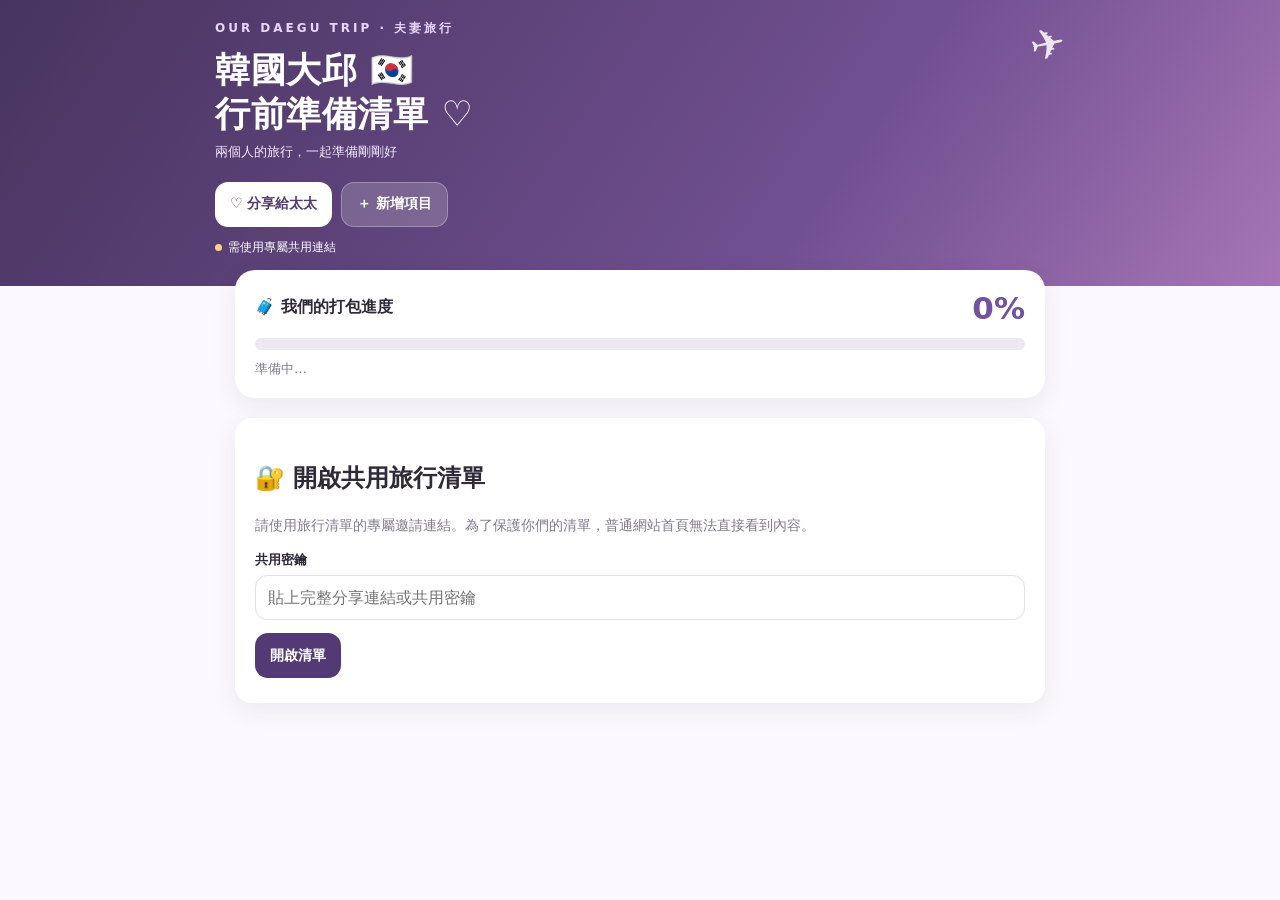
<file: daegu-trip/index.html>
<!doctype html>
<html lang="zh-Hant">
<head>
<meta charset="utf-8">
<meta name="viewport" content="width=device-width,initial-scale=1,viewport-fit=cover">
<meta name="theme-color" content="#533a74">
<meta name="description" content="韓國大邱夫妻共用旅行檢核表｜兩支手機同步勾選">
<title>韓國大邱 ♡ 夫妻旅行清單</title>
<style>
:root{--plum:#533a74;--purple:#72519f;--pink:#f7e6f4;--paper:#fbf9fd;--ink:#2f2a38;--muted:#817c89;--line:#ede7f1;--green:#258a69;--shadow:0 7px 24px rgba(67,42,90,.08)}*{box-sizing:border-box}html{scroll-behavior:smooth}body{background:var(--paper);margin:0;font-family:-apple-system,BlinkMacSystemFont,"Noto Sans TC","PingFang TC",system-ui,sans-serif;color:var(--ink);-webkit-tap-highlight-color:transparent}button,input,select{font:inherit}button{cursor:pointer}header{color:white;background:linear-gradient(125deg,#47345f 0%,#715091 65%,#a575b6 100%);padding:calc(20px + env(safe-area-inset-top)) 20px 30px}header .wrap,main{max-width:850px;margin:auto}.eyebrow{font-size:12px;letter-spacing:3px;color:#e9d5fa;font-weight:700}h1{font-size:29px;line-height:1.25;letter-spacing:.6px;margin:12px 0 6px}header p{color:#f4eaff;margin:0;font-size:13px}.header-row{display:flex;justify-content:space-between;align-items:flex-start;gap:8px}.plane{font-size:42px;transform:rotate(-12deg);opacity:.85}.top-actions{display:flex;gap:9px;margin-top:21px}.btn{appearance:none;border:0;border-radius:13px;min-height:45px;padding:10px 15px;font-weight:750;font-size:14px}.whitebtn{background:#fff;color:var(--plum)}.ghostbtn{background:rgba(255,255,255,.18);border:1px solid rgba(255,255,255,.28);color:#fff}.btn:active{transform:scale(.98)}main{padding:0 16px 100px}.progress-card{background:#fff;border-radius:20px;box-shadow:var(--shadow);padding:20px;margin-top:-16px;position:relative}.progress-head{display:flex;align-items:center;justify-content:space-between;gap:9px}.progress-label{font-weight:800;font-size:16px}.big-percent{font-size:31px;font-weight:850;color:var(--purple);font-variant-numeric:tabular-nums}.bar{height:12px;border-radius:20px;background:#eee8f3;overflow:hidden;margin-top:12px}.bar span{display:block;height:100%;width:0;background:linear-gradient(90deg,#a875c8,#5d9b94);border-radius:20px;transition:width .25s}.countline{display:flex;justify-content:space-between;color:var(--muted);font-size:13px;margin-top:10px}.sync{display:flex;align-items:center;gap:6px;font-size:12px;color:#fff;margin-top:12px;min-height:16px}.dot{width:7px;height:7px;border-radius:50%;background:#a4e3be}.dot.bad{background:#ffce8e}.filters{display:flex;align-items:center;gap:10px;flex-wrap:wrap;margin-top:21px;margin-bottom:14px}.tabset{background:#f0ebf4;display:flex;border-radius:13px;padding:4px;gap:2px}.tabset button{border:0;background:transparent;color:#6f667a;border-radius:10px;padding:8px 12px;font-size:13px;font-weight:700}.tabset button.active{background:#fff;color:var(--plum);box-shadow:0 2px 6px #51345e18}.owner-filter{border:1px solid var(--line);background:#fff;padding:10px;border-radius:12px;color:var(--ink);font-size:13px;margin-left:auto}.category{background:#fff;border:1px solid #f0ebf3;border-radius:16px;margin-bottom:12px;box-shadow:0 3px 12px #45335c0a;overflow:hidden}summary{list-style:none;cursor:pointer;display:flex;align-items:center;padding:16px;gap:10px}summary::-webkit-details-marker{display:none}.category-icon{font-size:20px;background:#f6edfa;border-radius:11px;width:40px;height:40px;display:grid;place-items:center}.category-heading{flex:1}.category-heading b{display:block;font-size:15px}.category-heading small{display:block;color:var(--muted);font-size:12px;margin-top:3px}.chev{color:#a29aa9;font-size:15px;transition:transform .2s}details[open] .chev{transform:rotate(90deg)}.item{display:flex;gap:11px;padding:13px 14px;border-top:1px solid #f3eff5;align-items:flex-start;min-height:66px}.item.done{background:#fdfbfe}.check{width:26px;height:26px;flex:none;cursor:pointer;accent-color:#7e5ea2;margin:3px 0 0}.item-content{flex:1;min-width:0}.item-name{font-weight:650;font-size:15px;line-height:1.45;overflow-wrap:anywhere}.item.done .item-name{text-decoration:line-through;color:#aaa1b1}.item-note{color:#958b9c;font-size:12px;line-height:1.5;margin-top:3px}.person{border:1px solid #e8deee;background:#fbf8fe;border-radius:10px;padding:7px 5px;font-size:12px;color:var(--plum);max-width:76px;flex:none}.delete{background:transparent;border:0;color:#b4a6b8;font-size:20px;padding:4px 2px;min-width:22px}#empty{background:#fff;border-radius:16px;padding:28px;text-align:center;color:var(--muted);display:none}.bottom{position:fixed;bottom:0;left:0;right:0;z-index:7;background:rgba(255,255,255,.97);border-top:1px solid var(--line);padding:10px 18px calc(10px + env(safe-area-inset-bottom));display:flex;align-items:center;justify-content:center;gap:10px}.bottom-inner{max-width:850px;width:100%;display:flex;justify-content:space-between;align-items:center}.bottom strong{color:var(--plum);font-size:14px}.bottom small{display:block;color:#958c9f;font-size:11px;margin-top:3px}.add-mini{background:var(--plum);color:white}.intro{display:block;margin:18px 2px 12px;color:#82798a;font-size:12px;line-height:1.6}.screen{position:fixed;inset:0;z-index:20;background:#17122282;display:none;align-items:center;justify-content:center;padding:18px}.screen.open{display:flex}.dialog{background:white;border-radius:21px;width:min(100%,470px);padding:24px;box-shadow:0 15px 55px #1c122d33}.dialog h2{font-size:21px;margin:0 0 8px}.dialog p{font-size:13px;color:var(--muted);line-height:1.6}.field{margin:13px 0}.field label{display:block;font-size:13px;font-weight:700;margin-bottom:6px}.field input,.field select{width:100%;border:1px solid #e6ddeb;border-radius:12px;padding:12px;color:var(--ink);background:#fff;outline-color:var(--purple)}.dialog-buttons{display:flex;gap:9px;margin-top:20px}.dialog-buttons .btn{flex:1}.mainbtn{background:var(--plum);color:white}.cancelbtn{background:#f0ebf4;color:var(--plum)}.toast{position:fixed;bottom:85px;left:50%;transform:translateX(-50%);z-index:30;color:white;background:#382e42;padding:11px 16px;border-radius:14px;font-size:13px;box-shadow:var(--shadow);display:none;max-width:90vw;min-width:160px;text-align:center}.loading{padding:40px 12px;text-align:center;color:#877994}.hint{margin-top:20px;font-size:12px;color:#92889a;line-height:1.6}#lockscreen{display:none;background:#fff;padding:25px 20px;border-radius:17px;margin:20px 0;box-shadow:var(--shadow)}@media(min-width:720px){h1{font-size:35px}main{padding:0 20px 120px}.item{padding:13px 18px}.filters{margin-top:28px}}
</style>
</head>
<body>
<header><div class="wrap"><div class="header-row"><div><div class="eyebrow">OUR DAEGU TRIP · 夫妻旅行</div><h1>韓國大邱 🇰🇷<br>行前準備清單 ♡</h1><p>兩個人的旅行，一起準備剛剛好</p></div><div class="plane">✈️</div></div><div class="top-actions"><button class="btn whitebtn" id="shareBtn">♡ 分享給太太</button><button class="btn ghostbtn" id="addTop">＋ 新增項目</button></div><div class="sync"><span class="dot" id="syncdot"></span><span id="syncText">正在連線…</span></div></div></header>
<main>
<section class="progress-card" id="stats"><div class="progress-head"><div class="progress-label">🧳 我們的打包進度</div><div class="big-percent" id="percent">0%</div></div><div class="bar"><span id="bar"></span></div><div class="countline"><span id="checkedCount">準備中…</span><span id="remainCount"></span></div></section>
<section id="lockscreen"><h2>🔐 開啟共用旅行清單</h2><p style="color:#82798a;font-size:14px;line-height:1.65">請使用旅行清單的專屬邀請連結。為了保護你們的清單，普通網站首頁無法直接看到內容。</p><div class="field"><label for="invite">共用密鑰</label><input id="invite" type="password" placeholder="貼上完整分享連結或共用密鑰"></div><button class="btn mainbtn" id="unlock">開啟清單</button></section>
<div id="app"><p class="intro">☑️ 勾選後自動儲存，另一支手機約 6 秒內同步。選擇「我、太太、共同」即可分工。</p><section class="filters"><div class="tabset" role="group" aria-label="篩選狀態"><button data-filter="all" class="active">全部</button><button data-filter="todo">未完成</button><button data-filter="done">已完成</button></div><select id="ownerFilter" class="owner-filter" aria-label="依負責人篩選"><option value="all">👫 全部負責人</option><option value="我">🙋 我</option><option value="太太">🙋‍♀️ 太太</option><option value="共同">🤝 共同</option></select></section><div id="groups"><div class="loading">載入共同清單中…</div></div><div id="empty">目前沒有符合條件的項目，換個篩選方式看看 ✨</div><p class="hint">🔒 只有取得這個專屬連結的人可以讀取與修改清單，請勿公開分享。旅遊及航空入境規定可能調整，出發前請再次確認。</p></div>
</main>
<div class="bottom" id="bottom"><div class="bottom-inner"><div><strong id="bottomPct">共同完成 0%</strong><small>所有變更儲存在線上</small></div><button class="btn add-mini" id="addBottom">＋ 加入清單</button></div></div>
<div class="screen" id="modal"><div class="dialog" role="dialog" aria-modal="true" aria-labelledby="modalTitle"><h2 id="modalTitle">✨ 新增旅行物品</h2><p>新增後，你和太太都能同步看到。</p><form id="newForm"><div class="field"><label for="newTitle">項目名稱 *</label><input id="newTitle" maxlength="120" required placeholder="例如：相機、伴手禮清單"></div><div class="field"><label for="newCat">分類</label><select id="newCat"></select></div><div class="field"><label for="newPerson">負責準備</label><select id="newPerson"><option value="共同">🤝 共同</option><option value="我">🙋 我</option><option value="太太">🙋‍♀️ 太太</option></select></div><div class="field"><label for="newNote">備註（選填）</label><input id="newNote" maxlength="220" placeholder="例如：帶一條備用充電線"></div><div class="dialog-buttons"><button type="button" class="btn cancelbtn" id="cancelModal">取消</button><button type="submit" class="btn mainbtn" id="saveNew">加入清單</button></div></form></div></div>
<div class="toast" id="toast" role="status"></div>
<script>
(function(){
"use strict";
var endpoint="https://xpwcrsbqtmandjyjrgts.supabase.co/functions/v1/daegu-trip-sync";
var categories=["證件資料","卡片現金","電子設備","衣物類","洗漱護膚","藥品健康","實用小物","必備 APP","行前確認"];
var emoji={"證件資料":"🛂","卡片現金":"💳","電子設備":"🔌","衣物類":"🧥","洗漱護膚":"🧴","藥品健康":"💊","實用小物":"🎒","必備 APP":"📱","行前確認":"✅"};
var state={items:[],filter:"all",owner:"all",token:"",busy:false,loading:false,ready:false,opened:new Set(categories),lastSignature:""};
var $=function(id){return document.getElementById(id);};
var escapeHtml=function(s){return String(s==null?"":s).replace(/[&<>"']/g,function(c){return {"&":"&amp;","<":"&lt;",">":"&gt;",'"':"&quot;","'":"&#39;"}[c];});};
function toast(msg){var e=$("toast");e.textContent=msg;e.style.display="block";clearTimeout(toast.timer);toast.timer=setTimeout(function(){e.style.display="none";},2600);}
function sync(s,bad){$("syncText").textContent=s;$("syncdot").className="dot"+(bad?" bad":"");}
function getToken(){var match=location.hash.match(/(?:^#|&)key=([A-Za-z0-9_-]+)/);return match?match[1]:"";}
function setToken(value){state.token=value;history.replaceState(null,"",location.pathname+location.search+"#key="+encodeURIComponent(value));$("lockscreen").style.display="none";$("app").style.display="block";$("bottom").style.display="flex";}
async function call(action,body){var controller=new AbortController();var timeout=setTimeout(function(){controller.abort();},14000);
try{
var response=await fetch(endpoint,{method:"POST",headers:{"Content-Type":"application/json"},body:JSON.stringify(Object.assign({token:state.token,action:action},body||{})),signal:controller.signal,cache:"no-store"});
var data=await response.json().catch(function(){return {error:"回應格式錯誤"};});
if(!response.ok||!data.ok)throw Error(data.error||"連線失敗");
return data;
}finally{clearTimeout(timeout);}}
function render(force){
var signature=JSON.stringify(state.items);
if(!force&&signature===state.lastSignature)return;
state.lastSignature=signature;
var all=state.items;var done=all.filter(function(x){return x.checked;}).length;
var pct=all.length?Math.round(done/all.length*100):0;
$("percent").textContent=pct+"%";$("bar").style.width=pct+"%";
$("checkedCount").textContent="已完成 "+done+" / "+all.length+" 項";
$("remainCount").textContent=all.length-done+" 項待準備";
$("bottomPct").textContent="共同完成 "+pct+"%";
var visibleCount=0,markup="";
categories.concat(Array.from(new Set(all.map(function(x){return x.category;}))).filter(function(c){return !categories.includes(c);})).forEach(function(cat){
var catItems=all.filter(function(x){return x.category===cat;});
if(!catItems.length)return;
var completed=catItems.filter(function(x){return x.checked;}).length;
var list=catItems.filter(function(x){return (state.filter==="all"||(state.filter==="done"?x.checked:!x.checked))&&(state.owner==="all"||x.assignee===state.owner);});
if(!list.length)return;
visibleCount+=list.length;
markup+='<details class="category" data-cat="'+escapeHtml(cat)+'" '+(state.opened.has(cat)?"open":"")+'><summary><span class="category-icon">'+(emoji[cat]||"📌")+'</span><span class="category-heading"><b>'+escapeHtml(cat)+'</b><small>'+completed+' / '+catItems.length+' 項已完成</small></span><span class="chev">›</span></summary>';
list.forEach(function(item){
markup+='<div class="item '+(item.checked?"done":"")+'" data-id="'+escapeHtml(item.id)+'"><input class="check" type="checkbox" '+(item.checked?"checked":"")+' aria-label="勾選 '+escapeHtml(item.title)+'"><div class="item-content"><div class="item-name">'+escapeHtml(item.title)+'</div>'+(item.detail?'<div class="item-note">'+escapeHtml(item.detail)+'</div>':"")+'</div><select class="person" aria-label="指派 '+escapeHtml(item.title)+'"><option value="共同" '+(item.assignee==="共同"?"selected":"")+'>共同</option><option value="我" '+(item.assignee==="我"?"selected":"")+'>我</option><option value="太太" '+(item.assignee==="太太"?"selected":"")+'>太太</option></select>'+(item.is_custom?'<button class="delete" title="刪除此自訂項目" aria-label="刪除此項目">×</button>':"")+'</div>';
});
markup+="</details>";
});
$("groups").innerHTML=markup;
$("empty").style.display=visibleCount?"none":"block";
}
async function refresh(force){
if(state.busy||state.loading||!state.token)return;
state.loading=true;
try{
var d=await call("list");
state.items=d.items||[];state.ready=true;render(force);sync("✓ 已連線 · 自動同步中",false);
}catch(err){sync("無法同步："+err.message,true);if(!state.ready)$("groups").innerHTML='<div class="loading">載入失敗，請檢查網路或分享連結。</div>';}
finally{state.loading=false;}
}
async function mutate(action,payload){
if(state.busy)return;
state.busy=true;sync("儲存中…",false);
try{await call(action,payload);await (async function(){var d=await call("list");state.items=d.items||[];render(true);})();sync("✓ 已儲存 · 自動同步中",false);return true;}
catch(err){toast("⚠️ "+err.message);sync("儲存失敗，請再試一次",true);await refresh(true);return false;}
finally{state.busy=false;}
}
$("groups").addEventListener("toggle",function(e){if(e.target.tagName!=="DETAILS")return;var cat=e.target.dataset.cat;if(e.target.open)state.opened.add(cat);else state.opened.delete(cat);},true);
$("groups").addEventListener("change",function(e){var row=e.target.closest(".item");if(!row)return;
var id=row.dataset.id;var old=state.items.find(function(x){return x.id===id;});if(!old)return;
if(e.target.classList.contains("check")){var checked=e.target.checked;old.checked=checked;render(true);mutate("update",{id:id,checked:checked});}
if(e.target.classList.contains("person")){var person=e.target.value;old.assignee=person;render(true);mutate("update",{id:id,assignee:person});}
});
$("groups").addEventListener("click",function(e){if(!e.target.classList.contains("delete"))return;var row=e.target.closest(".item");if(!row)return;if(confirm("確定移除此項目？"))mutate("delete",{id:row.dataset.id});});
document.querySelectorAll("[data-filter]").forEach(function(el){el.addEventListener("click",function(){state.filter=this.dataset.filter;document.querySelectorAll("[data-filter]").forEach(function(b){b.classList.toggle("active",b.dataset.filter===state.filter);});render(true);});});
$("ownerFilter").addEventListener("change",function(){state.owner=this.value;render(true);});
function openModal(){$("newForm").reset();$("modal").classList.add("open");$("newTitle").focus();}
function closeModal(){$("modal").classList.remove("open");}
$("addTop").addEventListener("click",openModal);$("addBottom").addEventListener("click",openModal);$("cancelModal").addEventListener("click",closeModal);
$("modal").addEventListener("click",function(e){if(e.target===this)closeModal();});
document.addEventListener("keydown",function(e){if(e.key==="Escape")closeModal();});
$("newCat").innerHTML=categories.map(function(c){return '<option value="'+escapeHtml(c)+'">'+escapeHtml(c)+'</option>';}).join("");
$("newForm").addEventListener("submit",async function(e){e.preventDefault();var b=$("saveNew");b.disabled=true;try{var success=await mutate("add",{title:$("newTitle").value.trim(),category:$("newCat").value,assignee:$("newPerson").value,detail:$("newNote").value.trim()});if(success){closeModal();toast("💜 已加入共同清單");}}finally{b.disabled=false;}});
$("shareBtn").addEventListener("click",async function(){if(!state.token){toast("請先開啟共用清單");return;}var link=location.href;
try{if(navigator.share){await navigator.share({title:"我們的韓國大邱旅行清單 ♡",text:"一起勾選行李和旅遊準備事項！",url:link});}else if(navigator.clipboard){await navigator.clipboard.writeText(link);toast("🔗 共用連結已複製");}else{window.prompt("複製這個網址傳給太太",link);}}
catch(err){if(err.name!=="AbortError"){window.prompt("複製這個網址傳給太太",link);}}
});
$("unlock").addEventListener("click",function(){var val=$("invite").value.trim();var m=val.match(/(?:#|&)key=([A-Za-z0-9_-]+)/);val=m?m[1]:val;if(!/^[A-Za-z0-9_-]{32,128}$/.test(val)){toast("請貼上正確的共用連結或密鑰");return;}setToken(val);refresh(true);});
function init(){var key=getToken();if(!key){$("lockscreen").style.display="block";$("app").style.display="none";$("bottom").style.display="none";sync("需使用專屬共用連結",true);return;}setToken(key);refresh(true);setInterval(function(){if(!document.hidden)refresh(false);},6000);document.addEventListener("visibilitychange",function(){if(!document.hidden)refresh(false);});window.addEventListener("focus",function(){refresh(false);});}
init();
})();
</script>
</body></html>
</file>
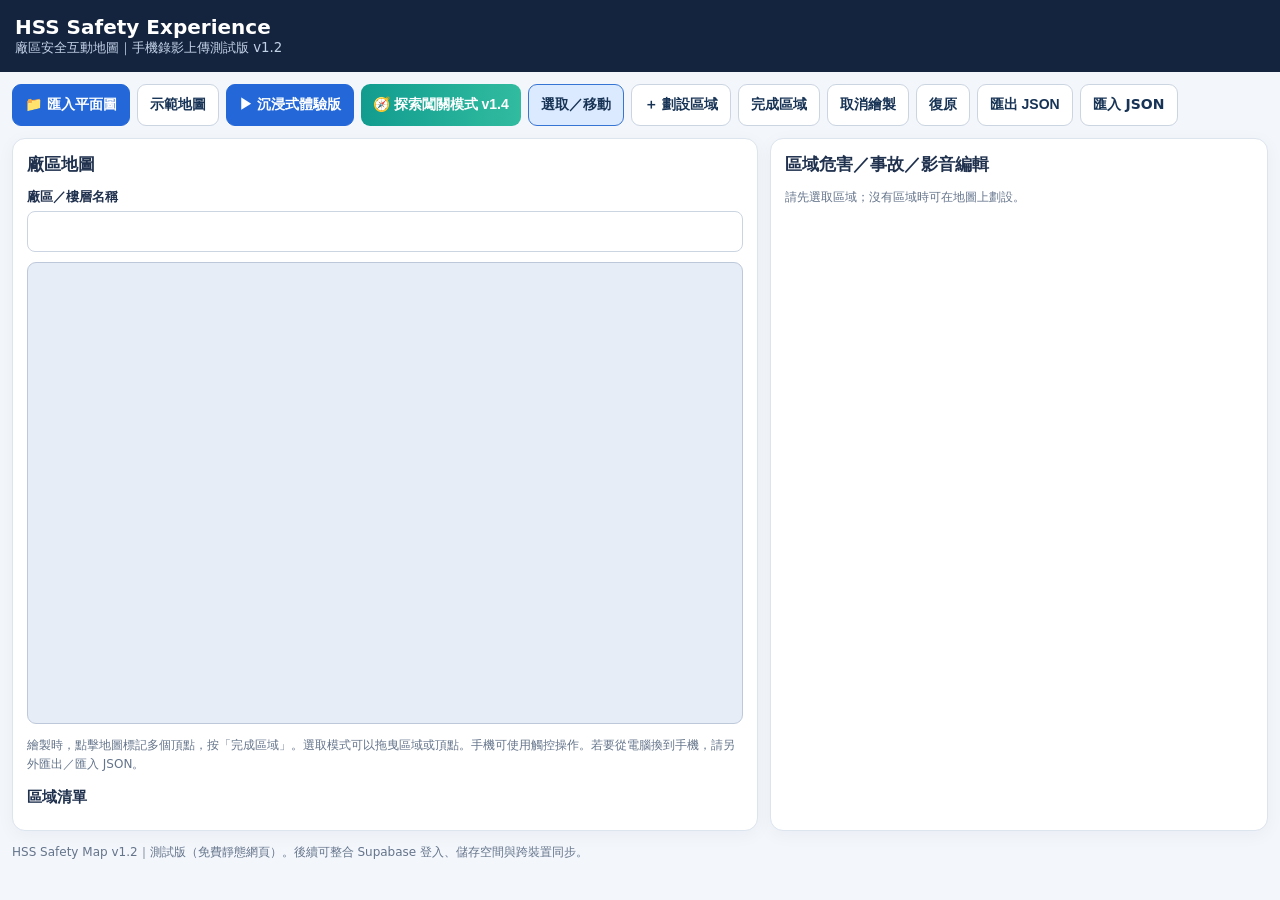
<file: hss-safety-map/index.html>
<!doctype html>
<html lang="zh-Hant"><head><meta charset="utf-8"><meta name="viewport" content="width=device-width,initial-scale=1,viewport-fit=cover"><title>HSS Safety Map | 手機區域影音管理</title>
<style>
:root{font-family:system-ui,-apple-system,"Noto Sans TC",sans-serif;color:#20314e;background:#f3f6fb}*{box-sizing:border-box}body{margin:0}header{background:#14243e;color:white;padding:15px}header strong{font-size:20px}header small{display:block;color:#c4d2e7}button,.btn{display:inline-flex;align-items:center;justify-content:center;min-height:42px;padding:9px 12px;border:1px solid #cbd5e1;border-radius:9px;background:white;color:#173355;font-weight:650;font-size:14px;cursor:pointer}button.primary,.btn.primary{background:#2367d8;border-color:#2367d8;color:white}button.danger{color:#ad2432}button.active{background:#dceaff;border-color:#3775d4}button:disabled{opacity:.45}input,select,textarea{width:100%;font:inherit;padding:10px;border:1px solid #cbd5e1;border-radius:8px;background:white;color:#1e293b}input[type=file]{display:none}textarea{min-height:76px;resize:vertical}main{max-width:1480px;margin:auto;padding:12px}.toolbar{display:flex;flex-wrap:wrap;gap:7px;margin-bottom:12px}.layout{display:grid;grid-template-columns:minmax(0,1.5fr) minmax(300px,1fr);gap:12px}.card{border:1px solid #dce4ee;border-radius:13px;background:white;padding:14px;box-shadow:0 4px 18px #1122330b}.card h2{font-size:17px;margin:0 0 12px}.card h3{font-size:15px;margin:15px 0 9px}.caption{font-size:12px;color:#64748b;line-height:1.55}.stage{position:relative;border:1px solid #bdc9db;border-radius:9px;overflow:hidden;background:#e6edf6;aspect-ratio:1.55;min-height:260px;touch-action:none}.stage svg{display:block;width:100%;height:100%;touch-action:none}.zone{cursor:pointer;stroke-width:.65}.zone.selected{stroke:#14243e;stroke-width:1.2}.label{font-size:2.7px;fill:#14243e;stroke:white;stroke-width:.6px;paint-order:stroke;pointer-events:none;font-weight:750}.handle{fill:white;stroke:#1e5cbd;stroke-width:.55}.field{margin:10px 0}.field label{display:block;font-size:13px;font-weight:650;margin-bottom:5px}.tools{display:flex;gap:7px;flex-wrap:wrap}.zoneItem{width:100%;justify-content:space-between;margin-bottom:6px}.zoneItem.selected{background:#e8f1ff;border-color:#4b84e9}.media{padding:12px;margin-top:15px;background:#f1f6ff;border-radius:9px;border:1px solid #d5e4ff}.media video{display:block;width:100%;max-height:300px;background:#14243e;border-radius:8px;margin:8px 0}.vid{background:white;border:1px solid #dae2f0;border-radius:9px;padding:10px;margin:8px 0;overflow-wrap:anywhere}.case{border:1px solid #dae2ec;border-radius:8px;padding:9px;margin:7px 0;font-size:13px}#status{font-size:12px;color:#0e674f;min-height:20px;margin:8px 0}.warning{font-size:12px;color:#7b4b12;background:#fff5df;border-radius:8px;padding:10px;line-height:1.6}.hide{display:none!important}@media(max-width:800px){.layout{display:block}.layout>.card{margin-bottom:12px}.stage{min-height:230px}header strong{font-size:18px}} 

/* Immersive walkthrough v1.3 */
#experience{position:fixed;inset:0;z-index:999;background:#071426f2;display:none;overflow:auto;color:#eaf2ff;padding:12px}#experience.show{display:block}.exp-wrap{max-width:1050px;margin:0 auto}.exp-top{display:flex;align-items:center;justify-content:space-between;gap:10px;margin-bottom:12px}.exp-title{font-weight:800;font-size:20px}.exp-screen{position:relative;background:#0b1930;border:1px solid #49627d;border-radius:14px;overflow:hidden;min-height:280px;aspect-ratio:16/9;display:flex;align-items:center;justify-content:center}.exp-screen video{width:100%;height:100%;object-fit:contain;position:absolute;inset:0;background:#0c1729}.exp-placeholder{width:100%;height:100%;position:absolute;inset:0;background:linear-gradient(135deg,#172f46,#254758 52%,#112233);display:flex;align-items:center;justify-content:center}.exp-placeholder svg{height:100%;width:100%}.exp-hotspot{position:absolute;top:44%;left:62%;border:2px solid white;border-radius:50%;width:48px;height:48px;background:#e65034d9;color:white;font-size:22px;animation:exp-pulse 1.8s infinite;box-shadow:0 0 0 4px #e6503450}@keyframes exp-pulse{50%{box-shadow:0 0 0 13px #e6503418}}.exp-controls{display:flex;flex-wrap:wrap;gap:8px;margin:12px 0}.exp-panel{background:#162b42;border:1px solid #36536f;border-radius:12px;padding:15px;margin:10px 0}.exp-panel h3{margin:0 0 8px;color:#fff}.exp-panel p{line-height:1.65;margin:6px 0}.exp-panel button{margin:4px}.exp-panel button.correct{background:#c4f2d3}.exp-panel button.incorrect{background:#ffd4d4}.exp-progress{height:7px;background:#334b65;border-radius:99px;overflow:hidden;margin:14px 0}.exp-progress span{height:100%;display:block;background:#52d9ad;transition:width .3s}.exp-muted{color:#b9cbe0;font-size:13px}.exp-results{font-weight:700;color:#9ef0c0}.exp-pill{color:#fce4bb;background:#603f18;padding:5px 9px;border-radius:99px;font-size:12px}body.exp-open{overflow:hidden}@media(max-width:700px){.exp-title{font-size:16px}.exp-screen{min-height:230px;aspect-ratio:4/3}.exp-hotspot{width:40px;height:40px}.exp-top{align-items:start}}</style></head><body><header><strong>HSS Safety Experience</strong><small>廠區安全互動地圖｜手機錄影上傳測試版 v1.2</small></header>
<main><div class="toolbar">
<label class="btn primary">📁 匯入平面圖<input type="file" id="mapFile" accept="image/png,image/jpeg,image/webp"></label>
<button id="demo">示範地圖</button><button class="primary" id="experienceLaunch">▶ 沉浸式體驗版</button><button class="primary" id="questLaunch" style="background:linear-gradient(90deg,#119c8f,#31bca0);color:white;border:0">🧭 探索闖關模式 v1.4</button><button id="select" class="active">選取／移動</button><button id="draw">＋ 劃設區域</button><button id="finish">完成區域</button><button id="cancel">取消繪製</button><button id="undo">復原</button><button id="export">匯出 JSON</button><label class="btn">匯入 JSON<input type="file" id="import" accept=".json,application/json"></label>
</div><div class="layout">
<section class="card"><h2>廠區地圖</h2><div class="field"><label>廠區／樓層名稱</label><input id="site"></div><div class="stage"><svg id="svg" viewBox="0 0 100 65" preserveAspectRatio="none"><image id="mapImg" x="0" y="0" width="100" height="65" preserveAspectRatio="none"></image><g id="shapes"></g><g id="draft"></g></svg></div><p class="caption">繪製時，點擊地圖標記多個頂點，按「完成區域」。選取模式可以拖曳區域或頂點。手機可使用觸控操作。若要從電腦換到手機，請另外匯出／匯入 JSON。</p><h3>區域清單</h3><div id="zones"></div></section>
<section class="card"><h2>區域危害／事故／影音編輯</h2><div id="empty" class="caption">請先選取區域；沒有區域時可在地圖上劃設。</div>
<div id="editor" class="hide"><div class="field"><label>區域名稱</label><input id="name"></div><div class="field"><label>風險等級</label><select id="risk"><option>高</option><option>中</option><option>低</option></select></div><div class="field"><label>危害告知</label><textarea id="hazards"></textarea></div><div class="field"><label>安全措施／PPE</label><textarea id="controls"></textarea></div><div class="tools"><button class="primary" id="save">儲存區域資料</button><button class="danger" id="delete">刪除此區域</button></div>
<div class="media"><h3>🎬 指定區域的沉浸式影音教材</h3><p class="caption">手機可直接拍攝，或從相簿／檔案選擇已錄好的影片。支援多部影片，與目前區域綁定。</p><div class="tools">
<label class="btn primary">＋ 上傳影片<input type="file" id="videoFile" accept="video/*" multiple></label><label class="btn">📷 現場拍攝<input type="file" id="recordFile" accept="video/*" capture="environment"></label></div><div id="status"></div><div id="videos"></div>
<div class="field"><label>360° 實景連結（選填）</label><input id="tour" placeholder="https://"></div><button id="openTour">開啟 360° 連結</button><p class="warning">此為測試網站：平面圖、危害資料及影片儲存在目前手機／瀏覽器，不會自動同步其他裝置。公開網站沒有帳號保護，請勿放入正式事故個資或機密內容。JSON 不含影片原檔，請自行保留原片。</p></div>
<h3>歷年事故案例 <button id="addCase">＋ 新增</button></h3><div id="cases"></div></div></section></div><p class="caption">HSS Safety Map v1.2｜測試版（免費靜態網頁）。後續可整合 Supabase 登入、儲存空間與跨裝置同步。</p></main>
<script>
(function(){'use strict';
var KEY='hss_mobile_map_v12',DB='hss_mobile_video_v12',STORE='videos',project={site:'示範廠區 1F',image:'',zones:[]},selected='',mode='select',drawing=[],history=[],drag=null,urls=[],dbPromise;
function E(id){return document.getElementById(id)}function uid(){return crypto.randomUUID?crypto.randomUUID():'z'+Date.now()+Math.random()}function zone(){return project.zones.find(function(z){return z.id===selected})}function save(){try{localStorage.setItem(KEY,JSON.stringify(project))}catch(e){alert('本機儲存空間不足，請匯出 JSON 備份')}}function backup(){history.push(JSON.stringify(project));if(history.length>30)history.shift()}function status(s){E('status').textContent=s}function esc(s){return String(s||'').replace(/[&<>"']/g,function(c){return {'&':'&amp;','<':'&lt;','>':'&gt;','"':'&quot;',"'":'&#39;'}[c]})}
function col(r){return r==='高'?'#ef4444':r==='低'?'#10b981':'#f59e0b'}function pt(e){var s=E('svg'),p=s.createSVGPoint();p.x=e.clientX;p.y=e.clientY;var m=s.getScreenCTM();if(!m)return{x:0,y:0};var q=p.matrixTransform(m.inverse());return{x:Math.max(0,Math.min(100,q.x)),y:Math.max(0,Math.min(65,q.y))}}
function node(tag,attrs){var n=document.createElementNS('http://www.w3.org/2000/svg',tag);Object.keys(attrs).forEach(function(k){n.setAttribute(k,attrs[k])});return n}function setMode(m){mode=m;drawing=[];E('select').classList.toggle('active',m==='select');E('draw').classList.toggle('active',m==='draw');render()}
function choose(id){selected=id;render()}function render(){E('site').value=project.site;E('mapImg').setAttribute('href',project.image||'');E('shapes').replaceChildren();E('draft').replaceChildren();project.zones.forEach(function(z){var poly=node('polygon',{points:z.points.map(function(p){return p.x+','+p.y}).join(' '),fill:col(z.risk),'fill-opacity':z.id===selected?.32:.18,stroke:col(z.risk),class:'zone'+(z.id===selected?' selected':'')});poly.addEventListener('pointerdown',function(e){if(mode!=='select')return;e.stopPropagation();choose(z.id);drag={type:'area',id:z.id,start:pt(e),original:z.points.map(function(p){return {...p}}),moved:false};E('svg').setPointerCapture(e.pointerId)});E('shapes').append(poly);var x=z.points.reduce(function(a,b){return a+b.x},0)/z.points.length,y=z.points.reduce(function(a,b){return a+b.y},0)/z.points.length;var lab=node('text',{x:x,y:y,'text-anchor':'middle',class:'label'});lab.textContent=z.name;E('shapes').append(lab);if(selected===z.id&&mode==='select'){z.points.forEach(function(p,i){var h=node('circle',{cx:p.x,cy:p.y,r:1.1,class:'handle'});h.addEventListener('pointerdown',function(e){e.stopPropagation();drag={type:'handle',id:z.id,index:i,start:pt(e),original:z.points.map(function(p){return {...p}}),moved:false};E('svg').setPointerCapture(e.pointerId)});E('shapes').append(h)})}});if(drawing.length){E('draft').append(node('polyline',{points:drawing.map(function(p){return p.x+','+p.y}).join(' '),fill:'none',stroke:'#2563eb','stroke-width':'.8','stroke-dasharray':'1 1'}));drawing.forEach(function(p){E('draft').append(node('circle',{cx:p.x,cy:p.y,r:.8,fill:'#2563eb'}))})}
var list=E('zones');list.replaceChildren();project.zones.forEach(function(z){var b=document.createElement('button');b.className='zoneItem'+(selected===z.id?' selected':'');b.textContent=z.name+'｜'+z.risk+'風險｜'+(z.cases||[]).length+'件';b.onclick=function(){setMode('select');choose(z.id)};list.append(b)});E('empty').classList.toggle('hide',!!zone());E('editor').classList.toggle('hide',!zone());if(zone()){var z=zone();E('name').value=z.name;E('risk').value=z.risk;E('hazards').value=z.hazards||'';E('controls').value=z.controls||'';E('tour').value=z.tour||'';renderCases();renderVideos()}}
function finish(){if(drawing.length<3){alert('至少點選三個點');return}backup();var z={id:uid(),name:'新區域 '+(project.zones.length+1),risk:'中',hazards:'',controls:'',tour:'',points:drawing.map(function(p){return {...p}}),cases:[],videos:[]};project.zones.push(z);selected=z.id;setMode('select');save()}E('svg').addEventListener('click',function(e){if(mode==='draw'){drawing.push(pt(e));render()}});E('svg').addEventListener('pointermove',function(e){if(!drag)return;var z=project.zones.find(function(v){return v.id===drag.id});if(!z)return;var p=pt(e);if(Math.abs(p.x-drag.start.x)+Math.abs(p.y-drag.start.y)>.1)drag.moved=true;if(drag.type==='handle')z.points[drag.index]=p;else z.points=drag.original.map(function(q){return{x:Math.max(0,Math.min(100,q.x+p.x-drag.start.x)),y:Math.max(0,Math.min(65,q.y+p.y-drag.start.y))}});render()});E('svg').addEventListener('pointerup',function(){if(drag&&drag.moved){history.push(JSON.stringify({...project,zones:project.zones.map(function(z){return z.id===drag.id?{...z,points:drag.original}:z})}));save()}drag=null});E('svg').addEventListener('pointercancel',function(){drag=null});
E('select').onclick=function(){setMode('select')};E('draw').onclick=function(){setMode('draw')};E('finish').onclick=finish;E('cancel').onclick=function(){drawing=[];render()};E('undo').onclick=function(){if(!history.length)return alert('沒有可以復原的操作');project=JSON.parse(history.pop());selected='';save();render()};E('save').onclick=function(){var z=zone();if(!z)return;backup();z.name=E('name').value.trim()||'未命名區域';z.risk=E('risk').value;z.hazards=E('hazards').value;z.controls=E('controls').value;z.tour=E('tour').value;save();render();status('區域資料已儲存')};E('delete').onclick=function(){if(!zone()||!confirm('刪除選取區域？'))return;backup();project.zones=project.zones.filter(function(z){return z.id!==selected});selected='';save();render()};E('site').onchange=function(){project.site=this.value;save()};E('mapFile').onchange=function(){var f=this.files[0];if(!f)return;if(f.size>4*1024*1024)return alert('平面圖請小於 4 MB');var r=new FileReader();r.onload=function(){backup();project.image=String(r.result);save();render()};r.readAsDataURL(f);this.value=''};E('export').onclick=function(){var b=new Blob([JSON.stringify(project,null,2)],{type:'application/json'}),a=document.createElement('a');a.href=URL.createObjectURL(b);a.download='HSS_Map_'+new Date().toISOString().slice(0,10)+'.json';a.click();setTimeout(function(){URL.revokeObjectURL(a.href)},1200)};E('import').onchange=async function(){var f=this.files[0];if(!f)return;try{var p=JSON.parse(await f.text());if(!Array.isArray(p.zones))throw Error('格式錯誤');backup();project=p;selected='';save();render()}catch(e){alert('匯入失敗：'+e.message)}this.value=''};E('demo').onclick=function(){if(project.zones.length&&!confirm('使用示範地圖會取代目前專案，確定嗎？'))return;backup();project={site:'示範物流中心 1F',image:'',zones:[{id:uid(),name:'倉儲作業區',risk:'高',hazards:'堆高機、人車交會、貨架掉落',controls:'使用人行道，穿反光背心',tour:'',points:[{x:10,y:15},{x:49,y:15},{x:49,y:55},{x:10,y:55}],cases:[],videos:[]},{id:uid(),name:'裝卸月台',risk:'高',hazards:'車輛倒車、夾捲',controls:'禁止進入倒車盲區',tour:'',points:[{x:54,y:15},{x:90,y:15},{x:90,y:55},{x:54,y:55}],cases:[],videos:[]}]};selected=project.zones[0].id;save();render()};E('openTour').onclick=function(){var u=E('tour').value.trim();if(!/^https:\/\//i.test(u))return alert('請輸入 https:// 連結');window.open(u,'_blank','noopener')};
function renderCases(){var el=E('cases');el.replaceChildren();(zone().cases||[]).forEach(function(c){var d=document.createElement('div');d.className='case';d.textContent=(c.date||'')+'｜'+c.title+'：'+(c.description||'')+'　改善：'+(c.lesson||'');var b=document.createElement('button');b.textContent='編輯';b.onclick=function(){editCase(c.id)};d.append(document.createElement('br'),b);el.append(d)})}function editCase(id){var z=zone();if(!z)return;var c=(z.cases||[]).find(function(v){return v.id===id});var title=prompt('事故標題',c?.title||'');if(!title)return;var date=prompt('日期 YYYY-MM-DD',c?.date||'')||'',description=prompt('事故經過與原因',c?.description||'')||'',lesson=prompt('改善措施',c?.lesson||'')||'';backup();if(c)Object.assign(c,{title:title,date:date,description:description,lesson:lesson});else z.cases.push({id:uid(),title:title,date:date,description:description,lesson:lesson});save();renderCases()}E('addCase').onclick=function(){editCase(null)};
function db(){if(!dbPromise)dbPromise=new Promise(function(resolve,reject){var r=indexedDB.open(DB,1);r.onupgradeneeded=function(){r.result.createObjectStore(STORE,{keyPath:'id'})};r.onsuccess=function(){resolve(r.result)};r.onerror=function(){reject(r.error)}});return dbPromise}async function put(item){var d=await db();return new Promise(function(ok,no){var t=d.transaction(STORE,'readwrite');t.objectStore(STORE).put(item);t.oncomplete=ok;t.onerror=function(){no(t.error)}})}async function get(id){var d=await db();return new Promise(function(ok,no){var t=d.transaction(STORE);var r=t.objectStore(STORE).get(id);r.onsuccess=function(){ok(r.result)};r.onerror=function(){no(r.error)}})}async function del(id){var d=await db();return new Promise(function(ok,no){var t=d.transaction(STORE,'readwrite');t.objectStore(STORE).delete(id);t.oncomplete=ok;t.onerror=function(){no(t.error)}})}
var renderToken=0;async function renderVideos(){var token=++renderToken,el=E('videos');urls.forEach(function(u){URL.revokeObjectURL(u)});urls=[];el.replaceChildren();var z=zone();if(!z)return;var zid=z.id;for(var meta of (z.videos||[])){if(token!==renderToken||zone()?.id!==zid)return;var wrap=document.createElement('div');wrap.className='vid';var name=document.createElement('strong');name.textContent=meta.name;wrap.append(name);el.append(wrap);try{var rec=await get(meta.id);if(token!==renderToken||zone()?.id!==zid)return;if(!rec){wrap.append(document.createTextNode('（影片不在本裝置）'));continue}var u=URL.createObjectURL(rec.blob);urls.push(u);var player=document.createElement('video');player.controls=true;player.playsInline=true;player.preload='metadata';player.src=u;wrap.append(player);var down=document.createElement('a');down.className='btn';down.href=u;down.download=meta.name;down.textContent='下載影片';wrap.append(down)}catch(e){wrap.append(document.createTextNode('影片讀取失敗'))}var b=document.createElement('button');b.className='danger';b.textContent='刪除';b.onclick=(function(m){return async function(){if(!confirm('刪除影片？'))return;await del(m.id);var z=zone();if(!z)return;z.videos=z.videos.filter(function(v){return v.id!==m.id});save();renderVideos()}})(meta);wrap.append(b)}}async function upload(input){var z=zone();if(!z)return alert('請先選擇區域');var zid=z.id,files=Array.from(input.files);input.value='';for(var f of files){if(f.size>300*1024*1024){status('影片超過 300 MB，請壓縮後再上傳：'+f.name);continue}try{status('正在存入 '+f.name);var id=uid();await put({id:id,blob:f,name:f.name});var target=project.zones.find(function(v){return v.id===zid});if(target){target.videos=target.videos||[];target.videos.push({id:id,name:f.name,size:f.size});save()}}catch(e){status('儲存失敗：'+e.message)}}if(zone()?.id===zid)renderVideos();status('影片已存入目前手機／瀏覽器（非雲端）')}E('videoFile').onchange=function(){upload(this)};E('recordFile').onchange=function(){upload(this)};

var expStep=1,expObjectUrl=null,expAnswered=false;
function expText(str){return document.createTextNode(str||'')}
function expBtn(label,fn){var b=document.createElement('button');b.textContent=label;b.onclick=fn;return b}
function expDetails(){var z=zone(),area=z?z.name:'物流倉儲示範區';var box=E('expDetails');box.replaceChildren();E('expProgress').style.width=(expStep*25)+'%';for(var i=1;i<=4;i++)E('expStep'+i).classList.toggle('active',i===expStep);
var names=['','進場前安全導覽','找出現場危害','歷年事故與改善','情境安全測驗'];E('expHeading').textContent=names[expStep];
function p(t){var e=document.createElement('p');e.textContent=t;box.append(e)}
if(expStep===1){p('歡迎進入「'+area+'」。請先觀看現場畫面，觀察人員動線、機械設備及可能的危害。');p(z&&z.controls?'進場安全要求：'+z.controls:'進場前確認人行通道、穿戴適當 PPE，不可任意進入車輛作業區。');box.append(expBtn('下一步：辨識危害 →',function(){expStep=2;expDetails()}))}
if(expStep===2){p(z&&z.hazards?'本區既有危害資料：'+z.hazards:'模擬危害：堆高機盲區、人車交會、貨架高處掉落。');p('點選畫面上的紅色「！」標記，觀察危害提示。');box.append(expBtn('我已完成危害辨識 →',function(){expStep=3;expDetails()}))}
if(expStep===3){var c=z&&z.cases&&z.cases[0];p(c?'事故案例：'+c.title+'。'+(c.description||''):'示例事故：人員穿越堆高機行駛路線，駕駛視線受到貨物遮擋，形成碰撞風險。');p(c?'改善措施：'+(c.lesson||'請遵守區域安全規範'):'改善措施：人車分流、指定穿越點、轉彎減速與視線確認。此為虛構教學情境，並非實際事故紀錄。');box.append(expBtn('下一步：安全測驗 →',function(){expStep=4;expDetails()}))}
if(expStep===4){p('情境題：你在倉庫走道看見堆高機正要轉彎，應如何通行？');[['A. 快速穿越車道',false],['B. 留在指定人行區，確認駕駛注意到你並待安全後通行',true],['C. 站在堆高機後方等待',false]].forEach(function(opt){var b=expBtn(opt[0],function(){if(expAnswered)return;expAnswered=true;var result=document.createElement('p');result.className=opt[1]?'exp-results':'exp-pill';result.textContent=opt[1]?'答對了！應遵守人車分流及安全確認。':'尚未通過。請優先選擇安全的人行路徑，避免進入堆高機盲區。';box.append(result);if(opt[1]){box.append(expBtn('✓ 完成體驗（返回地圖）',closeExperience))}else{box.append(expBtn('重新作答',function(){expAnswered=false;expDetails()}))}});box.append(b)})}}
}
function closeExperience(){E('experience').classList.remove('show');document.body.classList.remove('exp-open');E('expVideo').pause();E('expVideo').removeAttribute('src');E('expVideo').load();if(expObjectUrl){URL.revokeObjectURL(expObjectUrl);expObjectUrl=null}}
async function launchExperience(){var z=zone();if(!z){if(project.zones.length){choose(project.zones[0].id);z=zone()}else{E('demo').click();z=zone()}}expStep=1;expAnswered=false;E('experience').classList.add('show');document.body.classList.add('exp-open');E('expSubtitle').textContent=(z?z.name:'示範區域')+'｜互動安全宣導體驗';E('expVideo').classList.add('hide');E('expPlaceholder').classList.remove('hide');E('expHotspot').classList.remove('hide');if(expObjectUrl){URL.revokeObjectURL(expObjectUrl);expObjectUrl=null}var meta=z&&z.videos&&z.videos[0];if(meta){try{var rec=await get(meta.id);if(rec&&E('experience').classList.contains('show')){expObjectUrl=URL.createObjectURL(rec.blob);E('expVideo').src=expObjectUrl;E('expVideo').classList.remove('hide');E('expPlaceholder').classList.add('hide')}}catch(e){}}expDetails()}
E('experienceLaunch').onclick=launchExperience;E('questLaunch').onclick=function(){window.location.href='./quest/'};E('expClose').onclick=closeExperience;E('expHotspot').onclick=function(){expStep=2;expDetails();var p=document.createElement('p');p.className='exp-pill';p.textContent='⚠ 危害熱點：設備視線死角／人車交會。進入前必須確認安全距離與指定人行動線。';E('expDetails').append(p)};for(let s=1;s<=4;s++)E('expStep'+s).onclick=function(){expStep=s;expAnswered=false;expDetails()};

try{var old=JSON.parse(localStorage.getItem(KEY)||'null');if(old&&Array.isArray(old.zones))project=old}catch(e){}render();
})();
</script><div id="experience" role="dialog" aria-modal="true" aria-label="沉浸式導覽"><div class="exp-wrap">
<div class="exp-top"><div><div class="exp-title">HSS｜沉浸式安全導覽</div><div id="expSubtitle" class="exp-muted">虛擬廠區導覽</div></div><button id="expClose" aria-label="關閉導覽">✕ 關閉</button></div>
<div class="exp-screen"><div id="expPlaceholder" class="exp-placeholder"><svg viewBox="0 0 800 450" preserveAspectRatio="xMidYMid slice" aria-label="倉庫示範畫面"><defs><linearGradient id="wall" x2="0" y2="1"><stop stop-color="#42667b"/><stop offset="1" stop-color="#234256"/></linearGradient></defs><rect width="800" height="450" fill="url(#wall)"/><path d="M0 240L400 160 800 240V450H0Z" fill="#4c6370"/><path d="M400 160V0" stroke="#b7c4cc" stroke-width="7"/><g stroke="#9fb4c2" stroke-width="7"><path d="M0 150L800 150M0 55L800 55M180 0V235M625 0V235"/></g><g fill="#c19a58" stroke="#263b48" stroke-width="5"><rect x="70" y="140" width="155" height="80"/><rect x="83" y="68" width="140" height="60"/><rect x="565" y="120" width="190" height="110"/><rect x="570" y="30" width="177" height="76"/></g><path d="M340 450L398 177 462 450" fill="#d9bf72" opacity=".65"/><path d="M376 450L402 200 428 450" fill="#f0d766"/><g transform="translate(290 290)"><rect x="0" y="0" width="140" height="66" rx="8" fill="#eab74d"/><rect x="30" y="-57" width="75" height="58" rx="6" fill="#172c3c" stroke="#eab74d" stroke-width="9"/><circle cx="28" cy="64" r="24" fill="#17242e"/><circle cx="123" cy="64" r="24" fill="#17242e"/><path d="M139 -85V77M148 -85V77" stroke="#c5d7e0" stroke-width="6"/></g><text x="24" y="425" font-size="19" font-weight="bold" fill="#fff">模擬情境：物流倉庫 • 人車交會風險</text></svg></div>
<video id="expVideo" controls playsinline preload="metadata" class="hide"></video><button id="expHotspot" class="exp-hotspot" title="點選辨識危害">!</button></div>
<div class="exp-progress"><span id="expProgress" style="width:20%"></span></div>
<div class="exp-controls"><button id="expStep1" class="active">① 現場導覽</button><button id="expStep2">② 危害辨識</button><button id="expStep3">③ 歷史事故</button><button id="expStep4">④ 安全測驗</button></div>
<div class="exp-panel"><h3 id="expHeading">進場前安全導覽</h3><div id="expDetails"></div></div>
<div class="exp-muted">測試功能：可體驗區域危害、歷史案例及互動測驗；目前不會將作答結果上傳雲端，也不代表正式教育完成。若影片存在另一台裝置，這裡將顯示示範場景。</div>
</div></div></body></html>
</file>
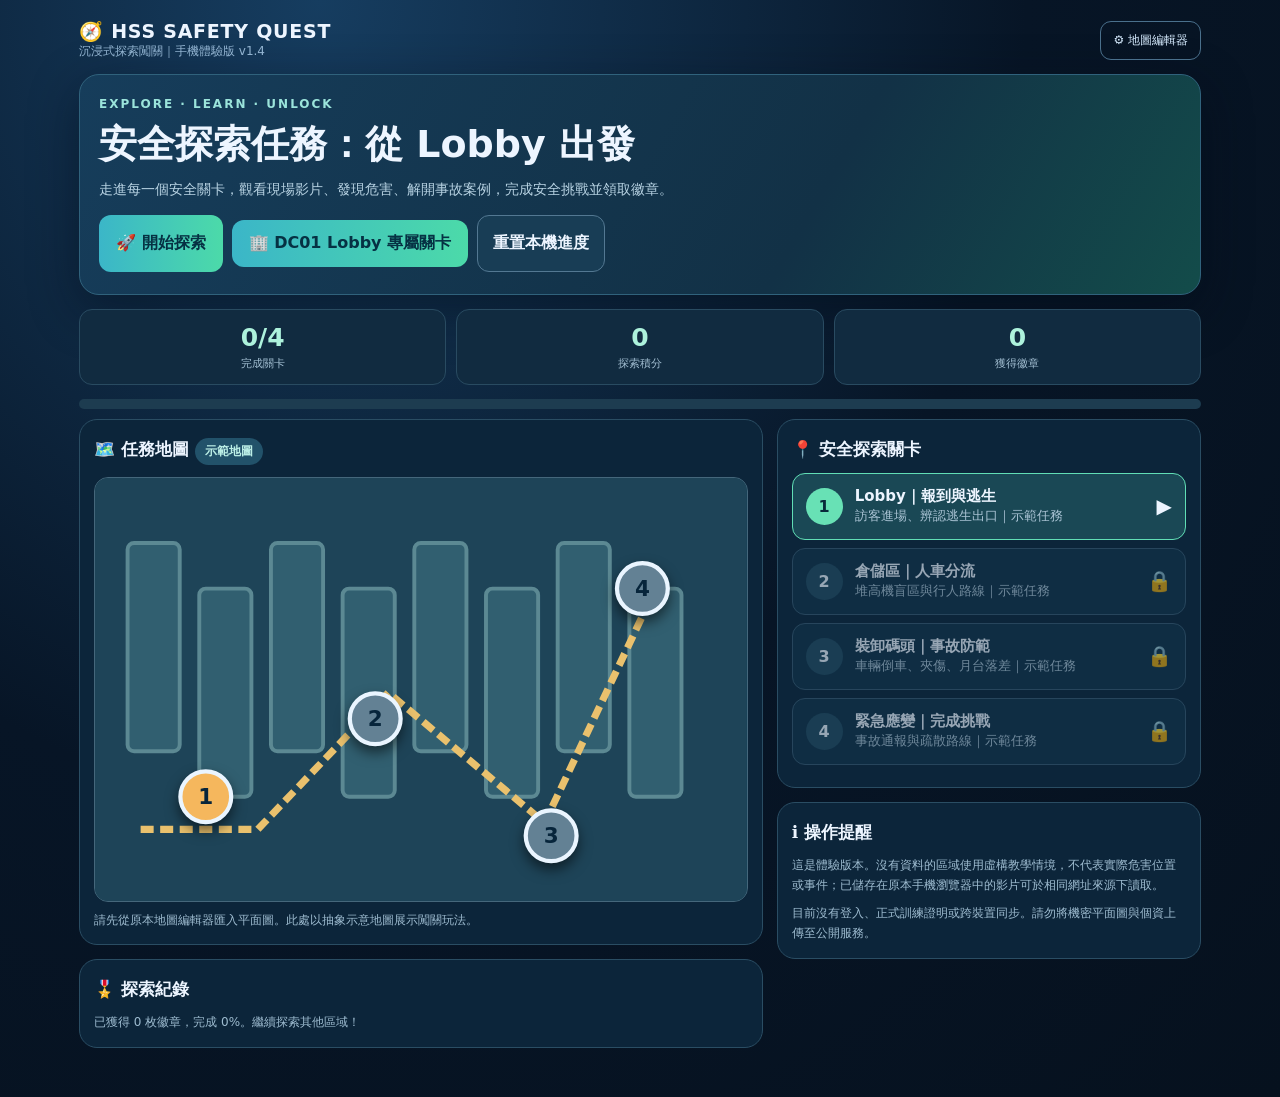
<file: hss-safety-map/quest/index.html>
<!DOCTYPE html><html lang="zh-Hant"><head><meta charset="utf-8"><meta name="viewport" content="width=device-width,initial-scale=1,viewport-fit=cover"><meta name="theme-color" content="#071526"><title>HSS 安全探索任務 | Adventure</title><style>
*{box-sizing:border-box}html{font-family:system-ui,-apple-system,"Noto Sans TC",sans-serif}body{margin:0;color:#edf5ff;background:radial-gradient(ellipse at 25% 0%,#163d60 0%,#071526 52%,#06111e 100%);min-height:100vh}button,input{font:inherit}button{cursor:pointer}button:focus-visible,a:focus-visible{outline:3px solid #74dece;outline-offset:2px}a{color:#bbdbff}.shell{max-width:1150px;margin:auto;padding:14px 14px 35px}.top{display:flex;justify-content:space-between;align-items:center;gap:10px;padding:6px 0 14px}.brand{font-weight:900;font-size:19px;letter-spacing:.04em}.sub{color:#93b4d1;font-size:12px}.back{border:1px solid #4a708c;border-radius:11px;color:#d7ecff;text-decoration:none;padding:10px 12px;white-space:nowrap;font-size:12px}.hero{background:linear-gradient(120deg,#163d5b,#123146 65%,#134c4a);padding:22px 19px;border:1px solid #30627c;border-radius:20px;box-shadow:0 15px 50px #010b177a}.eyebrow{font-size:12px;color:#9be4db;letter-spacing:2px;font-weight:800}.hero h1{font-size:clamp(25px,5vw,38px);margin:8px 0}.hero p{color:#b9d4e4;font-size:14px;line-height:1.7;margin:0}.stats{display:grid;grid-template-columns:repeat(3,minmax(0,1fr));gap:10px;margin:14px 0}.stat{background:#112b40;border:1px solid #294b61;border-radius:13px;padding:13px 8px;text-align:center}.stat b{font-size:25px;color:#adf2dc;display:block}.stat span{font-size:11px;color:#a3bfd2}.progress{height:10px;background:#1d3c50;border-radius:30px;overflow:hidden;margin:10px 0}.progress>div{height:100%;width:0%;transition:width .25s;background:linear-gradient(90deg,#30a6dc,#5fdf9c)}.main{display:grid;grid-template-columns:minmax(0,1.45fr) minmax(280px,.9fr);gap:14px}.panel{background:#0c253a;border:1px solid #2a4d63;border-radius:18px;padding:14px;margin:0 0 14px}.panel h2{font-size:17px;margin:4px 0 12px}.map{position:relative;overflow:hidden;border-radius:14px;background:linear-gradient(140deg,#173b4d,#17465b);aspect-ratio:100/65;min-height:240px;border:1px solid #45677b}.map svg{position:absolute;inset:0;width:100%;height:100%;touch-action:manipulation}.map .floor{opacity:.94}.map .area{fill:#5de6ba;fill-opacity:.10;stroke:#47cbae;stroke-width:.42}.map .area.done{fill:#40d99b;fill-opacity:.27}.map .spot{cursor:pointer;stroke:#eaf5ff;stroke-width:.65;fill:#f5b75d;filter:drop-shadow(0px 1px 1px #0008)}.map .spot.done{fill:#2fbd87}.map .spot.locked{fill:#638194}.map .spottext{font-size:3.3px;pointer-events:none;text-anchor:middle;dominant-baseline:middle;fill:#07253b;font-weight:900}.map .maplabel{font-size:2.5px;fill:#092337;paint-order:stroke;stroke:#eff6ff;stroke-width:.7;pointer-events:none;font-weight:800}.note{color:#9ebcd0;font-size:12px;line-height:1.65;margin:9px 0 0}.mission{display:flex;align-items:center;text-align:left;width:100%;margin:8px 0;background:#12334a;border:1px solid #385a71;border-radius:13px;color:#edf5ff;padding:13px;gap:12px}.mission.selected{border-color:#61deb5;background:#1a4855}.mission.locked{opacity:.62}.num{display:grid;place-items:center;flex:0 0 37px;height:37px;border-radius:50%;background:#234d63;font-weight:900}.selected .num{background:#68e1b5;color:#08293a}.mission small{display:block;color:#abc4d5;line-height:1.5}.mission .title{font-weight:850;font-size:15px}.mission .status{margin-left:auto;font-size:20px}.primary{background:linear-gradient(90deg,#3bb6c8,#4cdaa9);color:#063143;border:0;border-radius:12px;padding:13px 17px;font-weight:900;min-height:47px}.secondary{background:#183d55;border:1px solid #537892;color:#edf5ff;border-radius:12px;padding:12px 15px;font-weight:700}.act{display:flex;gap:9px;flex-wrap:wrap;margin-top:13px}.modal{position:fixed;inset:0;z-index:20;background:#03101de8;display:none;overflow:auto;padding:12px}.modal.open{display:block}body.inmodal{overflow:hidden}.window{max-width:820px;margin:0 auto;background:#0b263c;border:1px solid #426b84;border-radius:18px;padding:15px}.windowhead{display:flex;align-items:center;gap:10px;justify-content:space-between}.window h2{margin:8px 0;font-size:22px}.stage{position:relative;overflow:hidden;background:#092136;border-radius:13px;min-height:240px;aspect-ratio:16/9;display:flex;align-items:center;justify-content:center;border:1px solid #3b5d73}.stage video{width:100%;height:100%;position:absolute;inset:0;object-fit:contain;background:#030e16}.illustration{position:absolute;inset:0;display:grid;place-items:center;background:linear-gradient(125deg,#0a3248,#194753 55%,#103145);text-align:center}.illustration .emoji{font-size:65px}.illustration .label{font-size:18px;font-weight:800;padding:15px}.hazard{position:absolute;right:24%;top:30%;width:56px;height:56px;border:3px solid white;background:#eb6e4a;border-radius:50%;box-shadow:0 0 0 8px #ef6c5045;color:white;font-size:28px;font-weight:900;animation:pulse 1.9s infinite}@keyframes pulse{50%{box-shadow:0 0 0 17px #ef6c5015}}.stepbar{display:flex;gap:7px;margin:12px 0}.stepbar span{flex:1;height:7px;border-radius:20px;background:#254459}.stepbar span.active{background:#51dbb4}.content{background:#123248;border:1px solid #2c556c;border-radius:12px;padding:16px;margin-top:10px;min-height:156px}.content h3{margin:0 0 10px}.content p{color:#bfd6e6;line-height:1.75}.answer{display:block;text-align:left;width:100%;background:#1a4158;color:white;border:1px solid #4f7590;border-radius:12px;padding:13px;margin:9px 0}.answer:hover{border-color:#80e3c7}.feedback{padding:12px;background:#254c5b;border-radius:10px;line-height:1.7;margin:10px 0}.feedback.ok{background:#164d42;color:#baf7da}.feedback.bad{background:#563b36;color:#ffe3d4}.filebtn{position:relative;overflow:hidden;display:inline-flex;align-items:center;justify-content:center}.filebtn input{position:absolute;inset:0;opacity:0;cursor:pointer;width:100%}.badge{display:inline-block;border-radius:20px;padding:5px 10px;background:#22526a;color:#bcefe6;font-size:12px}.cert{text-align:center;border:1px solid #80dcb5;background:linear-gradient(140deg,#103f4e,#184c3f);padding:26px 18px;border-radius:16px}.cert strong{font-size:24px}.cert .star{font-size:65px}.hidden{display:none!important}@media(max-width:760px){.main{grid-template-columns:1fr}.brand{font-size:16px}.hero{padding:18px}.map{min-height:230px}.stage{min-height:220px;aspect-ratio:4/3}.stat b{font-size:21px}}
</style></head><body><div class="shell"><div class="top"><div><div class="brand">🧭 HSS SAFETY QUEST</div><div class="sub">沉浸式探索闖關｜手機體驗版 v1.4</div></div><a class="back" href="../">⚙ 地圖編輯器</a></div>
<section class="hero"><div class="eyebrow">EXPLORE · LEARN · UNLOCK</div><h1>安全探索任務：從 Lobby 出發</h1><p>走進每一個安全關卡，觀看現場影片、發現危害、解開事故案例，完成安全挑戰並領取徽章。</p><div class="act"><button id="start" class="primary">🚀 開始探索</button> <a href="./lobby/" class="primary" style="display:inline-flex;align-items:center;text-decoration:none;margin:5px 0">🏢 DC01 Lobby 專屬關卡</a><button id="reset" class="secondary">重置本機進度</button></div></section>
<div class="stats"><div class="stat"><b id="doneCount">0/0</b><span>完成關卡</span></div><div class="stat"><b id="points">0</b><span>探索積分</span></div><div class="stat"><b id="badges">0</b><span>獲得徽章</span></div></div><div class="progress"><div id="globalProgress"></div></div>
<div class="main"><section><div class="panel"><h2>🗺️ 任務地圖 <span id="mapMode" class="badge">讀取資料中</span></h2><div class="map"><svg id="questMap" viewBox="0 0 100 65" preserveAspectRatio="none"></svg></div><p id="mapNote" class="note"></p></div><div class="panel"><h2>🎖️ 探索紀錄</h2><div id="achievement" class="note">每完成一個關卡可獲得一枚徽章，關卡進度保存在這台裝置的瀏覽器。</div></div></section>
<section><div class="panel"><h2>📍 安全探索關卡</h2><div id="missions"></div></div><div class="panel"><h2>ℹ️ 操作提醒</h2><p class="note">這是體驗版本。沒有資料的區域使用虛構教學情境，不代表實際危害位置或事件；已儲存在原本手機瀏覽器中的影片可於相同網址來源下讀取。</p><p class="note">目前沒有登入、正式訓練證明或跨裝置同步。請勿將機密平面圖與個資上傳至公開服務。</p></div></section></div></div>
<div class="modal" id="modal" role="dialog" aria-modal="true" aria-label="探索任務"><div class="window"><div class="windowhead"><div><div class="sub" id="missionKicker">MISSION 01</div><h2 id="missionHeading"></h2></div><button class="secondary" id="close">✕ 離開</button></div><div class="stage"><div id="illustration" class="illustration"><div><div class="emoji" id="sceneEmoji">🏭</div><div class="label" id="sceneLabel">安全探索示範場景</div></div></div><video id="questVideo" class="hidden" controls playsinline preload="metadata"></video><button class="hazard" id="hazardBtn" aria-label="點擊危害位置">!</button></div><div class="act"><span class="badge" id="videoState">無影片時顯示示範情境</span><label class="secondary filebtn">📹 上傳此區影片<input type="file" id="missionUpload" accept="video/*"></label></div><div class="stepbar"><span id="bar1"></span><span id="bar2"></span><span id="bar3"></span><span id="bar4"></span></div><div class="content" id="missionContent"></div><div class="act" id="missionActions"></div></div></div>
<script>
(function(){'use strict';const MAPKEY='hss_mobile_map_v12',PROGKEY='hss_quest_v14',DB='hss_mobile_video_v12',ST='videos';const $=id=>document.getElementById(id);let project=null,missions=[],selected=0,step=0,discovered=false,answered=false,videoUrl=null,dbPromise,progress={};const demo=[
{name:'Lobby｜報到與逃生',desc:'訪客進場、辨認逃生出口',risk:'低',hazards:'地面滑倒、緊急出口及疏散集合',controls:'確認最近的逃生方向、保持通道暢通',icon:'🏢',pos:[17,49],question:'在 Lobby 聽到緊急疏散警報，應如何應對？',choices:['先等待其他人行動','依指示循安全出口疏散並前往集合點','搭乘電梯快速離開'],answer:1},
{name:'倉儲區｜人車分流',desc:'堆高機盲區與行人路線',risk:'高',hazards:'堆高機盲區、貨架墜物、人車交會',controls:'走指定人行道，與車輛保持安全距離',icon:'🚜',pos:[43,37],question:'發現堆高機即將轉彎，最安全的做法是？',choices:['直接從車頭穿過','站在車尾等待','待在行人安全區並確認後再通行'],answer:2},
{name:'裝卸碼頭｜事故防範',desc:'車輛倒車、夾傷、月台落差',risk:'高',hazards:'倒車盲區、車輛滑移及月台高低差',controls:'遠離倒車動線與升降設備夾捲點',icon:'🚚',pos:[70,55],question:'裝卸月台旁車輛正在倒車，應採取什麼措施？',choices:['保持在管制區外，等待作業完成','從車尾快速繞行','站在貨車和月台之間'],answer:0},
{name:'緊急應變｜完成挑戰',desc:'事故通報與疏散路線',risk:'中',hazards:'火警、急救通報、逃生通道堵塞',controls:'熟悉警報、通報程序及集合點',icon:'🧯',pos:[84,17],question:'發現現場火警或人員受傷時，第一優先是？',choices:['先拍照分享','確認自身安全並依現場程序通報求援','立即返回取個人物品'],answer:1}
];
function load(){try{project=JSON.parse(localStorage.getItem(MAPKEY)||'null')}catch(e){}try{progress=JSON.parse(localStorage.getItem(PROGKEY)||'{}')||{}}catch(e){progress={}}buildMissions();render()}
function buildMissions(){const zones=project&&Array.isArray(project.zones)?project.zones:[];if(zones.length){missions=zones.map((z,i)=>{let base=demo[i%demo.length];let c={...base, ...z, id:z.id,name:z.name||base.name,desc:base.desc,icon:base.icon,question:base.question,choices:base.choices,answer:base.answer,original:z,pos:centroid(z.points)||base.pos};return c});if(zones.length<4){for(let i=zones.length;i<4;i++){let base=demo[i];missions.push({...base,id:'sample-'+i,demo:true})}}}else{missions=demo.map((m,i)=>({...m,id:'sample-'+i,demo:true}))}selected=0}
function centroid(points){if(!Array.isArray(points)||points.length<3)return null;return [points.reduce((s,p)=>s+(+p.x||0),0)/points.length,points.reduce((s,p)=>s+(+p.y||0),0)/points.length]}
function elem(tag,attrs){let e=document.createElementNS('http://www.w3.org/2000/svg',tag);Object.keys(attrs||{}).forEach(k=>e.setAttribute(k,attrs[k]));return e}
function completeCount(){return missions.filter(m=>progress[m.id]).length}function unlocked(i){return i===0||!!progress[missions[i-1].id]}
function render(){let count=completeCount();$('doneCount').textContent=count+'/'+missions.length;$('points').textContent=count*100;$('badges').textContent=count;$('globalProgress').style.width=(count/missions.length*100)+'%';let hasMap=!!(project&&project.image);$('mapMode').textContent=hasMap?'您的廠區平面圖':'示範地圖';$('mapNote').textContent=hasMap?'已套用本機已匯入平面圖；虛擬示範關卡的標記並非實際危害定位。':'請先從原本地圖編輯器匯入平面圖。此處以抽象示意地圖展示闖關玩法。';
let svg=$('questMap');svg.replaceChildren();if(hasMap){let im=elem('image',{x:0,y:0,width:100,height:65,preserveAspectRatio:'none',href:project.image});svg.append(im)}else{let bg=elem('rect',{width:100,height:65,fill:'#1e4458'});svg.append(bg);for(let i=0;i<8;i++){svg.append(elem('rect',{x:5+i*11,y:10+(i%2)*7,width:8,height:32,rx:1,fill:'#315f70',stroke:'#5c8993','stroke-width':'.6'}))}svg.append(elem('path',{d:'M7 54 L25 54 L45 33 L69 53 L86 17',stroke:'#eac16d','stroke-width':'1.1','stroke-dasharray':'2 1',fill:'none'}))}
missions.forEach((m,i)=>{if(m.original&&Array.isArray(m.original.points)){svg.append(elem('polygon',{points:m.original.points.map(p=>p.x+','+p.y).join(' '),class:'area'+(progress[m.id]?' done':'')}))}let pos=m.pos||[20+i*15,30],g=elem('g',{});let dot=elem('circle',{cx:pos[0],cy:pos[1],r:3.9,class:'spot'+(progress[m.id]?' done':unlocked(i)?'':' locked')});dot.addEventListener('click',()=>openMission(i));let t=elem('text',{x:pos[0],y:pos[1]+.2,class:'spottext'});t.textContent=progress[m.id]?'✓':String(i+1);g.append(dot,t);svg.append(g)});
let list=$('missions');list.replaceChildren();missions.forEach((m,i)=>{let b=document.createElement('button');b.className='mission'+(selected===i?' selected':'')+(!unlocked(i)?' locked':'');b.disabled=!unlocked(i);b.innerHTML='<div class="num">'+(i+1)+'</div><div><div class="title"></div><small></small></div><div class="status">'+(progress[m.id]?'🏅':unlocked(i)?'▶':'🔒')+'</div>';b.querySelector('.title').textContent=m.name;b.querySelector('small').textContent=m.desc+(m.demo?'｜示範任務':'');b.onclick=()=>openMission(i);list.append(b)});$('achievement').textContent=count===missions.length?'🎉 恭喜！全部關卡已完成，獲得「安全探索達人」體驗徽章。這不代表完成法定教育訓練。':'已獲得 '+count+' 枚徽章，完成 '+Math.round(count/missions.length*100)+'%。繼續探索其他區域！'}
function openMission(i){if(!unlocked(i))return;selected=i;step=0;discovered=false;answered=false;$('modal').classList.add('open');document.body.classList.add('inmodal');$('missionHeading').textContent=missions[i].name;$('missionKicker').textContent='MISSION '+String(i+1).padStart(2,'0')+' / '+missions.length;$('sceneEmoji').textContent=missions[i].icon||'🏭';$('sceneLabel').textContent=missions[i].demo?'虛構安全示範場景':'此區尚無可讀影片時，顯示情境示意';showVideo();renderStep()}
function closeMission(){let v=$('questVideo');v.pause();v.removeAttribute('src');v.load();if(videoUrl){URL.revokeObjectURL(videoUrl);videoUrl=null}$('modal').classList.remove('open');document.body.classList.remove('inmodal');render()}
function db(){if(!dbPromise)dbPromise=new Promise((resolve,reject)=>{let req=indexedDB.open(DB,1);req.onupgradeneeded=()=>{if(!req.result.objectStoreNames.contains(ST))req.result.createObjectStore(ST,{keyPath:'id'})};req.onsuccess=()=>resolve(req.result);req.onerror=()=>reject(req.error)});return dbPromise}
async function getVideo(id){let d=await db();return new Promise((resolve,reject)=>{let req=d.transaction(ST).objectStore(ST).get(id);req.onsuccess=()=>resolve(req.result);req.onerror=()=>reject(req.error)})}
async function storeVideo(v){let d=await db();return new Promise((resolve,reject)=>{let t=d.transaction(ST,'readwrite');t.objectStore(ST).put(v);t.oncomplete=resolve;t.onerror=()=>reject(t.error)})}
async function showVideo(){let m=missions[selected],v=$('questVideo');v.pause();v.classList.add('hidden');$('illustration').classList.remove('hidden');$('videoState').textContent='尚未找到本機影片，使用示範情境';if(videoUrl){URL.revokeObjectURL(videoUrl);videoUrl=null}let meta=m.original&&m.original.videos&&m.original.videos[0];if(!meta)return;try{let rec=await getVideo(meta.id);if(rec&&$('modal').classList.contains('open')&&missions[selected].id===m.id){videoUrl=URL.createObjectURL(rec.blob);v.src=videoUrl;v.classList.remove('hidden');$('illustration').classList.add('hidden');$('videoState').textContent='📹 正在使用您的區域影片：'+meta.name}}catch(e){$('videoState').textContent='影片讀取失敗，顯示示範情境'}}
function text(parent,tag,str,cls){let e=document.createElement(tag);e.textContent=str;if(cls)e.className=cls;parent.append(e);return e}
function action(label,fn,secondary){let b=document.createElement('button');b.className=secondary?'secondary':'primary';b.textContent=label;b.onclick=fn;$('missionActions').append(b)}
function renderStep(){let m=missions[selected],c=$('missionContent'),a=$('missionActions');c.replaceChildren();a.replaceChildren();for(let i=1;i<=4;i++)$('bar'+i).classList.toggle('active',i<=step+1);
$('hazardBtn').classList.toggle('hidden',step!==1);
if(step===0){text(c,'h3','🎬 01｜現場探索');text(c,'p','請觀察「'+m.name+'」的動線、設施及作業環境。若此區已儲存手機影片，畫面會直接載入；否則展示模擬場景。');text(c,'p','本關任務：'+m.desc);action('我已觀察現場 →',()=>{step=1;renderStep()})}
if(step===1){text(c,'h3','🔎 02｜尋找危害');text(c,'p','請點擊影片畫面上的紅色「！」標記，找出需要注意的風險。');if(discovered){text(c,'div','✅ 已發現危害：'+(m.hazards||'依現場危害告知辨識'), 'feedback ok');action('了解風險，下一關 →',()=>{step=2;renderStep()})}}
if(step===2){text(c,'h3','📋 03｜事故調查');let incident=m.original&&Array.isArray(m.original.cases)&&m.original.cases.length?m.original.cases[0]:null;if(incident){text(c,'p','📌 事故：'+incident.title);text(c,'p','經過：'+(incident.description||'請參閱完整紀錄'));text(c,'p','改善：'+(incident.lesson||'請遵守安全管理措施'))}else{text(c,'p','【示範情境，非真實案件】現場人員未依安全路線通行，造成與作業車輛或設備接近的風險。')}text(c,'p','安全要求：'+(m.controls||'依現場安全作業規定執行'));action('我已閱讀事故及改善 →',()=>{step=3;answered=false;renderStep()})}
if(step===3){text(c,'h3','🧠 04｜安全通關測驗');text(c,'p',m.question);m.choices.forEach((choice,i)=>{let b=document.createElement('button');b.className='answer';b.disabled=answered;b.textContent=String.fromCharCode(65+i)+'. '+choice;b.onclick=()=>{if(answered)return;if(i===m.answer){answered=true;renderStep();text(c,'div','🎉 回答正確！已完成此關任務，獲得 100 探索積分與一枚徽章。','feedback ok');action('🏅 領取徽章並解鎖下一關',()=>{progress[m.id]=true;localStorage.setItem(PROGKEY,JSON.stringify(progress));let next=missions.findIndex((x,j)=>j>selected&&!progress[x.id]);closeMission();if(next>=0){selected=next;render()}else{render();showCertificate()}})}else{text(c,'div','這不是安全的選擇。請重新確認危害及安全路線，再作答。','feedback bad')}};c.append(b)})}}
function showCertificate(){let count=completeCount();if(count!==missions.length)return;let el=$('achievement');el.replaceChildren();let div=document.createElement('div');div.className='cert';div.innerHTML='<div class="star">🏆</div><strong>安全探索達人</strong><p>恭喜完成全部 '+missions.length+' 個安全探索關卡！</p><small>示範體驗徽章，非正式安全教育訓練證明</small>';el.append(div)}
$('start').onclick=()=>{let i=missions.findIndex(m=>!progress[m.id]);openMission(i===-1?0:i)};$('reset').onclick=()=>{if(confirm('確定要清除這台裝置的探索進度嗎？不會刪除原始地圖與影片。')){progress={};localStorage.removeItem(PROGKEY);render()}};$('close').onclick=closeMission;$('hazardBtn').onclick=()=>{discovered=true;renderStep()};
$('missionUpload').onchange=async function(){let file=this.files&&this.files[0];this.value='';if(!file)return;let m=missions[selected];if(!m.original){alert('目前是虛擬關卡。請先在原版地圖編輯器劃設實際區域，再為其上傳影片。');return}if(file.size>300*1024*1024){alert('影片超過 300MB，請先壓縮');return}try{let id='q'+Date.now()+'-'+Math.random().toString(36).slice(2);await storeVideo({id,blob:file,name:file.name});m.original.videos=m.original.videos||[];m.original.videos.unshift({id,name:file.name,size:file.size});project.zones.forEach(z=>{if(z.id===m.original.id)z.videos=m.original.videos});try{localStorage.setItem(MAPKEY,JSON.stringify(project))}catch(e){}await showVideo();alert('影片已儲存在此手機瀏覽器，可在本關播放。尚未上傳雲端。')}catch(e){alert('儲存影片失敗：'+e.message)}};
load();
})();
</script></body></html>
</file>
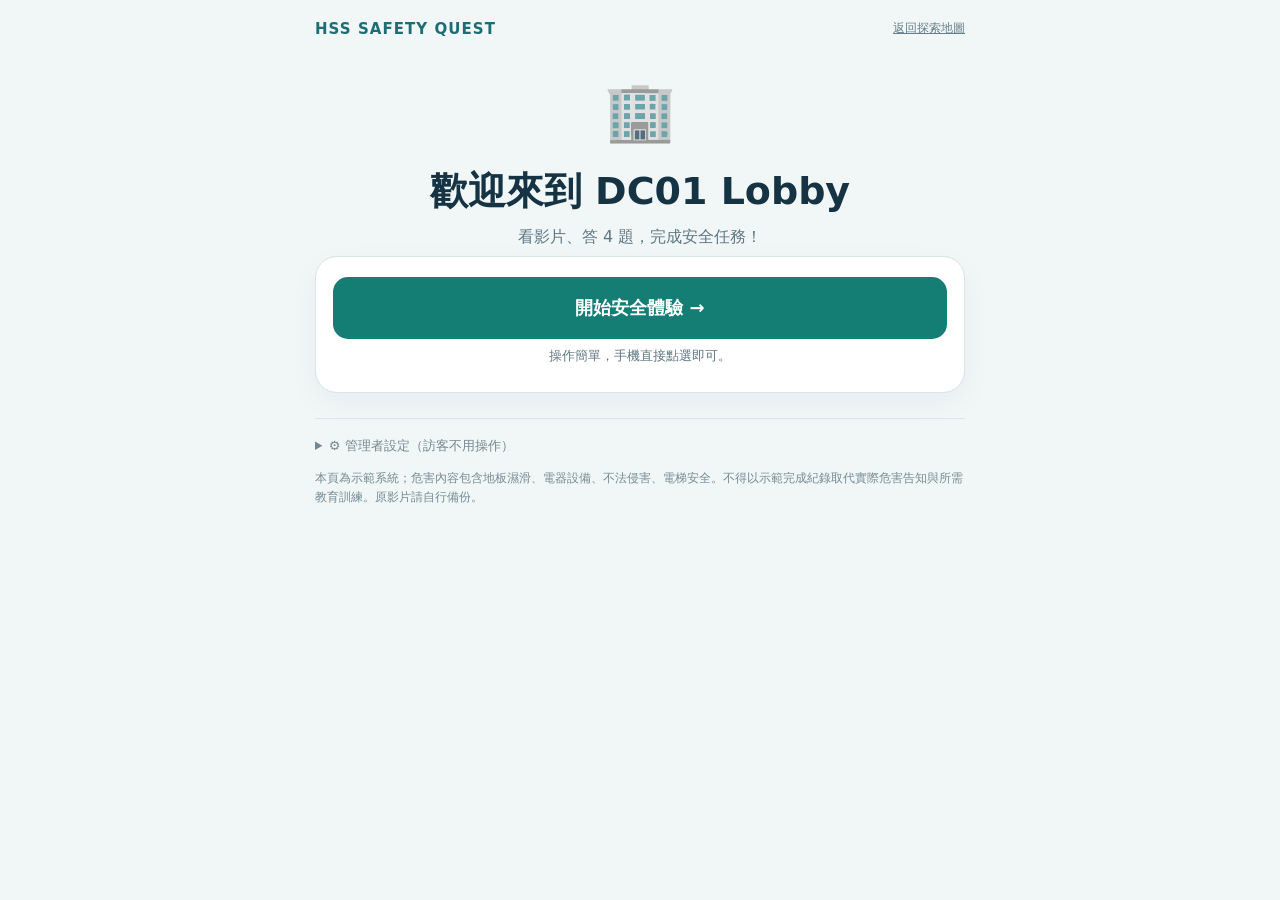
<file: hss-safety-map/quest/lobby/index.html>
<!doctype html><html lang="zh-Hant"><head><meta charset="utf-8"><meta name="viewport" content="width=device-width,initial-scale=1,viewport-fit=cover"><meta name="theme-color" content="#113044"><title>DC01 Lobby｜三步驟安全闖關 v2.0</title>
<style>
*{box-sizing:border-box}body{margin:0;min-height:100vh;background:#f1f6f7;color:#163343;font:16px/1.65 system-ui,-apple-system,"Noto Sans TC",sans-serif}button{font:inherit;cursor:pointer}button:focus-visible,summary:focus-visible{outline:3px solid #168e78;outline-offset:3px}.wrap{max-width:680px;margin:auto;padding:17px 15px 52px}.logo{font-weight:900;font-size:15px;letter-spacing:.07em;color:#1d6d75}.sub{font-size:13px;color:#718a94}.intro{text-align:center;margin:22px 0 18px}.intro .emoji{font-size:58px}.intro h1{font-size:clamp(27px,6vw,38px);line-height:1.24;margin:9px 0 8px}.intro p{margin:6px auto;color:#607784;max-width:420px}.panel{background:#fff;border:1px solid #d9e5e8;border-radius:22px;padding:20px 17px;box-shadow:0 10px 30px #153b4a0b;margin-bottom:14px}.big{display:block;border:0;width:100%;padding:16px;border-radius:15px;background:#147e75;color:white;font-size:18px;font-weight:850;min-height:59px}.big:disabled{opacity:.5}.muted{font-size:13px;color:#66808a}.screen{width:100%;display:block;max-height:450px;object-fit:contain;border-radius:13px;background:#071c2b}.empty{border-radius:13px;background:#e4eff1;text-align:center;padding:45px 12px;color:#496a75}.empty b{font-size:58px;display:block}.step{font-size:13px;font-weight:800;color:#168073}.progress{display:grid;grid-template-columns:repeat(4,1fr);gap:7px;margin:14px 0}.progress i{height:8px;background:#d6e4e6;border-radius:10px}.progress i.on{background:#1aa68c}.question{font-weight:900;font-size:22px;line-height:1.4;margin:12px 0 17px}.tip{background:#e9f7f2;border-radius:11px;padding:12px;font-size:14px;color:#255e58;line-height:1.7;margin:14px 0}.option{width:100%;background:#fff;border:2px solid #ccdee2;padding:16px 13px;text-align:left;border-radius:14px;margin-bottom:10px;font-size:16px;color:#183d4a}.option:disabled{opacity:.6}.feedback{padding:13px;border-radius:11px;background:#fff0e8;color:#7d3a21;margin:10px 0;font-size:14px}.feedback.ok{background:#e3f9ee;color:#17684d}.hidden{display:none!important}.award{text-align:center;padding:30px 14px}.award .trophy{font-size:86px}.award h2{font-size:27px;margin:7px 0}.award p{color:#5c7480}.mini{font-size:12px;color:#758b95;line-height:1.6}.manager{margin-top:25px;border-top:1px solid #d9e5e8;padding-top:16px}.manager summary{font-size:13px;color:#758892;cursor:pointer}.manager .content{background:#fff;border:1px solid #d9e5e8;border-radius:12px;padding:15px;margin-top:10px}.file{display:block;position:relative;overflow:hidden;background:#eef7f6;border:1px solid #b4d2d0;border-radius:11px;padding:13px;text-align:center;color:#236b68;font-weight:800}.file input{position:absolute;inset:0;opacity:0;width:100%;cursor:pointer}.line{display:flex;align-items:center;gap:9px;margin-top:12px}.line button{padding:9px;background:#e8f1f3;border:1px solid #aac7cf;border-radius:8px;color:#255060}.top{display:flex;align-items:center;justify-content:space-between}.top a{font-size:12px;color:#657f89}
</style></head><body><main class="wrap">
<div class="top"><span class="logo">HSS SAFETY QUEST</span><a href="../">返回探索地圖</a></div>
<div id="welcome" class="intro"><div class="emoji">🏢</div><h1>歡迎來到 DC01 Lobby</h1><p>看影片、答 4 題，完成安全任務！</p><div class="panel"><button class="big" id="start">開始安全體驗 →</button><p class="muted">操作簡單，手機直接點選即可。</p></div></div>
<section id="watch" class="panel hidden"><div class="step">STEP 1 / 2 · 看影片</div><h2>觀看 DC01 Lobby 實景影片</h2><video class="screen hidden" id="video" controls playsinline preload="metadata"></video><div id="fallback" class="empty hidden"><b>🏢</b>目前沒有可讀取的 Lobby 影片<br>可直接體驗四題安全測驗</div><p id="videoInfo" class="muted">準備讀取影片</p><button id="toQuiz" class="big">看完了，開始答題 →</button></section>
<section id="quiz" class="panel hidden"><div class="step" id="qNum">安全測驗 1 / 4</div><div id="progress" class="progress"><i></i><i></i><i></i><i></i></div><div id="q" class="question"></div><div id="opts"></div><div id="feedback" class="feedback hidden"></div><button id="next" class="big hidden">下一題 →</button></section>
<section id="done" class="panel award hidden"><div class="trophy">🏅</div><h2>恭喜完成！</h2><p>你已完成 DC01 Lobby 四項安全挑戰。</p><button class="big" id="again">再體驗一次</button><p class="mini">此為體驗成果，不是正式教育訓練或進場許可證明。</p></section>
<details id="manager" class="manager"><summary>⚙️ 管理者設定（訪客不用操作）</summary><div class="content"><p class="muted">本網站會優先播放已發布的 DC01 Lobby 影片；若尚未可用，才使用此裝置原先儲存的影片。管理者上傳的備用影片僅儲存在本機。</p><label class="file">📱 選擇／拍攝 Lobby 影片<input id="upload" type="file" accept="video/*"></label><p id="uploadStatus" class="muted"></p><div class="line"><button id="clearProgress">清除本機答題進度</button></div></div></details>
<p class="mini">本頁為示範系統；危害內容包含地板濕滑、電器設備、不法侵害、電梯安全。不得以示範完成紀錄取代實際危害告知與所需教育訓練。原影片請自行備份。</p>
</main><script>
(function(){'use strict';const $=id=>document.getElementById(id),MKEY='hss_mobile_map_v12',DB='hss_mobile_video_v12',STORE='videos';
const questions=[
{q:'大廳地面有積水，應該怎麼做？',options:['直接走過去','避開積水並通知人員處理','不用理會'],right:1,tip:'避免滑倒，注意地面潮濕、積水及清潔區域。'},
{q:'電器插座出現焦味，應該怎麼做？',options:['停止使用並通報','自行拆開檢查','繼續使用'],right:0,tip:'注意電器、延長線是否異常，不要自行帶電維修。'},
{q:'遇到未經授權進入且有威脅行為的人，應如何處理？',options:['自己強制驅離','只看表情判斷是否危險','保持距離並依程序通知保全'],right:2,tip:'依訪客與保全程序處理，重視客觀行為，不以外貌推斷風險。'},
{q:'電梯停止時，車廂與樓面不平齊，應該怎麼做？',options:['繼續搭乘','停止搭乘並通報','請別人先走'],right:1,tip:'留意電梯異音、門運作與高低差，異常時不要搭乘。'}
];let index=0,correct=false,project=null,lobby=null,dbPromise,videoUrl=null;
function page(id){for(const x of ['welcome','watch','quiz','done'])$(x).classList.toggle('hidden',x!==id);window.scrollTo({top:0,behavior:'smooth'})}
function db(){return dbPromise||(dbPromise=new Promise((ok,no)=>{const r=indexedDB.open(DB,1);r.onupgradeneeded=()=>{if(!r.result.objectStoreNames.contains(STORE))r.result.createObjectStore(STORE,{keyPath:'id'})};r.onsuccess=()=>ok(r.result);r.onerror=()=>no(r.error)}))}
async function get(id){return new Promise(async(ok,no)=>{try{let d=await db(),r=d.transaction(STORE).objectStore(STORE).get(id);r.onsuccess=()=>ok(r.result);r.onerror=()=>no(r.error)}catch(e){no(e)}})}
async function put(record){const d=await db();return new Promise((ok,no)=>{const tx=d.transaction(STORE,'readwrite');tx.objectStore(STORE).put(record);tx.oncomplete=ok;tx.onerror=()=>no(tx.error)})}
function locate(){try{project=JSON.parse(localStorage.getItem(MKEY)||'null')}catch(e){}let zones=project&&Array.isArray(project.zones)?project.zones:[];lobby=zones.find(z=>/dc01[\s_-]*lobby/i.test(z.name||''))||zones.find(z=>/lobby|大廳|接待/i.test(z.name||''))||null}
async function loadVideo(){let v=$('video');v.pause();v.removeAttribute('src');v.load();v.classList.add('hidden');$('fallback').classList.add('hidden');if(videoUrl){URL.revokeObjectURL(videoUrl);videoUrl=null}
const hosted='./media/DC01_Lobby.mp4';
try{const response=await fetch(hosted,{method:'HEAD',cache:'no-store'});if(response.ok){v.src=hosted;v.classList.remove('hidden');$('videoInfo').textContent='🎬 DC01 Lobby 實際導覽影片（約31秒）｜網站直接播放，無須自行上傳';return}}catch(e){}
let meta=lobby&&lobby.videos&&lobby.videos[0];if(!meta){$('fallback').classList.remove('hidden');$('videoInfo').textContent='網站影片尚未發布完成；可在管理者設定選取影片，或先體驗四題。';return}try{let item=await get(meta.id);if(!item||!item.blob)throw Error();videoUrl=URL.createObjectURL(item.blob);v.src=videoUrl;v.classList.remove('hidden');$('videoInfo').textContent='Lobby 本機影片：'+meta.name}catch(e){$('fallback').classList.remove('hidden');$('videoInfo').textContent='影片尚未準備好，請稍後重開或由管理者重新上傳。'}}
function quiz(){page('quiz');const item=questions[index];correct=false;$('qNum').textContent='安全測驗 '+(index+1)+' / 4';Array.from($('progress').children).forEach((x,i)=>x.classList.toggle('on',i<=index));$('q').textContent=item.q;$('opts').replaceChildren();$('next').classList.add('hidden');$('feedback').classList.add('hidden');item.options.forEach((v,i)=>{let b=document.createElement('button');b.className='option';b.textContent=String.fromCharCode(65+i)+'. '+v;b.onclick=()=>{if(correct)return;if(i===item.right){correct=true;$('feedback').classList.remove('hidden');$('feedback').classList.add('ok');$('feedback').textContent='✅ 答對了！'+item.tip;$('next').classList.remove('hidden');$('next').textContent=index===3?'完成闖關 →':'下一題 →';Array.from($('opts').children).forEach(x=>x.disabled=true);b.style.borderColor='#1aa88b'}else{$('feedback').classList.remove('hidden','ok');$('feedback').textContent='再試一次，選擇最安全的作法。'}};$('opts').append(b)})}
$('start').onclick=async()=>{page('watch');await loadVideo()};
$('toQuiz').onclick=()=>{index=0;quiz()};
$('next').onclick=()=>{if(!correct)return;if(index<3){index++;quiz()}else page('done')};
$('again').onclick=()=>page('welcome');
$('upload').onchange=async function(){let file=this.files&&this.files[0];this.value='';if(!file)return;if(file.size>300*1024*1024)return alert('影片請小於 300MB');try{const id='lobby'+Date.now()+Math.random().toString(36).slice(2);await put({id,blob:file,name:file.name});if(!project)project={site:'DC01',image:'',zones:[]};if(!lobby){lobby={id:'dc01-lobby-'+Date.now(),name:'DC01_Lobby',risk:'低',points:[],hazards:'',controls:'',cases:[],videos:[]};project.zones.push(lobby)}lobby.videos=lobby.videos||[];lobby.videos.unshift({id,name:file.name,size:file.size});try{localStorage.setItem(MKEY,JSON.stringify(project))}catch(e){}$('uploadStatus').textContent='✅ 影片已儲存在這台手機的瀏覽器（非雲端）。';await loadVideo()}catch(e){$('uploadStatus').textContent='儲存失敗：'+e.message}};
$('clearProgress').onclick=()=>{index=0;correct=false;page('welcome')};locate();
})();
</script></body></html>
</file>
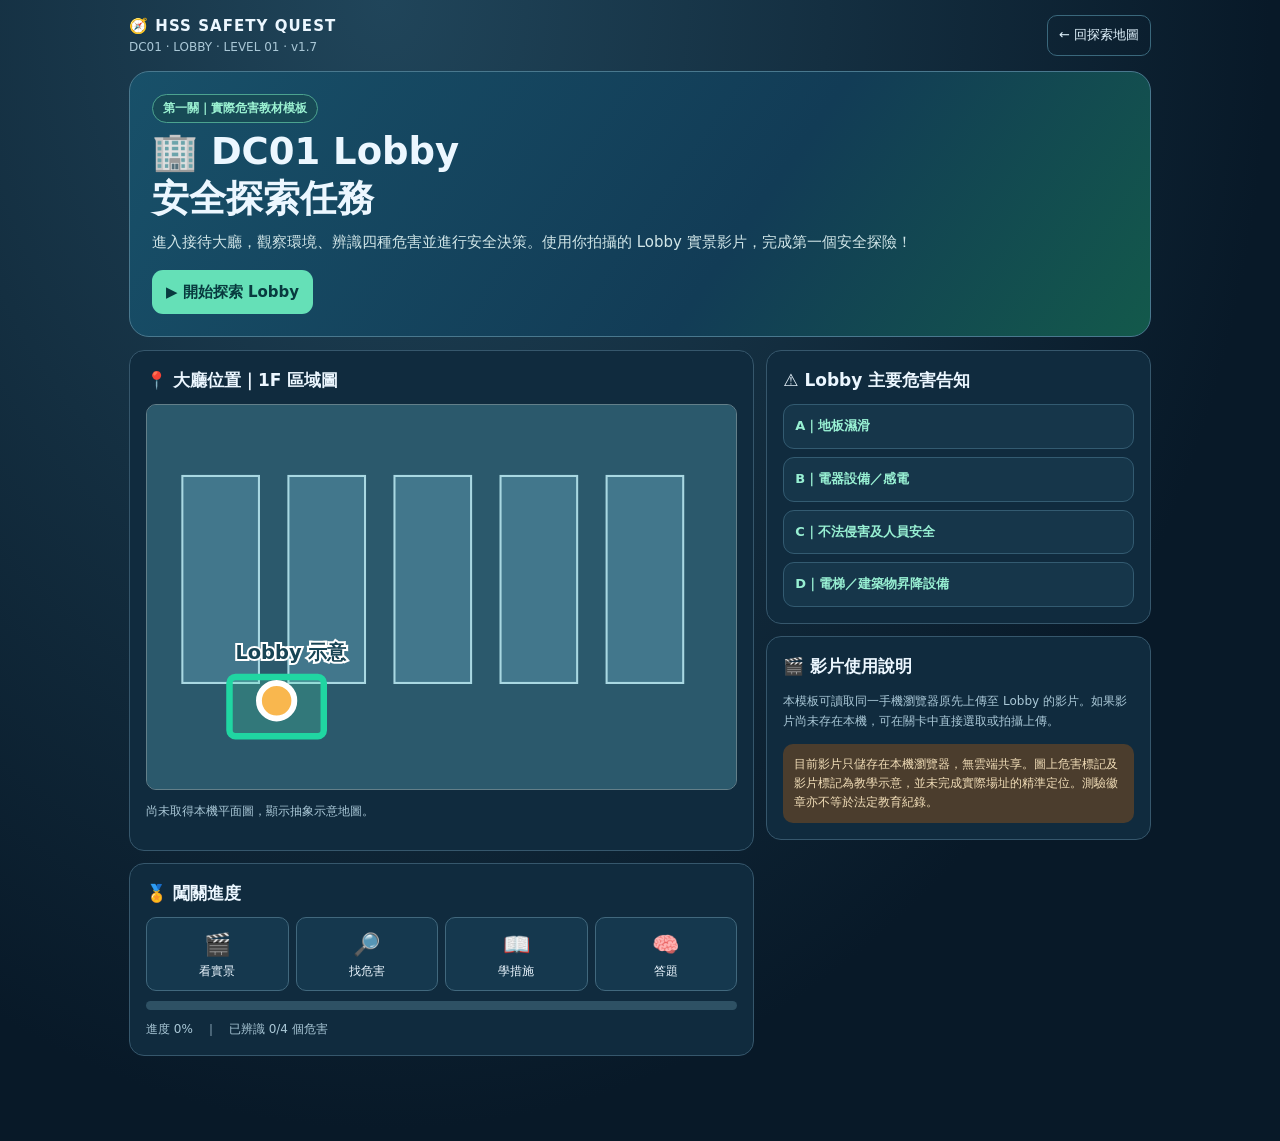
<file: hss-safety-map/quest/lobby/legacy/index.html>
<!doctype html><html lang="zh-Hant"><head><meta charset="utf-8"><meta name="viewport" content="width=device-width,initial-scale=1,viewport-fit=cover"><meta name="theme-color" content="#0c1c2c"><title>DC01 Lobby｜一鍵影片危害標記 v1.7</title>
<style>
*{box-sizing:border-box}body{margin:0;background:radial-gradient(ellipse at 30% 0%,#20455a,#081928 70%);color:#ecf7ff;font:15px/1.6 system-ui,-apple-system,"Noto Sans TC",sans-serif}button,a{font:inherit}button{cursor:pointer;border:0}button:focus-visible,a:focus-visible{outline:3px solid #a7f7d9;outline-offset:2px}.shell{max-width:1050px;margin:auto;padding:14px 14px 60px}.top{display:flex;justify-content:space-between;align-items:center;gap:10px}.back{border:1px solid #3a687c;padding:9px 11px;border-radius:10px;color:#e3f5ff;text-decoration:none;font-size:13px}.brand{font-weight:900;letter-spacing:.07em}.muted{color:#aac8d7;font-size:12px}.hero{background:linear-gradient(125deg,#185069,#123c56 60%,#13594b);border-radius:20px;padding:22px;margin-top:14px;border:1px solid #49788e}.hero h1{font-size:clamp(26px,5vw,37px);line-height:1.25;margin:6px 0}.hero p{color:#d1e6e8;margin:8px 0 16px}.tag{display:inline-block;background:#174a56;border:1px solid #4ca38f;border-radius:30px;padding:4px 10px;color:#9bf2d2;font-size:12px;font-weight:800}.primary,.secondary{border-radius:11px;min-height:44px;padding:10px 14px;font-weight:800}.primary{background:#65e0b7;color:#083a3f}.secondary{color:#e9f7ff;background:#1e4962;border:1px solid #4b7189}.layout{display:grid;grid-template-columns:1.3fr .8fr;gap:12px;margin:13px 0}.card{background:#102b3e;border:1px solid #36576c;border-radius:15px;padding:16px;margin-bottom:12px}.card h2{font-size:17px;margin:0 0 10px}.floor{position:relative;aspect-ratio:1.53;border:1px solid #637f89;border-radius:10px;overflow:hidden;background:#275069}.floor svg{width:100%;height:100%}.floor text{font-size:3.3px;font-weight:900;fill:#174454;stroke:white;stroke-width:.7px;paint-order:stroke}.floor .highlight{stroke:#20d6a2;stroke-width:1.1;fill:#49e3af;fill-opacity:.22}.floor .pulse{fill:#f9b74e;stroke:white;stroke-width:1.0}.steps{display:grid;grid-template-columns:repeat(4,1fr);gap:7px}.steps div{border:1px solid #41687d;border-radius:10px;background:#15384e;padding:9px 4px;text-align:center;font-size:12px}.steps .done{background:#175d49;border-color:#5fe5ab}.steps b{display:block;font-size:22px}.progress{height:9px;background:#2e5164;border-radius:15px;overflow:hidden;margin:10px 0}.progress div{background:linear-gradient(90deg,#35aace,#57ebb0);height:100%;width:0;transition:.2s}.hazlist{display:grid;gap:8px}.hazlist div{padding:11px;border:1px solid #335b71;border-radius:11px;background:#16364a;font-size:13px}.hazlist b{color:#98f0d3}.notice{background:#4b3d2d;color:#f2deb8;font-size:12px;border-radius:10px;padding:11px;margin-top:13px}.overlay{display:none;position:fixed;z-index:15;inset:0;overflow:auto;background:#03121ef0;padding:12px}.overlay.show{display:block}.window{max-width:850px;margin:auto;background:#0d2a3e;border:1px solid #477086;border-radius:15px;padding:14px}.winhead{display:flex;align-items:center;justify-content:space-between;gap:10px}.winhead h2{font-size:21px;margin:4px 0}.screen{aspect-ratio:16/9;min-height:245px;border-radius:12px;background:#142f40;overflow:hidden;position:relative;margin-top:11px;border:1px solid #487287}.screen video{position:absolute;inset:0;width:100%;height:100%;object-fit:contain;background:#061524}.placeholder{position:absolute;inset:0;display:grid;place-content:center;background:linear-gradient(120deg,#284758,#15435a);text-align:center}.placeholder b{font-size:66px}.hotspot{position:absolute;border:3px solid white;border-radius:50%;width:47px;height:47px;background:#ed7753;color:white;font-size:21px;font-weight:900;box-shadow:0 0 0 6px #e36a4b4b}.hotspot.seen{background:#2fb995}.h0{left:22%;top:70%}.h1{left:63%;top:33%}.h2{left:31%;top:24%}.h3{left:75%;top:63%}.toolbar{display:flex;gap:8px;flex-wrap:wrap;margin:10px 0}.upload{position:relative;overflow:hidden}.upload input{position:absolute;inset:0;opacity:0;width:100%}.panel{background:#163d52;border:1px solid #3b657a;border-radius:12px;padding:15px;min-height:180px}.panel h3{font-size:17px;margin:0 0 10px}.panel p{color:#cfe5ee;line-height:1.7}.question{display:block;background:#1d4d63;color:white;border:1px solid #5d869a;border-radius:10px;padding:12px;margin:8px 0;text-align:left;width:100%}.feedback{padding:10px;border-radius:10px;background:#205e52;margin:9px 0}.error{background:#704137}.actions{display:flex;gap:8px;flex-wrap:wrap;margin:12px 0}.result{text-align:center;border:1px solid #8edcb2;background:#15584b;padding:26px 12px;border-radius:14px}.result .trophy{font-size:70px}.hidden{display:none!important}@media(max-width:700px){.layout{grid-template-columns:1fr}.screen{aspect-ratio:4/3;min-height:220px}.hotspot{width:42px;height:42px}.hero{padding:18px}.steps div{font-size:11px;padding:8px 3px}} 

/* Lobby v1.6 video hotspot timeline editor */
.editorbox{background:#102b3c;border:1px solid #487e88;border-radius:12px;padding:13px;margin:10px 0}.editorbox h3{margin:0 0 8px;font-size:16px}.editorline{display:grid;grid-template-columns:repeat(2,minmax(0,1fr));gap:10px}.editorfield label{display:block;color:#d3e8ee;font-size:12px;margin:4px 0}.editorfield input,.editorfield select{width:100%;background:#f1f9fc;color:#123347;border:1px solid #9dbcc5;padding:9px;border-radius:8px;font:inherit}.editorhelp{color:#b1d2dd;font-size:12px;line-height:1.6}.edhotspot{cursor:grab;touch-action:none;user-select:none}.edhotspot:active{cursor:grabbing}.hotspot.selected{outline:3px solid #83f3d3;outline-offset:3px}.timeline{width:100%;accent-color:#5ce1b4}.timehead{display:flex;align-items:center;justify-content:space-between;gap:8px;font-weight:650}.tiny{font-size:12px;color:#a9cdd9}.editTag{color:#b0ffe9;background:#226459;padding:3px 8px;border-radius:8px;font-size:12px}.editorbox .actions{margin:6px 0}.helpbox{padding:9px;border-radius:9px;background:#173b4c;font-size:12px;color:#c9e5ef}

/* v1.7: phone-first one-tap hotspot placement */
.quickguide{padding:12px;border-radius:12px;background:#19556a;border:1px solid #66b5ba;line-height:1.7;color:#f0fffc;margin-bottom:10px;font-size:14px}.quickchoose{display:grid;grid-template-columns:repeat(2,minmax(0,1fr));gap:8px;margin:10px 0}.quickpick{background:#1e4359;border:2px solid #547e93;border-radius:12px;color:#f3feff;min-height:58px;text-align:left;padding:10px;font-size:14px}.quickpick.active{background:#166556;border-color:#84ebc8;box-shadow:0 0 0 2px #87eccc35}.quickpick .quickstate{display:block;font-size:11px;color:#d0e4ec}.screen #tapToPlace{position:absolute;inset:0;z-index:4;background:#4ddab00c;border:2px dashed #5bd8b588;cursor:crosshair;touch-action:manipulation}.screen #tapToPlace:after{content:'👆 點一下要標記的位置';position:absolute;bottom:12px;left:50%;transform:translateX(-50%);background:#0c3545e8;padding:6px 10px;border-radius:30px;color:white;font-size:12px;white-space:nowrap;pointer-events:none}.screen .hotspot{z-index:6}.quickline{display:flex;gap:8px;align-items:center;flex-wrap:wrap;margin:10px 0}.quickline label{font-size:12px;color:#cbe3ec}.quickline select{border:1px solid #aac6d0;border-radius:8px;padding:8px;font:inherit;min-width:125px}.quickstatus{padding:10px;border-radius:10px;background:#1c4c4e;color:#e5fff8;font-weight:700;font-size:13px}.advanced summary{cursor:pointer;padding:11px 0;color:#b8d8e7;font-size:13px}.advanced .editorhelp{margin-bottom:8px}@media(max-width:400px){.quickpick{font-size:12px;padding:8px}}
</style></head><body>
<div class="shell"><div class="top"><div><div class="brand">🧭 HSS SAFETY QUEST</div><div class="muted">DC01 · LOBBY · LEVEL 01 · v1.7</div></div><a class="back" href="../">← 回探索地圖</a></div>
<div class="hero"><span class="tag">第一關｜實際危害教材模板</span><h1>🏢 DC01 Lobby<br>安全探索任務</h1><p>進入接待大廳，觀察環境、辨識四種危害並進行安全決策。使用你拍攝的 Lobby 實景影片，完成第一個安全探險！</p><button class="primary" id="start">▶ 開始探索 Lobby</button></div>
<div class="layout"><div><div class="card"><h2>📍 大廳位置｜1F 區域圖</h2><div class="floor"><svg id="map" viewBox="0 0 100 65" preserveAspectRatio="none"></svg></div><p id="mapNote" class="muted">優先讀取原本編輯器建立的 DC01_Lobby 或 Lobby 區域。</p></div><div class="card"><h2>🏅 闖關進度</h2><div class="steps"><div id="s1"><b>🎬</b>看實景</div><div id="s2"><b>🔎</b>找危害</div><div id="s3"><b>📖</b>學措施</div><div id="s4"><b>🧠</b>答題</div></div><div class="progress"><div id="progress"></div></div><div class="muted" id="progressText">尚未開始</div></div></div>
<div><div class="card"><h2>⚠️ Lobby 主要危害告知</h2><div class="hazlist" id="hazlist"></div></div><div class="card"><h2>🎬 影片使用說明</h2><p class="muted">本模板可讀取同一手機瀏覽器原先上傳至 Lobby 的影片。如果影片尚未存在本機，可在關卡中直接選取或拍攝上傳。</p><div class="notice">目前影片只儲存在本機瀏覽器，無雲端共享。圖上危害標記及影片標記為教學示意，並未完成實際場址的精準定位。測驗徽章亦不等於法定教育紀錄。</div></div></div></div></div>
<div id="modal" class="overlay" role="dialog" aria-modal="true" aria-label="Lobby 探索關卡"><div class="window"><div class="winhead"><div><div class="muted">CHAPTER 01 · DC01 LOBBY</div><h2>🎮 探索任務</h2></div><button class="secondary" id="close">✕ 離開</button></div>
<div class="screen"><div class="placeholder" id="placeholder"><b>🏢</b><span>Lobby 影片未載入時，顯示教學場景</span></div><video id="video" class="hidden" controls playsinline preload="metadata"></video><div id="tapToPlace" class="hidden" role="button" aria-label="點選畫面放置危害標記"></div><button id="h0" class="hotspot h0 hidden">A</button><button id="h1" class="hotspot h1 hidden">B</button><button id="h2" class="hotspot h2 hidden">C</button><button id="h3" class="hotspot h3 hidden">D</button></div>
<div class="toolbar"><span class="tag" id="mediaStatus">準備影片</span><label class="secondary upload">📱 上傳／錄製 Lobby 影片<input type="file" id="upload" accept="video/*"></label><button class="secondary" id="editorToggle">✏️ 管理者：編輯熱點</button></div>
<div id="timelineWrap" class="editorbox"><div class="timehead"><span>⏱️ 影片時間軸</span><span id="timeReadout" class="tiny">00:00 / 00:31</span></div><input id="timeSeek" class="timeline" type="range" min="0" max="31" step="0.1" value="0"><div class="tiny">可拖動時間軸，尋找想顯示危害的影片秒數；未載入影片時以 31 秒示範。</div></div>
<div id="hotspotEditor" class="editorbox hidden">
<h3>📍 手機快速標記 <span class="editTag">自動儲存</span></h3>
<div class="quickguide"><b>只需要 3 步：</b>① 選 A–D 危害 → ② 把影片播放到要標記的畫面並暫停 → ③ 直接點一下畫面位置。<b>不必拖曳、不必輸入座標。</b></div>
<div id="quickChoose" class="quickchoose">
<button class="quickpick active" data-hot="0">💧 A｜地面濕滑<span class="quickstate">尚未設定</span></button>
<button class="quickpick" data-hot="1">⚡ B｜電器設備<span class="quickstate">尚未設定</span></button>
<button class="quickpick" data-hot="2">🛡️ C｜不法侵害<span class="quickstate">尚未設定</span></button>
<button class="quickpick" data-hot="3">🛗 D｜電梯安全<span class="quickstate">尚未設定</span></button>
</div>
<div class="quickline"><label for="quickDuration">標記停留時間</label><select id="quickDuration"><option value="4">4 秒</option><option value="6" selected>6 秒（建議）</option><option value="8">8 秒</option><option value="12">12 秒</option></select><button id="quickAtTime" class="secondary">⏸️ 暫停影片在這秒</button></div>
<div class="quickstatus" id="quickStatus">目前選擇 A｜地面濕滑。請暫停影片並點一下畫面。</div>
<details class="advanced"><summary>進階調整：手動輸入秒數與位置（選用）</summary>
<div class="editorfield"><label for="editWhich">危害項目</label><select id="editWhich"><option value="0">A｜地板濕滑</option><option value="1">B｜電器設備（感電）</option><option value="2">C｜不法侵害</option><option value="3">D｜電梯安全</option></select></div>
<div class="editorline"><div class="editorfield"><label for="editStart">開始秒數</label><input id="editStart" type="number" min="0" step="0.1"></div><div class="editorfield"><label for="editEnd">結束秒數</label><input id="editEnd" type="number" min="0" step="0.1"></div></div>
<div class="editorline"><div class="editorfield"><label for="editX">水平 X (%)</label><input id="editX" type="number" min="4" max="96" step="0.5"></div><div class="editorfield"><label for="editY">垂直 Y (%)</label><input id="editY" type="number" min="6" max="94" step="0.5"></div></div>
<div class="actions"><button id="editAtTime" class="secondary">開始時間＝播放秒數</button><button id="editSave" class="primary">💾 儲存進階設定</button><button id="editReset" class="secondary">還原全部預設</button></div></details>
<div class="editorhelp" id="editStatus">每次點選畫面會自動儲存在本機瀏覽器。再次選同一危害可重新定位。</div>
</div>
<div class="panel" id="panel"></div><div class="actions" id="actions"></div></div></div>
<script>(function(){'use strict';
const $=id=>document.getElementById(id),MKEY='hss_mobile_map_v12',QKEY='hss_lobby_quest_v15',DB='hss_mobile_video_v12',STORE='videos';
const hazards=[
{letter:'A',title:'地板濕滑',explain:'注意地面是否有積水、潮濕、清潔中或水漬，避免滑倒；發現異常應避開並通報，依規定設置警示。',q:'大廳發現地面積水時，應如何處理？',opts:['快速跨過積水繼續前進','避開濕滑區、提醒旁人並通知權責單位處理','不理會，因為已進入室內'],right:1},
{letter:'B',title:'電器設備／感電',explain:'注意延長線是否過載、破損或不當串接；依程序確認設備關閉狀態。發現異音、焦味或損壞應停止使用並通報，不自行帶電維修。',q:'看到插座或延長線有焦味時，最適當的作法？',opts:['繼續使用直到下班','自行拆開插座維修','停止使用，避免接觸並通報合格權責人員'],right:2},
{letter:'C',title:'不法侵害及人員安全',explain:'保全應依訪客管理與不法侵害預防程序留意未經授權進入、威脅言語、行為異常及衝突升高等客觀徵象；不可僅憑臉部表情、外貌推定對方具有危險性。',q:'遇到非授權進入且有威脅性言語的人員時，應如何處理？',opts:['保持安全距離，依既定程序請保全支援並通報','單獨以肢體強制驅離','只依長相判斷是否放行'],right:0},
{letter:'D',title:'電梯／建築物昇降設備',explain:'搭乘前確認車廂已與樓面適當平齊，留意異音、異常震動、門無法正常啟閉等狀況；有異常時停止搭乘並通報。受困時使用緊急通話求援，不自行撬門。',q:'電梯停靠時發現車廂地板與樓面不平齊，應如何處理？',opts:['小心跨越高度差','請其他人先試走','不要搭乘，通知管理人員檢查'],right:2}];
let project=null,lobby=null,step=0,seen=new Set(),answers={},mediaUrl=null,dbPromise,mode='sample';
const HOTKEY='hss_dc01_lobby_hotspots_v16';
const defaultHotspots=[
{x:22,y:70,start:0,end:8},
{x:63,y:33,start:8,end:16},
{x:31,y:24,start:16,end:24},
{x:75,y:63,start:24,end:31}
];
let hotSettings=defaultHotspots.map(h=>({...h})),editing=false,editSelected=0,dragPoint=null,quickPlaced=[false,false,false,false];
function clamp(n,lo,hi){return Math.min(hi,Math.max(lo,n))}
function safeNum(v,def){let n=Number(v);return Number.isFinite(n)?n:def}
function initHotspots(){try{let a=JSON.parse(localStorage.getItem(HOTKEY)||'null');if(Array.isArray(a)&&a.length===4){hotSettings=a.map((h,i)=>({x:clamp(safeNum(h.x,defaultHotspots[i].x),4,96),y:clamp(safeNum(h.y,defaultHotspots[i].y),6,94),start:Math.max(0,safeNum(h.start,defaultHotspots[i].start)),end:Math.max(0,safeNum(h.end,defaultHotspots[i].end))}));}}catch(e){}try{const q=JSON.parse(localStorage.getItem(HOTKEY+'_placed')||'null');if(Array.isArray(q)&&q.length===4)quickPlaced=q.map(Boolean)}catch(e){}placeHotspots();refreshQuick()}
function placeHotspots(){hotSettings.forEach((h,i)=>{let b=$('h'+i);b.style.left=h.x+'%';b.style.top=h.y+'%';b.style.transform='translate(-50%,-50%)';b.classList.toggle('selected',editing&&editSelected===i)})}
function maxTime(){const dur=$('video').duration;return Number.isFinite(dur)&&dur>0?dur:31}
function currTime(){return $('video').classList.contains('hidden')?safeNum($('timeSeek').value,0):$('video').currentTime}
function fmt(t){t=Math.max(0,Math.floor(t));return String(Math.floor(t/60)).padStart(2,'0')+':'+String(t%60).padStart(2,'0')}
function refreshTimeline(){let dur=maxTime(),t=currTime();$('timeSeek').max=dur;$('timeSeek').value=clamp(t,0,dur);$('timeReadout').textContent=fmt(t)+' / '+fmt(dur);showTimedHotspots()}
function showTimedHotspots(){const t=currTime(),hasClip=!$('video').classList.contains('hidden');hotSettings.forEach((h,i)=>{let visible=editing?quickPlaced[i]:(step===1&&(!hasClip||(t>=h.start&&t<=h.end)));$('h'+i).classList.toggle('hidden',!visible)})}
function fillFields(){let h=hotSettings[editSelected];$('editWhich').value=String(editSelected);$('editStart').value=h.start;$('editEnd').value=h.end;$('editX').value=h.x;$('editY').value=h.y;placeHotspots()}
function applyFields(){let h=hotSettings[editSelected];h.x=clamp(safeNum($('editX').value,h.x),4,96);h.y=clamp(safeNum($('editY').value,h.y),6,94);h.start=clamp(safeNum($('editStart').value,h.start),0,maxTime());h.end=clamp(safeNum($('editEnd').value,h.end),0,maxTime());placeHotspots()}
function changeEditor(state){editing=state;$('hotspotEditor').classList.toggle('hidden',!state);$('tapToPlace').classList.toggle('hidden',!state);$('editorToggle').textContent=state?'✓ 完成設定，返回體驗':'📍 一鍵標記 A–D';if(state){$('video').pause();fillFields()}placeHotspots();showTimedHotspots();refreshQuick()}
function refreshQuick(){document.querySelectorAll('[data-hot]').forEach(b=>{let i=Number(b.dataset.hot),h=hotSettings[i];b.classList.toggle('active',i===editSelected);b.querySelector('.quickstate').textContent=quickPlaced[i]?'✓ '+h.start.toFixed(1)+'–'+h.end.toFixed(1)+' 秒':'點選後在影片上標記'});if(!$('quickStatus'))return;$('quickStatus').textContent='目前選擇 '+hazards[editSelected].letter+'｜'+hazards[editSelected].title+'，影片時間 '+fmt(currTime())+'。請點影片位置，系統會自動儲存。'}
function persistQuick(){try{localStorage.setItem(HOTKEY,JSON.stringify(hotSettings));localStorage.setItem(HOTKEY+'_placed',JSON.stringify(quickPlaced));$('editStatus').textContent='✅ 已自動儲存：'+new Date().toLocaleTimeString('zh-TW')}catch(e){$('editStatus').textContent='儲存失敗：'+e.message}}
function quickPlace(event){if(!editing)return;event.preventDefault();const rect=$('tapToPlace').getBoundingClientRect(),h=hotSettings[editSelected],dur=maxTime(),t=clamp(currTime(),0,dur),length=Number($('quickDuration').value)||6;h.x=clamp((event.clientX-rect.left)/rect.width*100,4,96);h.y=clamp((event.clientY-rect.top)/rect.height*100,6,94);h.start=clamp(t,0,Math.max(0,dur-.1));h.end=Math.min(dur,Math.max(h.start+.1,h.start+length));quickPlaced[editSelected]=true;persistQuick();fillFields();refreshQuick();showTimedHotspots();$('quickStatus').textContent='✅ '+hazards[editSelected].letter+' 已設定！出現在 '+h.start.toFixed(1)+'–'+h.end.toFixed(1)+' 秒。可選下一個危害，或再次點畫面修改。'}


function load(){try{project=JSON.parse(localStorage.getItem(MKEY)||'null')}catch(e){}let zones=project?.zones||[];lobby=zones.find(z=>/dc01[\s_-]*lobby/i.test(z.name||''))||zones.find(z=>/lobby|大廳|接待/i.test(z.name||''))||null;const map=$('map');map.replaceChildren();const ns='http://www.w3.org/2000/svg';function n(t,a){const el=document.createElementNS(ns,t);Object.keys(a||{}).forEach(k=>el.setAttribute(k,a[k]));return el}
if(project?.image){map.append(n('image',{href:project.image,x:0,y:0,width:100,height:65,preserveAspectRatio:'none'}));$('mapNote').textContent=lobby?'已連結你的 '+lobby.name+' 區域。':'已顯示你匯入的平面圖，尚未偵測到 Lobby 區域，請到編輯器設置。'}else{map.append(n('rect',{width:100,height:65,fill:'#2b596c'}));for(let i=0;i<5;i++)map.append(n('rect',{x:6+i*18,y:12,width:13,height:35,fill:'#42778c',stroke:'#a9d8e2','stroke-width':'.35'}));$('mapNote').textContent='尚未取得本機平面圖，顯示抽象示意地圖。'}
if(lobby?.points?.length>=3){map.append(n('polygon',{points:lobby.points.map(p=>p.x+','+p.y).join(' '),class:'highlight'}));let x=lobby.points.reduce((s,p)=>s+p.x,0)/lobby.points.length,y=lobby.points.reduce((s,p)=>s+p.y,0)/lobby.points.length;map.append(n('circle',{cx:x,cy:y,r:3.1,class:'pulse'}));let t=n('text',{x:x-4,y:y-5});t.textContent='DC01 Lobby';map.append(t);mode='real'}else{map.append(n('rect',{x:14,y:46,width:16,height:10,rx:1,class:'highlight'}));map.append(n('circle',{cx:22,cy:50,r:3,class:'pulse'}));let t=n('text',{x:15,y:43});t.textContent='Lobby 示意';map.append(t)}
const list=$('hazlist');list.replaceChildren();hazards.forEach(h=>{let d=document.createElement('div');let b=document.createElement('b');b.textContent=h.letter+'｜'+h.title;d.append(b);list.append(d)});update()}
function update(){let p=step===0?0:step===1?25:step===2?50:step===3?75:100;$('progress').style.width=p+'%';$('progressText').textContent=step===4?'🎉 已完成 Lobby 體驗任務，獲得第一枚徽章': '進度 '+p+'%　｜　已辨識 '+seen.size+'/4 個危害';[1,2,3,4].forEach((n)=>$('s'+n).classList.toggle('done',p>=n*25))}
function db(){if(!dbPromise)dbPromise=new Promise((ok,no)=>{let r=indexedDB.open(DB,1);r.onupgradeneeded=()=>{if(!r.result.objectStoreNames.contains(STORE))r.result.createObjectStore(STORE,{keyPath:'id'})};r.onsuccess=()=>ok(r.result);r.onerror=()=>no(r.error)});return dbPromise}
async function get(id){const d=await db();return new Promise((ok,no)=>{let r=d.transaction(STORE).objectStore(STORE).get(id);r.onsuccess=()=>ok(r.result);r.onerror=()=>no(r.error)})}
async function put(item){const d=await db();return new Promise((ok,no)=>{let t=d.transaction(STORE,'readwrite');t.objectStore(STORE).put(item);t.oncomplete=ok;t.onerror=()=>no(t.error)})}
async function videoLoad(){const v=$('video');v.pause();v.classList.add('hidden');$('placeholder').classList.remove('hidden');if(mediaUrl){URL.revokeObjectURL(mediaUrl);mediaUrl=null}let meta=lobby?.videos?.[0];$('mediaStatus').textContent='尚未讀取影片，可由手機上傳';if(!meta)return;try{let r=await get(meta.id);if(r&&$('modal').classList.contains('show')){mediaUrl=URL.createObjectURL(r.blob);v.src=mediaUrl;v.classList.remove('hidden');$('placeholder').classList.add('hidden');$('mediaStatus').textContent='🎬 已載入 '+meta.name}}catch(e){$('mediaStatus').textContent='此影片不在目前裝置'}}
function open(){step=0;seen=new Set();answers={};$('modal').classList.add('show');document.body.style.overflow='hidden';changeEditor(false);videoLoad();render();refreshTimeline()}
function close(){changeEditor(false);let v=$('video');v.pause();v.removeAttribute('src');v.load();if(mediaUrl){URL.revokeObjectURL(mediaUrl);mediaUrl=null}$('modal').classList.remove('show');document.body.style.overflow='';update()}
function P(t){let p=document.createElement('p');p.textContent=t;$('panel').append(p)}function B(s,fn,secondary){let b=document.createElement('button');b.className=secondary?'secondary':'primary';b.textContent=s;b.onclick=fn;$('actions').append(b)}
function render(){const p=$('panel'),a=$('actions');p.replaceChildren();a.replaceChildren();showTimedHotspots();if(step===0){let h=document.createElement('h3');h.textContent='🎬 任務 1：觀看 Lobby 環境';p.append(h);P('先觀察影片中的接待櫃台、等候區、門口動線與電梯周邊。這部手機拍攝影片屬一般實景影片，不是可自由轉向的 360° 影片。');P('下一關將出現 4 個危害探索熱點。');B('已完成觀察，開始找危害 →',()=>{step=1;update();render()})}
if(step===1){let h=document.createElement('h3');h.textContent='🔎 任務 2：找出四個安全危害';p.append(h);P('依影片時間軸尋找 A、B、C、D 危害標記。若尚未在編輯器調整位置及時間，顯示的是預設示意標記。');hazards.forEach((h,i)=>{if(seen.has(i))P('✅ '+h.letter+'｜'+h.title+'：'+h.explain)});P('已發現 '+seen.size+' / 4 個危害');if(seen.size===4)B('進入安全要求學習 →',()=>{step=2;update();render()})}
if(step===2){let h=document.createElement('h3');h.textContent='📖 任務 3：安全要求／控制措施';p.append(h);hazards.forEach(t=>P(t.letter+'｜'+t.explain));B('我已了解，開始安全測驗 →',()=>{step=3;update();render()})}
if(step===3){let idx=Object.keys(answers).length;if(idx===4){let h=document.createElement('h3');h.textContent='✅ 四題全部答對！';p.append(h);P('你已完成 DC01 Lobby 的危害辨識及情境題。');B('🏅 領取 Lobby 安全探索徽章',()=>{step=4;localStorage.setItem(QKEY,'completed');update();render()});return}let h=hazards[idx];let heading=document.createElement('h3');heading.textContent='🧠 題目 '+(idx+1)+'/4｜'+h.title;p.append(heading);P(h.q);h.opts.forEach((opt,i)=>{let b=document.createElement('button');b.className='question';b.textContent=String.fromCharCode(65+i)+'. '+opt;b.onclick=()=>{if(i===h.right){answers[idx]=true;render()}else{let fb=document.createElement('div');fb.className='feedback error';fb.textContent='尚未答對。請先想一想如何避免危害，再重新作答。';p.append(fb)}};p.append(b)})}
if(step===4){const r=document.createElement('div');r.className='result';r.innerHTML='<div class="trophy">🏅</div><h3>DC01 Lobby 安全探索完成！</h3><p>已完成 4 項危害辨識與 4 題安全測驗</p><p>獲得 Lobby 第一關示範徽章</p><small>這是體驗徽章，非正式教育訓練或進場資格證明</small>';p.append(r);B('完成並返回地圖',close);B('再次體驗',()=>{step=0;seen.clear();answers={};update();render()},true)}
}
$('start').onclick=open;$('close').onclick=close;for(let i=0;i<4;i++)$('h'+i).onclick=()=>{if(editing){editSelected=i;fillFields();refreshQuick();return}seen.add(i);$('h'+i).classList.add('seen');render()};
$('upload').onchange=async function(){let f=this.files?.[0];this.value='';if(!f)return;if(f.size>300*1024*1024){alert('影片超過 300MB，請先壓縮');return}try{const id='lobby'+Date.now()+'_'+Math.random().toString(36).slice(2);await put({id,blob:f,name:f.name});if(lobby){lobby.videos=lobby.videos||[];lobby.videos.unshift({id,name:f.name,size:f.size});try{localStorage.setItem(MKEY,JSON.stringify(project))}catch(e){}}else{lobby={name:'DC01_Lobby',videos:[{id,name:f.name,size:f.size}]};if(project?.zones){project.zones.push({id:'dc01-lobby-'+Date.now(),name:'DC01_Lobby',risk:'低',points:[],hazards:hazards.map(h=>h.title).join('、'),controls:'依現場程序管理',cases:[],videos:lobby.videos});try{localStorage.setItem(MKEY,JSON.stringify(project))}catch(e){}}else{project={site:'DC01 1F',image:'',zones:[{id:'dc01-lobby-'+Date.now(),name:'DC01_Lobby',risk:'低',points:[],hazards:hazards.map(h=>h.title).join('、'),controls:'依現場程序管理',cases:[],videos:lobby.videos}]};try{localStorage.setItem(MKEY,JSON.stringify(project))}catch(e){}}}await videoLoad();refreshTimeline();alert('影片已存入此手機瀏覽器。尚未上傳到伺服器。')}catch(e){alert('儲存失敗：'+e.message)}};

$('editorToggle').onclick=()=>changeEditor(!editing);
$('tapToPlace').addEventListener('pointerup',quickPlace);
document.querySelectorAll('[data-hot]').forEach(b=>b.onclick=()=>{editSelected=Number(b.dataset.hot);$('video').pause();fillFields();refreshQuick();showTimedHotspots()});
$('quickAtTime').onclick=()=>{$('video').pause();refreshQuick();$('quickStatus').textContent='已暫停在 '+fmt(currTime())+'，現在直接點影片要標記的位置！'};

$('editWhich').onchange=function(){applyFields();editSelected=Number(this.value);fillFields();showTimedHotspots()};
['editStart','editEnd','editX','editY'].forEach(id=>$(id).oninput=()=>applyFields());
$('editAtTime').onclick=()=>{$('editStart').value=currTime().toFixed(1);applyFields()};
$('editSave').onclick=()=>{applyFields();if(hotSettings.some(h=>h.end<=h.start)){alert('每個標記的結束秒數必須晚於開始秒數');return}try{localStorage.setItem(HOTKEY,JSON.stringify(hotSettings));$('editStatus').textContent='✅ 熱點位置與秒數已儲存在本機：'+new Date().toLocaleString('zh-TW');refreshTimeline()}catch(e){alert('瀏覽器儲存失敗：'+e.message)}};
$('editReset').onclick=()=>{if(!confirm('要還原四個熱點的預設位置與秒數嗎？'))return;hotSettings=defaultHotspots.map(h=>({...h}));fillFields();refreshTimeline();$('editStatus').textContent='已還原畫面設定，請按「儲存」使其保留'};
$('video').addEventListener('timeupdate',refreshTimeline);$('video').addEventListener('loadedmetadata',refreshTimeline);$('video').addEventListener('seeked',refreshTimeline);
$('timeSeek').oninput=function(){let t=safeNum(this.value,0);if(!$('video').classList.contains('hidden'))$('video').currentTime=t;refreshTimeline()};
for(let i=0;i<4;i++){
 let btn=$('h'+i);btn.style.touchAction='none';
 btn.addEventListener('pointerdown',e=>{if(!editing)return;e.preventDefault();editSelected=i;fillFields();const rect=document.querySelector('.screen').getBoundingClientRect();dragPoint={id:i,rect,moved:false};btn.setPointerCapture(e.pointerId)});
 btn.addEventListener('pointermove',e=>{if(!dragPoint||dragPoint.id!==i||!editing)return;e.preventDefault();const rect=dragPoint.rect;hotSettings[i].x=clamp((e.clientX-rect.left)/rect.width*100,4,96);hotSettings[i].y=clamp((e.clientY-rect.top)/rect.height*100,6,94);dragPoint.moved=true;fillFields()});
 btn.addEventListener('pointerup',e=>{if(!dragPoint||dragPoint.id!==i)return;e.preventDefault();if(dragPoint.moved)btn.dataset.dragged='yes';dragPoint=null});
 btn.addEventListener('click',e=>{if(editing){e.stopImmediatePropagation();editSelected=i;fillFields();return}if(btn.dataset.dragged==='yes'){delete btn.dataset.dragged;e.stopImmediatePropagation();return}if(step!==1||btn.classList.contains('hidden')){e.stopImmediatePropagation();return}$('video').pause()},{capture:true});
}
initHotspots();
load();
})();</script></body></html>
</file>
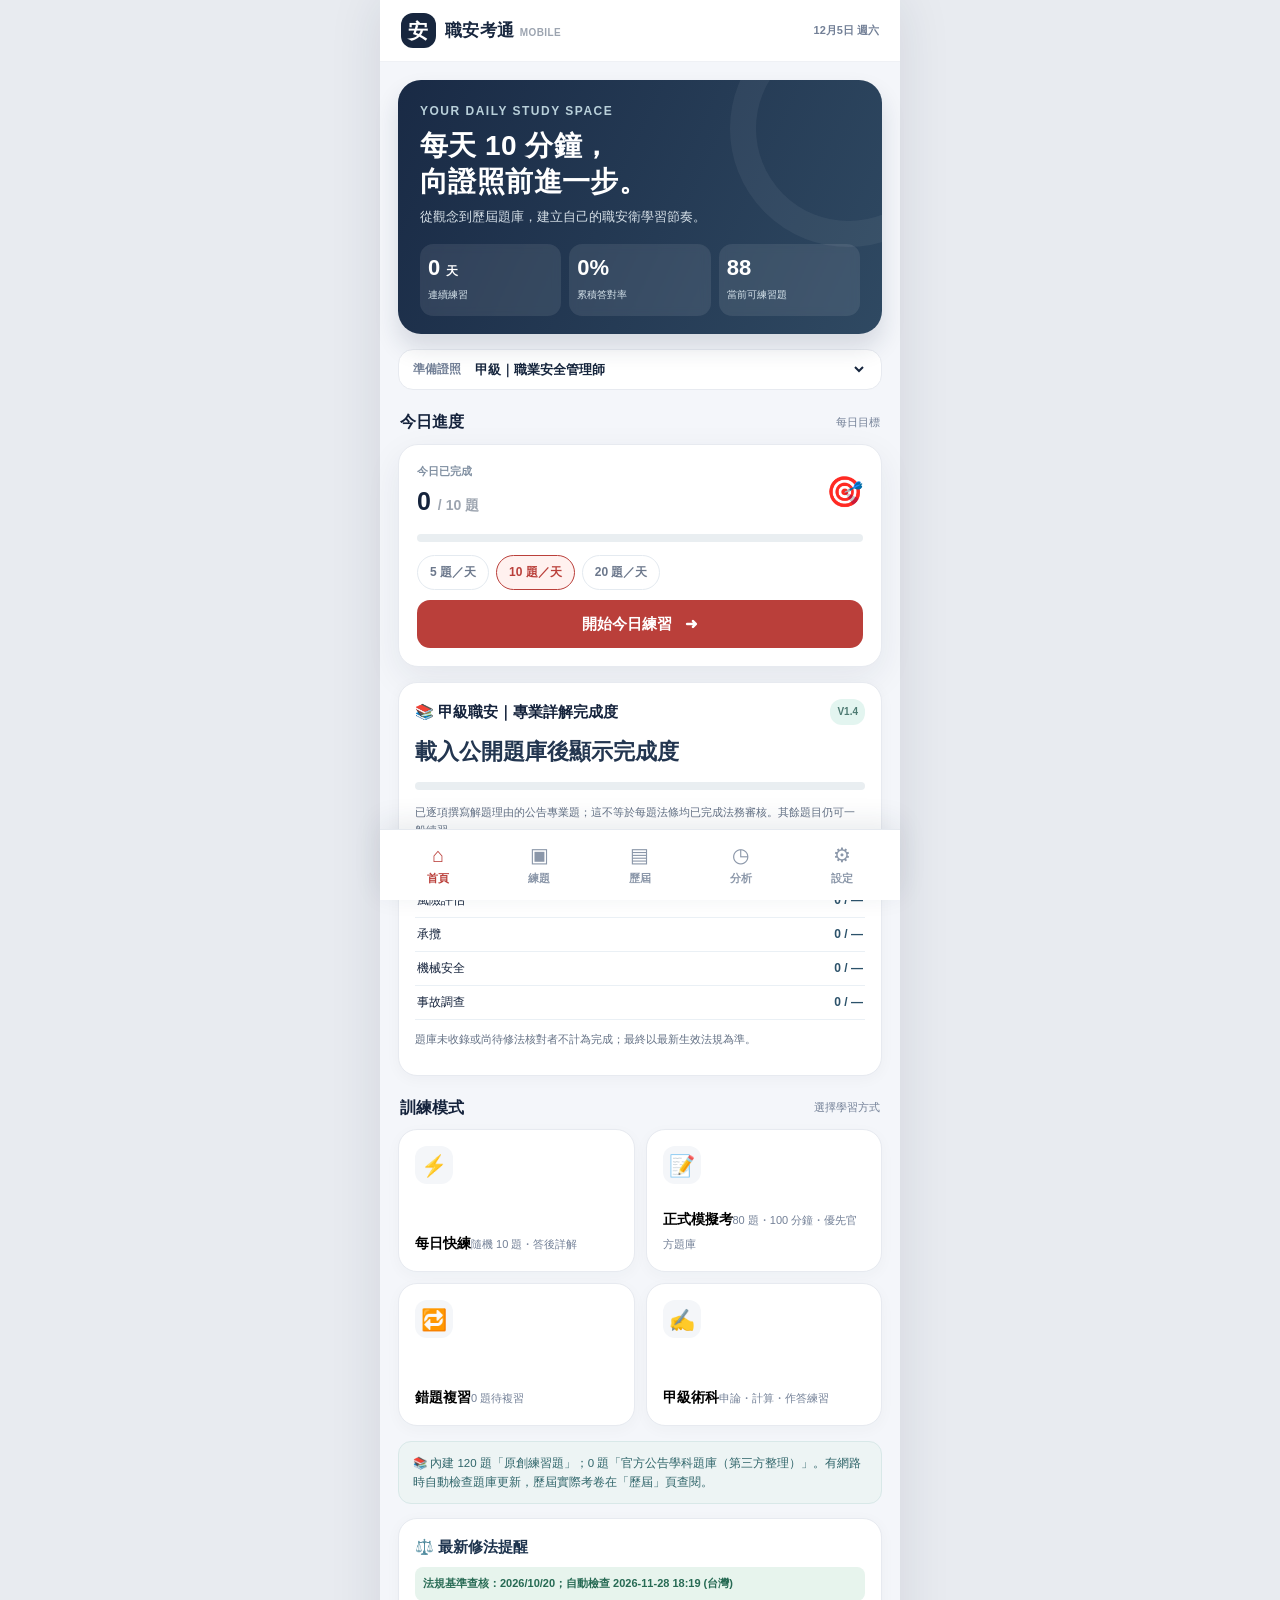
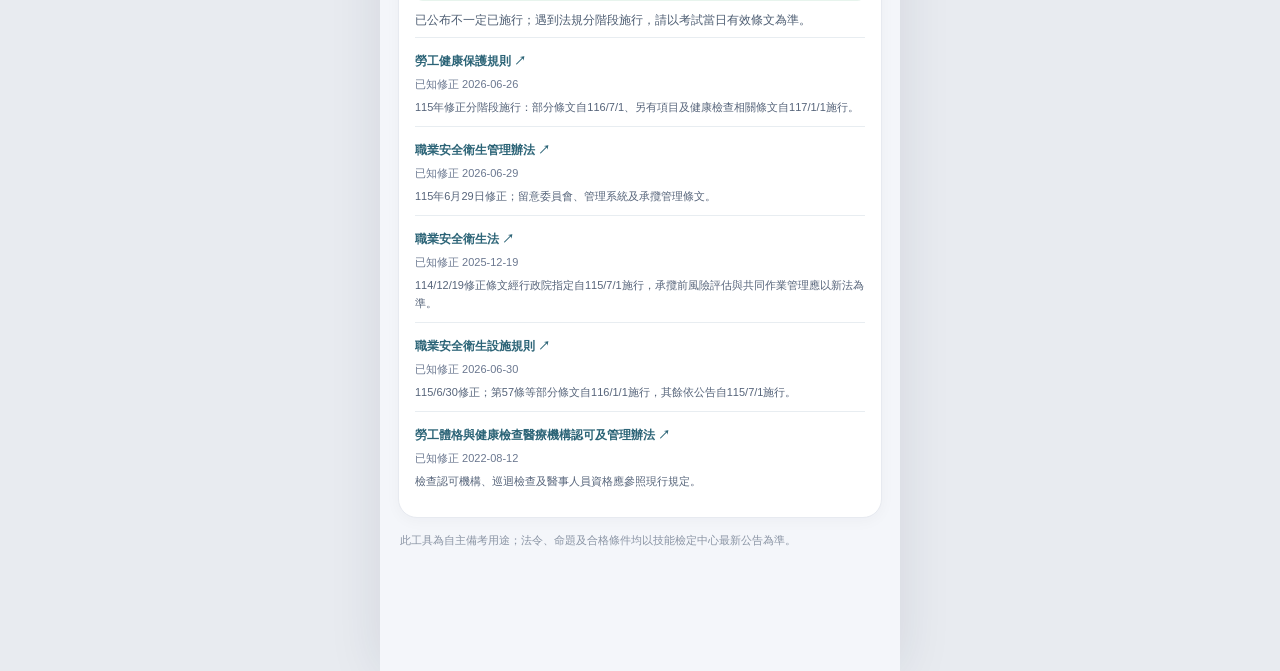
<file: classic.html>
<!doctype html><html lang="zh-Hant"><head><meta charset="utf-8"><meta name="viewport" content="width=device-width,initial-scale=1,viewport-fit=cover"><meta name="theme-color" content="#192a45"><meta name="apple-mobile-web-app-capable" content="yes"><meta name="apple-mobile-web-app-status-bar-style" content="default"><meta name="apple-mobile-web-app-title" content="職安考通"><meta name="description" content="台灣職業安全管理師、職業衛生管理師、職安衛管理員手機每日練習及歷屆試題連結"><title>職安考通｜手機職安衛技術士考古題訓練</title><style>:root{--bg:#f4f6fa;--ink:#15233c;--muted:#738097;--line:#e7eaf0;--brand:#ba3f3a;--deep:#17263e;--teal:#1f847b;--white:#fff;--orange:#f5b961;--shadow:0 12px 35px rgba(25,41,67,.075)}*{box-sizing:border-box}html{scroll-behavior:smooth}body{margin:0;background:var(--bg);color:var(--ink);font:15px/1.6 -apple-system,BlinkMacSystemFont,"Noto Sans TC","PingFang TC","Microsoft JhengHei",sans-serif;-webkit-tap-highlight-color:transparent}button,select,input,textarea{font:inherit}button{cursor:pointer}a{color:#2c6477;text-decoration:none}.app{max-width:520px;margin:0 auto;min-height:100dvh;background:var(--bg);padding-bottom:calc(86px + env(safe-area-inset-bottom));position:relative}.topbar{height:62px;display:flex;align-items:center;justify-content:space-between;padding:10px 21px;background:#fff;border-bottom:1px solid #eff1f5;position:sticky;top:0;z-index:10}.brand{display:flex;align-items:center;gap:9px;color:var(--deep);font-size:17px;font-weight:900;letter-spacing:.4px}.logo{background:var(--deep);width:35px;height:35px;border-radius:12px;display:grid;place-items:center;color:white;font-weight:900;font-size:20px}.small-date{font-size:11px;color:var(--muted);font-weight:650}.content{padding:18px 18px 22px}.hero{background:linear-gradient(115deg,#192a45,#2f4962);color:white;border-radius:23px;padding:22px 22px 18px;position:relative;overflow:hidden;box-shadow:0 14px 25px rgba(25,42,69,.14)}.hero::after{content:'';width:185px;height:185px;position:absolute;right:-85px;top:-70px;border-radius:50%;border:26px solid rgba(255,255,255,.055)}.hero h1{font-size:28px;margin:7px 0;line-height:1.28;letter-spacing:.4px}.eyebrow{font-size:12px;letter-spacing:1.5px;color:#b9d0da;font-weight:750}.hero p{font-size:12.5px;color:#d6e0e8;margin:0 0 17px}.hero-metrics{display:flex;gap:8px}.hero-metrics .metric{flex:1;background:#ffffff17;padding:11px 8px;border-radius:13px;backdrop-filter:blur(4px)}.metric strong{font-size:22px;line-height:1.2;display:block;font-weight:850}.metric span{font-size:10px;color:#d7e4ec}.section-title{display:flex;align-items:center;justify-content:space-between;margin:22px 2px 11px}.section-title h2{font-size:16px;line-height:1.3;margin:0;font-weight:850}.section-title .minor{color:var(--muted);font-size:11px}.btn{border:0;border-radius:13px;padding:12px 16px;font-weight:800;background:var(--deep);color:white;display:inline-flex;align-items:center;justify-content:center;gap:7px;transition:transform .14s;min-height:45px}.btn:active{transform:scale(.98)}.btn.primary{background:var(--brand)}.btn.outline{background:#fff;border:1px solid var(--line);color:var(--ink)}.btn.soft{background:#f0f4f8;color:var(--deep)}.btn.teal{background:var(--teal)}.btn.block{width:100%}.btn:disabled{opacity:.55;cursor:not-allowed}.course-row{margin:15px 0;display:flex;align-items:center;gap:10px;background:#fff;border:1px solid var(--line);border-radius:15px;padding:10px 14px}.course-row label{font-size:12px;color:var(--muted);white-space:nowrap;font-weight:750}.course-row select{width:100%;background:none;color:var(--deep);font-size:13px;font-weight:850;border:none;outline:none}.target-row{display:flex;gap:7px;margin:10px 0}.tiny-chip{padding:7px 12px;border:1px solid #e4eaf0;border-radius:999px;background:white;color:#6c788c;font-size:12px;font-weight:750}.tiny-chip.selected{border-color:var(--brand);background:#fff1ef;color:var(--brand)}.daily{background:#fff;border-radius:20px;box-shadow:var(--shadow);border:1px solid var(--line);padding:18px}.daily-row{display:flex;justify-content:space-between;gap:12px;align-items:center}.daily-big{font-weight:900;font-size:25px}.muted{color:var(--muted)}.small{font-size:12px}.progress-track{height:8px;background:#e9eef1;border-radius:20px;overflow:hidden;margin:13px 0}.progress-bar{height:100%;background:linear-gradient(90deg,var(--brand),#de8170);border-radius:20px;transition:width .25s}.task-grid{display:grid;grid-template-columns:repeat(2,minmax(0,1fr));gap:11px}.task{background:#fff;border:1px solid var(--line);border-radius:19px;padding:16px;min-height:143px;display:flex;flex-direction:column;justify-content:space-between;text-align:left;box-shadow:0 4px 15px #1b354408}.task .emoji{width:38px;height:38px;background:#f4f6f9;border-radius:12px;display:grid;place-items:center;font-size:21px}.task strong{font-size:14px;line-height:1.35}.task small{color:var(--muted);font-size:11px}.notice{padding:12px 14px;border-radius:13px;background:#edf4f4;color:#31666b;border:1px solid #d8e8e8;font-size:11.5px;line-height:1.6;margin-top:15px}.notice.warn{background:#fff6e9;color:#8c5f29;border-color:#f4e4c8}.page-title{font-size:24px;font-weight:900;margin:1px 0 4px}.page-subtitle{font-size:12px;color:var(--muted);margin:0 0 16px}.card{border:1px solid var(--line);background:white;border-radius:19px;padding:16px;margin:11px 0;box-shadow:0 3px 15px rgba(20,40,60,.035)}.card h3{font-size:15px;margin:0 0 5px}.stat-pair{display:grid;grid-template-columns:1fr 1fr;gap:9px}.stat-pair .card{margin:0}.stat-val{font-size:27px;font-weight:900;line-height:1.35}.stat-caption{font-size:11px;color:var(--muted)}.tabs{position:fixed;z-index:20;bottom:0;left:50%;transform:translateX(-50%);width:min(520px,100%);background:#fff;display:flex;border-top:1px solid #e5e9ef;box-shadow:0 -10px 25px #2638490c;padding:8px 8px calc(7px + env(safe-area-inset-bottom))}.tab{flex:1;display:flex;flex-direction:column;align-items:center;gap:2px;justify-content:center;color:#8b97a9;border:none;background:none;padding:4px 0 5px}.tab .symbol{font-size:20px;line-height:1.3}.tab span:last-child{font-size:11px;font-weight:750}.tab.active{color:var(--brand)}.mode-list{display:grid;gap:10px}.mode-item{background:white;border:1px solid var(--line);border-radius:17px;padding:15px;display:flex;align-items:center;gap:12px;width:100%;text-align:left}.mode-item .mode-icon{width:43px;height:43px;display:grid;place-items:center;border-radius:13px;background:#f3f4f7;font-size:23px;flex-shrink:0}.mode-item strong{font-size:14px}.mode-item p{font-size:11.5px;color:var(--muted);margin:2px 0 0}.right-chevron{margin-left:auto;font-size:24px;color:#acb4bd}.topic-pill{display:inline-flex;border:1px solid #dce2ea;border-radius:30px;padding:7px 11px;font-size:11px;margin:0 5px 8px 0;background:white;color:#55657c}.topic-pill.selected{background:#172b46;color:#fff;border-color:#172b46}.filter{display:flex;align-items:center;gap:7px;margin:12px 0}.filter select,.form-select{background:#fff;border:1px solid var(--line);border-radius:12px;padding:10px;color:var(--ink);max-width:100%;font-size:12px}.full{width:100%}.quiz-top{display:flex;align-items:center;justify-content:space-between;gap:7px;margin:5px 0 12px}.quiz-top button{border:1px solid #e1e6ed;background:white;border-radius:10px;color:var(--ink);padding:7px 10px;font-weight:750;font-size:12px}.quiz-card{background:white;border:1px solid var(--line);border-radius:23px;padding:20px 16px;box-shadow:var(--shadow)}.quiz-labels{display:flex;align-items:center;gap:6px;flex-wrap:wrap}.tag{display:inline-block;border-radius:100px;padding:3px 9px;font-size:10.5px;background:#eff1f6;color:#68758a;font-weight:750}.tag.official{background:#e6f3ef;color:#20766c}.tag.multi{background:#fff3e6;color:#97642c}.quiz-question{font-size:18px;font-weight:850;line-height:1.6;margin:16px 0 20px;white-space:pre-wrap}.option{border:1.5px solid #e3e8ef;background:#fff;border-radius:15px;width:100%;display:flex;gap:11px;align-items:flex-start;text-align:left;padding:13px 12px;margin-bottom:9px;color:#21334d;line-height:1.53}.option .letter{flex-shrink:0;width:27px;height:27px;border-radius:9px;background:#eef2f6;display:grid;place-items:center;color:#53647a;font-weight:900;font-size:12px}.option.selected{border-color:#d2655e;background:#fff6f5}.option.selected .letter{background:var(--brand);color:#fff}.option.correct{border-color:#2d9380;background:#f2faf8}.option.correct .letter{background:#268878;color:white}.option.wrong{border-color:#dc7776;background:#fff4f2}.option:disabled{cursor:default}.explanation{background:#f5f8fa;border-radius:13px;padding:12px;margin:12px 0;color:#4c5e72;font-size:12.5px}.explanation strong{color:var(--ink)}.legal-analysis{margin-top:14px;border-top:1px solid #dbe3e9;padding-top:14px}.legal-heading{font-weight:900;font-size:15px;color:#1e344e;margin-bottom:8px}.legal-status{font-size:11px;font-weight:800;border-radius:8px;background:#e7f4ed;color:#276a54;padding:8px;margin-bottom:9px}.legal-note{font-size:12px;line-height:1.7;color:#4d5d72;margin:7px 0}.legal-option{border:1px solid #dbe4ed;border-radius:11px;background:#fff;padding:10px;margin:8px 0;color:#34445a}.legal-option strong{font-size:12px;color:#254661}.legal-option p{margin:5px 0 0;font-size:12px;line-height:1.75}.legal-pending,.legal-alert{border-radius:10px;padding:10px 11px;background:#fff5e9;border:1px solid #f1d6b3;color:#8b531d;font-size:12px;line-height:1.7;margin:9px 0}.legal-links{display:grid;gap:8px;margin:13px 0}.legal-links a,.legal-analysis>a{font-size:12px;line-height:1.5;text-decoration:underline}.law-update-card{margin:14px 0}.law-summary{border-top:1px solid #e8edf1;padding:10px 0 5px}.law-summary a{font-size:12px;font-weight:800}.law-summary small{display:block;color:#6b7890;font-size:11px;margin-top:4px}.law-summary p{font-size:11px;line-height:1.6;color:#56647a;margin:5px 0}

.reason-summary{padding:13px;background:#edf5fa;border-left:4px solid #3d7899;border-radius:12px;margin:10px 0;line-height:1.75}
.reason-summary b{font-size:14px;color:#203951}.reason-summary p{font-size:13px;color:#34445a;margin:5px 0 0;white-space:pre-line}
.exam-focus{background:#fff7e8;border:1px solid #f5d8a6;color:#795128;font-size:12px;line-height:1.7;padding:10px;border-radius:10px}
.reason-subtitle{font-size:13px;font-weight:850;color:#233c58;margin:15px 0 9px}
.reason-choice{background:white;border:1px solid #dfe8ed;border-radius:12px;padding:11px;margin:9px 0}
.reason-choice-top{font-size:11px;font-weight:900;color:#394e62}
.reason-choice-text{font-size:12px;color:#273b51;padding-top:6px;line-height:1.6;font-weight:750}
.reason-choice p{font-size:12px;margin:8px 0 0;line-height:1.7;color:#4c5d70}
.reason-yes{border-left:4px solid #3b907b;background:#f7fcfa}
.reason-no{border-left:4px solid #9ca8b8}
.memory-tip{background:#eef3ff;border-radius:12px;padding:12px;margin:13px 0}
.memory-tip strong{color:#28476f;font-size:13px}
.memory-tip p{font-size:12px;line-height:1.75;margin:5px 0 0;color:#384e6e}

.coverage-card{margin:15px 0}.coverage-pill{font-size:10px;font-weight:900;color:#4e7b73;background:#e3f5f0;padding:5px 7px;border-radius:12px}.coverage-big{font-size:22px;font-weight:900;color:#233650;margin:9px 0}.coverage-big small{color:#7b8b99;font-size:13px}.coverage-sub{color:#647185;font-size:11px;line-height:1.65;margin:10px 0}.coverage-row{display:flex;justify-content:space-between;font-size:12px;gap:8px;padding:7px 2px;border-bottom:1px solid #eaf0f5}.coverage-row strong{color:#2c526a}.focus-card{margin:14px 0}.focus-grid{display:grid;grid-template-columns:repeat(2,minmax(0,1fr));gap:9px}.focus-grid button{border-radius:11px;border:1px solid #d6e1e8;background:#f8fbfe;text-align:left;padding:11px;color:#193d54}.focus-grid b,.focus-grid small{display:block}.focus-grid b{font-size:13px}.focus-grid small{color:#76889a;font-size:11px;margin-top:3px}.focus-grid button:disabled{opacity:.45}
.quiz-actions{display:flex;gap:10px;margin:17px 0}.quiz-actions .btn{flex:1}.score{font-size:56px;line-height:1.15;font-weight:950;text-align:center;color:var(--deep);letter-spacing:-2px}.score small{font-size:20px}.result-dot{font-size:44px;text-align:center;margin:8px}.archive-year{display:flex;gap:8px;align-items:center}.archive-year select{flex:1}.source-row{display:flex;align-items:flex-start;gap:10px;justify-content:space-between;border-top:1px solid #eff2f5;padding:10px 0}.source-row:first-child{border-top:0}.source-row .sr-title{font-size:12px;font-weight:800}.source-row .sr-sub{font-size:10px;color:var(--muted);margin-top:3px;word-break:break-all}.source-row a{font-size:11px;font-weight:750;white-space:nowrap;background:#edf4f6;padding:5px 9px;border-radius:8px}.status-bullet{display:inline-block;width:7px;height:7px;border-radius:50%;margin-right:4px;background:#c0c7d1}.status-bullet.found{background:#2d9782}.source-summ{display:grid;grid-template-columns:repeat(3,1fr);gap:9px}.source-summ .card{margin:0;padding:13px 9px;text-align:center}.source-summ strong{font-size:20px}.source-summ span{font-size:10px;color:var(--muted);display:block}.pill-link{display:inline-flex;align-items:center;padding:7px 9px;background:#f1f5f8;border-radius:9px;margin:4px;font-size:11px}.history-row{display:flex;justify-content:space-between;border-bottom:1px solid var(--line);padding:12px 0;font-size:12px}.history-row:last-child{border-bottom:none}.bar-chart{display:flex;gap:5px;align-items:flex-end;height:105px;padding:11px 0 3px}.bar-chart .colbar{flex:1;text-align:center;display:flex;flex-direction:column;align-items:center;justify-content:end;height:100%}.bar-chart .colbar i{display:block;width:72%;border-radius:5px 5px 0 0;background:#d87364;min-height:2px}.bar-chart .colbar small{color:#95a0ae;font-size:9px;margin-top:4px}.input-area{width:100%;min-height:190px;border:1px solid #dfe5ed;border-radius:14px;padding:13px;resize:vertical;outline:none;background:#fff}.footnote{color:#8a94a4;font-size:10.5px;margin:14px 2px;line-height:1.7}.muted-link{color:#43748a;text-decoration:underline}.row{display:flex;align-items:center;justify-content:space-between;gap:9px}.check-answers{background:#f1f4f8;color:#50647a;border:1px solid #dfe7eb;border-radius:12px;padding:11px;white-space:pre-wrap;font-size:13px}.toast{position:fixed;bottom:94px;left:50%;transform:translateX(-50%);background:#1a2d45;color:white;padding:12px 18px;border-radius:13px;font-size:12px;max-width:90%;box-shadow:0 12px 22px #0003;z-index:40}.hide{display:none!important}@media(min-width:600px){body{background:#e8ebf0}.app{box-shadow:0 0 50px #1a28421b}.tabs{box-shadow:0 -7px 28px #1e304419}}@media(prefers-reduced-motion:reduce){*{scroll-behavior:auto!important;transition:none!important}}
</style></head><body><div id="app"><div class="app"><div class="topbar"><div class="brand"><span class="logo">安</span>職安考通</div></div><main class="content">正在載入題庫…</main></div></div><script>const BUNDLED_PRACTICE={"version":"2026-10-20","questions":[{"id":"P0001","type":"single","topic":"90006 職業安全衛生","specialty":"all","text":"發現工作場所有立即發生危險之虞時，最適當的處理為何？","options":["先完成手上工作","停止作業並使人員退避安全場所","拍照後等待隔天","僅提醒同事小心"],"answer":[1],"explanation":"立即危險應優先停止作業、撤離及排除危害。","source_type":"practice","year":null,"source":"原創練習題（不是官方考古題）"},{"id":"P0002","type":"single","topic":"90006 職業安全衛生","specialty":"all","text":"風險評估中，風險一般由哪兩個主要因素組成？","options":["成本與產值","危害發生可能性與後果嚴重度","人數與工時","溫度與濕度"],"answer":[1],"explanation":"常見風險矩陣以可能性及嚴重度評定風險。","source_type":"practice","year":null,"source":"原創練習題（不是官方考古題）"},{"id":"P0003","type":"single","topic":"90006 職業安全衛生","specialty":"all","text":"使用化學品前，最應優先查閱哪項資料？","options":["安全資料表（SDS）","採購發票","產品廣告","出勤紀錄"],"answer":[0],"explanation":"SDS 提供危害、保護措施、洩漏與急救資訊。","source_type":"practice","year":null,"source":"原創練習題（不是官方考古題）"},{"id":"P0004","type":"single","topic":"90006 職業安全衛生","specialty":"all","text":"發生事故後的調查，主要目的為何？","options":["尋找替罪羊","預防再發並改善系統缺失","僅完成行政程序","減少通報次數"],"answer":[1],"explanation":"事故調查著重根本原因與防止再發措施。","source_type":"practice","year":null,"source":"原創練習題（不是官方考古題）"},{"id":"P0005","type":"single","topic":"90007 工作倫理","specialty":"all","text":"發現檢查紀錄有誤，管理人員應如何處理？","options":["直接刪除整份紀錄","保留可追溯性並依程序更正","請他人代簽","為避免影響績效而不處理"],"answer":[1],"explanation":"紀錄更正應可追溯，避免偽造或掩蓋。","source_type":"practice","year":null,"source":"原創練習題（不是官方考古題）"},{"id":"P0006","type":"single","topic":"90007 工作倫理","specialty":"all","text":"處理員工健康資料時最重要的原則是？","options":["傳送到公開群組","依業務必要性限制存取並保護隱私","公開個人診斷","複製到私人帳號"],"answer":[1],"explanation":"健康及個資應以最小必要原則保護。","source_type":"practice","year":null,"source":"原創練習題（不是官方考古題）"},{"id":"P0007","type":"single","topic":"90007 工作倫理","specialty":"all","text":"承攬商要求幫忙隱匿危險作業缺失時，管理人員應？","options":["同意並換取便利","依規定通報、追蹤改善","只在口頭說明","刪除照片"],"answer":[1],"explanation":"完整揭露風險及追蹤改善符合專業倫理。","source_type":"practice","year":null,"source":"原創練習題（不是官方考古題）"},{"id":"P0008","type":"single","topic":"90007 工作倫理","specialty":"all","text":"評估設備安全時，哪一種做法較符合專業誠信？","options":["在未檢查前先簽合格","依現場證據及規範如實判定","只採供應商口頭承諾","為趕進度忽略試驗"],"answer":[1],"explanation":"檢查結論須基於客觀資料及實際驗證。","source_type":"practice","year":null,"source":"原創練習題（不是官方考古題）"},{"id":"P0009","type":"single","topic":"90008 環境保護","specialty":"all","text":"化學品洩漏流向雨水排水溝時，首要原則為何？","options":["用水沖入溝內","在安全條件下阻止擴散並通報","任其自然蒸發","以紙箱掩蓋"],"answer":[1],"explanation":"避免污染水體；在確保人員安全後阻止擴散。","source_type":"practice","year":null,"source":"原創練習題（不是官方考古題）"},{"id":"P0010","type":"single","topic":"90008 環境保護","specialty":"all","text":"事業廢棄物分類與處理最適合採取哪種方式？","options":["所有廢棄物混裝","依特性分類、標示並交合法管道處理","交給不明車輛","只靠容器顏色區分"],"answer":[1],"explanation":"分類、標示及合法清除處理是基本原則。","source_type":"practice","year":null,"source":"原創練習題（不是官方考古題）"},{"id":"P0011","type":"single","topic":"90008 環境保護","specialty":"all","text":"選擇減少污染的改善措施時，優先考量何者？","options":["源頭減量與製程改善","增加末端稀釋","移到其他地方排放","不再記錄用量"],"answer":[0],"explanation":"源頭減量優先於末端處理。","source_type":"practice","year":null,"source":"原創練習題（不是官方考古題）"},{"id":"P0012","type":"single","topic":"90008 環境保護","specialty":"all","text":"危害性廢棄物容器最重要的管理條件為何？","options":["保持開口方便使用","合適容器、清楚標示並防止洩漏","與一般食品存放","放在避難出口"],"answer":[1],"explanation":"防漏、標示及合適儲存可降低人員與環境危害。","source_type":"practice","year":null,"source":"原創練習題（不是官方考古題）"},{"id":"P0013","type":"single","topic":"90009 節能減碳","specialty":"all","text":"降低空調能源消耗的首要合理措施為何？","options":["無人區域維持全負載","改善設備效率並適當設定溫度","封閉所有通風口","取消必要的通風設備"],"answer":[1],"explanation":"節能不能犧牲法定或必要的通風安全。","source_type":"practice","year":null,"source":"原創練習題（不是官方考古題）"},{"id":"P0014","type":"single","topic":"90009 節能減碳","specialty":"all","text":"建立能源績效指標時，哪一項最有助於比較？","options":["用電量與產量或樓地板面積等活動量連結","只看某一天用電","只看電費帳單顏色","不用保留紀錄"],"answer":[0],"explanation":"能耗強度可協助排除產量或規模差異。","source_type":"practice","year":null,"source":"原創練習題（不是官方考古題）"},{"id":"P0015","type":"single","topic":"90009 節能減碳","specialty":"all","text":"改善照明能源效率時，合適的作法為何？","options":["在必要照度前提下採高效率燈具與分區控制","全部關燈","遮住緊急照明","取消出口指示燈"],"answer":[0],"explanation":"必須同時兼顧工作照度與緊急照明要求。","source_type":"practice","year":null,"source":"原創練習題（不是官方考古題）"},{"id":"P0016","type":"single","topic":"90009 節能減碳","specialty":"all","text":"選擇節能設備時，應避免哪一種做法？","options":["評估生命週期成本","確認符合安全規範","只因節能而拆除必要防護裝置","規劃維護保養"],"answer":[2],"explanation":"能源績效不得凌駕基本安全防護。","source_type":"practice","year":null,"source":"原創練習題（不是官方考古題）"},{"id":"P0017","type":"single","topic":"安全衛生管理","specialty":"all","text":"ISO 45001 的 PDCA 循環中，Check 主要對應哪項活動？","options":["鑑別危害與規劃","績效監督、測量及稽核","施行工程控制","公布公司願景"],"answer":[1],"explanation":"Check 重點在監督績效並確認系統是否有效。","source_type":"practice","year":null,"source":"原創練習題（不是官方考古題）"},{"id":"P0018","type":"single","topic":"安全衛生管理","specialty":"all","text":"風險控制層級中，通常優先程度最高的是？","options":["個人防護具","工程控制","消除危害","行政管理"],"answer":[2],"explanation":"消除危害優先於取代、工程、行政及個人防護。","source_type":"practice","year":null,"source":"原創練習題（不是官方考古題）"},{"id":"P0019","type":"single","topic":"安全衛生管理","specialty":"all","text":"承攬共同作業前，最應建立哪項機制？","options":["僅由承攬商自行決定","連繫調整、作業協調及危害告知","完全不開會","將工作全部交由門衛"],"answer":[1],"explanation":"共同作業須重視原事業單位協調和危害防止。","source_type":"practice","year":null,"source":"原創練習題（不是官方考古題）"},{"id":"P0020","type":"single","topic":"安全衛生管理","specialty":"all","text":"變更管理（MOC）最適合在什麼時點執行？","options":["設備變更完成後很久","作業或設備變更前先評估風險","事故後才開始","僅在驗收時"],"answer":[1],"explanation":"變更前辨識新增或改變的危害。","source_type":"practice","year":null,"source":"原創練習題（不是官方考古題）"},{"id":"P0021","type":"single","topic":"安全衛生管理","specialty":"all","text":"職災調查使用「五個為什麼」主要是為了？","options":["快速歸咎個人","探索事故背後的系統性原因","取代全部證據","計算保險費"],"answer":[1],"explanation":"持續追問因果，以找到可改善的根因。","source_type":"practice","year":null,"source":"原創練習題（不是官方考古題）"},{"id":"P0022","type":"single","topic":"安全衛生管理","specialty":"all","text":"安全衛生教育訓練成效最適合如何確認？","options":["只有簽到就視為有效","結合測驗、操作觀察與現場行為","只看出席人數","不須追蹤"],"answer":[1],"explanation":"訓練成效需要知識與行為方面的佐證。","source_type":"practice","year":null,"source":"原創練習題（不是官方考古題）"},{"id":"P0023","type":"single","topic":"安全衛生管理","specialty":"all","text":"在安全巡檢發現高風險缺失時，合理的處置順序為何？","options":["等月報再追蹤","先控制危害、指派改善、驗證結案","刪除缺失紀錄","只用口頭提醒"],"answer":[1],"explanation":"先控制急迫風險，後續落實改善及驗證。","source_type":"practice","year":null,"source":"原創練習題（不是官方考古題）"},{"id":"P0024","type":"single","topic":"安全衛生管理","specialty":"all","text":"「領先指標」的最佳例子為何？","options":["去年失能傷害件數","本月風險改善措施按期完成率","去年事故損失日數","去年工傷保險理賠額"],"answer":[1],"explanation":"改善完成率能呈現預防性活動，屬領先指標。","source_type":"practice","year":null,"source":"原創練習題（不是官方考古題）"},{"id":"P0025","type":"single","topic":"安全衛生管理","specialty":"all","text":"「落後指標」的例子為何？","options":["風險評估完成率","工具箱會議出席率","職業災害件數","近失事件提報率"],"answer":[2],"explanation":"事故發生後的結果屬落後指標。","source_type":"practice","year":null,"source":"原創練習題（不是官方考古題）"},{"id":"P0026","type":"single","topic":"安全衛生管理","specialty":"all","text":"設置安全衛生管理目標時，最適當的設計方式為何？","options":["無期限的口號","可衡量、可追蹤且有責任人與期限","避免數據","僅由承攬商決定"],"answer":[1],"explanation":"SMART 目標便於管理、檢視與改善。","source_type":"practice","year":null,"source":"原創練習題（不是官方考古題）"},{"id":"P0027","type":"single","topic":"安全衛生管理","specialty":"all","text":"危害辨識時，下列哪項不應忽略？","options":["僅例行作業","非例行作業、維修及緊急狀況","只有辦公室","只有承攬商作業"],"answer":[1],"explanation":"危害辨識須涵蓋不同作業模式及緊急情境。","source_type":"practice","year":null,"source":"原創練習題（不是官方考古題）"},{"id":"P0028","type":"single","topic":"安全衛生管理","specialty":"all","text":"採購一台新機械時，安全管理最適合提前介入哪個階段？","options":["設備停用後","規格訂定與選型階段","僅結帳時","事故發生後"],"answer":[1],"explanation":"源頭納入安全規格可減少後續改造。","source_type":"practice","year":null,"source":"原創練習題（不是官方考古題）"},{"id":"P0029","type":"single","topic":"安全衛生管理","specialty":"all","text":"承攬商人員進場時，哪項最適合列為必要事項？","options":["只看公司制服","危害告知與入場管制","只確認手機品牌","完全不需核實資格"],"answer":[1],"explanation":"進場前應確認作業風險、資格與管制。","source_type":"practice","year":null,"source":"原創練習題（不是官方考古題）"},{"id":"P0030","type":"single","topic":"安全衛生管理","specialty":"all","text":"緊急應變演練後最有價值的產出是？","options":["只拍團體照片","記錄問題、改善期限及驗證結果","演練後丟掉紀錄","只宣布結束"],"answer":[1],"explanation":"演練重點在發現應變缺口與追蹤改善。","source_type":"practice","year":null,"source":"原創練習題（不是官方考古題）"},{"id":"P0031","type":"single","topic":"安全衛生管理","specialty":"all","text":"工作安全分析（JSA）通常會先進行何事？","options":["直接決定罰款","將工作拆分為主要步驟","只買防護具","只設定產量"],"answer":[1],"explanation":"工作步驟拆解後辨識各步驟危害和控制措施。","source_type":"practice","year":null,"source":"原創練習題（不是官方考古題）"},{"id":"P0032","type":"single","topic":"安全衛生管理","specialty":"all","text":"員工提出近失事件時，組織最適合採取？","options":["鼓勵報告、分析並改善","公開指責員工","取消所有報告","視為一定無風險"],"answer":[0],"explanation":"近失事件可協助提前消除事故誘因。","source_type":"practice","year":null,"source":"原創練習題（不是官方考古題）"},{"id":"P0033","type":"single","topic":"安全衛生管理","specialty":"all","text":"職安衛內部稽核最主要的功能為何？","options":["取代外部主管機關","檢查系統符合性及有效性","只追求表單數量","向全體員工公布個資"],"answer":[1],"explanation":"稽核評估管理系統是否依要求執行及有效運作。","source_type":"practice","year":null,"source":"原創練習題（不是官方考古題）"},{"id":"P0034","type":"single","topic":"安全衛生管理","specialty":"all","text":"若改善措施已完成施工，正式結案前還應做什麼？","options":["直接刪單","驗證控制措施是否有效","停止追蹤","僅向供應商付款"],"answer":[1],"explanation":"改善完成不等於風險已充分降低。","source_type":"practice","year":null,"source":"原創練習題（不是官方考古題）"},{"id":"P0035","type":"single","topic":"安全衛生管理","specialty":"all","text":"對於危害性作業的工作許可制度，關鍵重點為？","options":["許可單簽完就永久有效","確認作業條件、隔離與必要的安全措施","只列印空白表","任何人都能任意修改"],"answer":[1],"explanation":"作業許可應與現場條件和措施相符。","source_type":"practice","year":null,"source":"原創練習題（不是官方考古題）"},{"id":"P0036","type":"single","topic":"安全衛生管理","specialty":"all","text":"若需要對多項危害排定改善優先順序，應首先參考？","options":["部門資歷","風險程度及立即危害狀況","辦公室距離","文件頁數"],"answer":[1],"explanation":"以風險為基礎配置改善資源。","source_type":"practice","year":null,"source":"原創練習題（不是官方考古題）"},{"id":"P0037","type":"single","topic":"安全衛生管理","specialty":"all","text":"稽核缺失的矯正措施應特別避免？","options":["確認原因","只修正表象、未處理根因","訂定期限","驗證有效性"],"answer":[1],"explanation":"只消除眼前現象，缺失容易再發。","source_type":"practice","year":null,"source":"原創練習題（不是官方考古題）"},{"id":"P0038","type":"single","topic":"安全衛生管理","specialty":"all","text":"設計安全觀察制度時，較好的方向是？","options":["只記錄員工犯錯","觀察工作條件與系統因素並提供回饋","禁止員工反映問題","將觀察資料當作唯一考績"],"answer":[1],"explanation":"以改善不安全條件與行為背後原因為重點。","source_type":"practice","year":null,"source":"原創練習題（不是官方考古題）"},{"id":"P0039","type":"single","topic":"安全衛生管理","specialty":"all","text":"職安衛管理階層審查通常需要哪類資料？","options":["僅公司商標","稽核結果、績效、事件、資源與改善機會","只看業績排名","僅員工聚餐記錄"],"answer":[1],"explanation":"管理審查應依績效資料決策。","source_type":"practice","year":null,"source":"原創練習題（不是官方考古題）"},{"id":"P0040","type":"single","topic":"安全衛生管理","specialty":"all","text":"對於安全設備的定期檢查，管理制度應包含？","options":["只列設備名稱","頻率、檢查項目、責任人及缺失改善","完全不用紀錄","只靠記憶"],"answer":[1],"explanation":"完整管理要能追蹤與證明有效執行。","source_type":"practice","year":null,"source":"原創練習題（不是官方考古題）"},{"id":"P0041","type":"single","topic":"機械設備安全","specialty":"safe","text":"維修機器前，最有助於避免意外啟動的措施是？","options":["只掛提醒紙張","上鎖掛牌及驗證零能量狀態","通知隔壁同事","將速度調慢"],"answer":[1],"explanation":"LOTO 應隔離能源並驗證安全狀態。","source_type":"practice","year":null,"source":"原創練習題（不是官方考古題）"},{"id":"P0042","type":"single","topic":"機械設備安全","specialty":"safe","text":"機械防護罩設計的主要目的為何？","options":["提升美觀","隔離人體與危險運動部位","降低文書成本","增加機台重量"],"answer":[1],"explanation":"防護罩可避免接觸夾捲切割等危險點。","source_type":"practice","year":null,"source":"原創練習題（不是官方考古題）"},{"id":"P0043","type":"single","topic":"機械設備安全","specialty":"safe","text":"操作起重設備時，最不適當的行為為何？","options":["確認吊具狀態","吊物下方站人","建立吊掛警戒區","確認荷重"],"answer":[1],"explanation":"吊物下方禁止人員停留。","source_type":"practice","year":null,"source":"原創練習題（不是官方考古題）"},{"id":"P0044","type":"single","topic":"機械設備安全","specialty":"safe","text":"兩手操作式安全裝置的主要防護原理為何？","options":["減少機台噪音","要求雙手離開危險區並操作","提升溫度","加速機械週期"],"answer":[1],"explanation":"避免手部進入危險動作區域。","source_type":"practice","year":null,"source":"原創練習題（不是官方考古題）"},{"id":"P0045","type":"single","topic":"電氣安全","specialty":"safe","text":"電氣設備維修前，何者最重要？","options":["僅切斷照明電源","斷電、隔離、驗證無電並防止誤送電","戴一般棉手套即可","請同事遠離就好"],"answer":[1],"explanation":"電氣隔離與驗電為關鍵的防感電措施。","source_type":"practice","year":null,"source":"原創練習題（不是官方考古題）"},{"id":"P0046","type":"single","topic":"電氣安全","specialty":"safe","text":"保護接地的主要安全作用為何？","options":["增加電壓","降低故障狀況下觸電風險","取代所有保護裝置","消除火災荷載"],"answer":[1],"explanation":"保護接地配合適當保護裝置降低觸電危害。","source_type":"practice","year":null,"source":"原創練習題（不是官方考古題）"},{"id":"P0047","type":"single","topic":"營造作業安全","specialty":"safe","text":"高處作業防墜落措施，通常較應優先採用哪一方式？","options":["僅提醒小心","設置適當的護欄或作業平台","使用一般雨衣","只在地面貼標語"],"answer":[1],"explanation":"集體防護通常優先於個人防墜落裝備。","source_type":"practice","year":null,"source":"原創練習題（不是官方考古題）"},{"id":"P0048","type":"single","topic":"營造作業安全","specialty":"safe","text":"開挖前，最需要事先確認何項資訊？","options":["附近餐廳營業時間","地下管線、土壤與周邊環境風險","下班交通","工地招牌樣式"],"answer":[1],"explanation":"地下管線與坍塌風險需於開挖前確認。","source_type":"practice","year":null,"source":"原創練習題（不是官方考古題）"},{"id":"P0049","type":"single","topic":"營造作業安全","specialty":"safe","text":"移動式施工架使用前，何者最適當？","options":["未鎖定腳輪就攀登","確認穩固、制動與防墜措施","將人連同架一起推動","任意拆除斜撐"],"answer":[1],"explanation":"施工架應穩固，移動與使用時遵守安全規範。","source_type":"practice","year":null,"source":"原創練習題（不是官方考古題）"},{"id":"P0050","type":"single","topic":"起重吊掛","specialty":"safe","text":"吊掛作業開始前，最應確認的組合為何？","options":["吊物顏色與品牌","重量、重心、吊具額定能力及路徑","吊車車牌字母","作業者年齡"],"answer":[1],"explanation":"避免超載與失衡，並控制運送路徑。","source_type":"practice","year":null,"source":"原創練習題（不是官方考古題）"},{"id":"P0051","type":"single","topic":"火災爆炸","specialty":"safe","text":"燃燒三要素不包含何者？","options":["可燃物","氧化劑","點火源","噪音"],"answer":[3],"explanation":"可燃物、氧化劑與熱／點火源構成火三角。","source_type":"practice","year":null,"source":"原創練習題（不是官方考古題）"},{"id":"P0052","type":"single","topic":"火災爆炸","specialty":"safe","text":"易燃液體存放區應首先控制？","options":["清潔用品顏色","點火源、通風及容器完整性","員工身高","照片數量"],"answer":[1],"explanation":"控制火源與蒸氣累積，並防洩漏。","source_type":"practice","year":null,"source":"原創練習題（不是官方考古題）"},{"id":"P0053","type":"single","topic":"火災爆炸","specialty":"safe","text":"進行動火作業前，最適合？","options":["直接開始焊接","核發作業許可並確認火源控制及監視","先打開所有危險物品容器","停用全部警報"],"answer":[1],"explanation":"動火須評估周圍可燃物並採取適當預防措施。","source_type":"practice","year":null,"source":"原創練習題（不是官方考古題）"},{"id":"P0054","type":"single","topic":"火災爆炸","specialty":"safe","text":"粉塵爆炸風險的評估，通常應注意？","options":["只看粉塵顏色","粉塵可燃性、懸浮濃度與點火源","只看員工人數","只看粉塵重量"],"answer":[1],"explanation":"可燃性粉塵在特定條件下可能爆炸。","source_type":"practice","year":null,"source":"原創練習題（不是官方考古題）"},{"id":"P0055","type":"single","topic":"運輸交通","specialty":"safe","text":"工廠內人車分流的核心安全目的是？","options":["節省照明","減少人員與車輛衝突及撞擊","增加貨架數","避免文件更新"],"answer":[1],"explanation":"實體隔離與交通動線設計可控制人車碰撞。","source_type":"practice","year":null,"source":"原創練習題（不是官方考古題）"},{"id":"P0056","type":"single","topic":"運輸交通","specialty":"safe","text":"堆高機轉彎行駛時，應特別注意？","options":["車輛尾部擺動與周邊人員","只有輪胎品牌","駕駛室香氛","燈光色溫"],"answer":[0],"explanation":"堆高機後輪轉向的尾部擺動可能造成夾撞。","source_type":"practice","year":null,"source":"原創練習題（不是官方考古題）"},{"id":"P0057","type":"single","topic":"運輸交通","specialty":"safe","text":"裝卸貨月台的防墜及防車輛移動措施應包括？","options":["僅放警示紙張","車輛固定、月台防護與通訊確認","永遠不需檢查","只靠手勢猜測"],"answer":[1],"explanation":"控制貨車意外移動及月台落差。","source_type":"practice","year":null,"source":"原創練習題（不是官方考古題）"},{"id":"P0058","type":"single","topic":"設備可靠度","specialty":"safe","text":"安全聯鎖被短接時，最適當的管理作法為何？","options":["視為節省時間","停止相關危險作業並恢復有效防護","寫在日誌即可持續使用","只降低機台產速"],"answer":[1],"explanation":"安全聯鎖失效可能造成不可接受的風險。","source_type":"practice","year":null,"source":"原創練習題（不是官方考古題）"},{"id":"P0059","type":"single","topic":"設備可靠度","specialty":"safe","text":"維護保養「預防性維修」的核心精神是？","options":["等故障後再修","依設備風險與週期預先檢查維護","停止所有記錄","每次都直接換新機"],"answer":[1],"explanation":"預防性維修可降低設備失效機率。","source_type":"practice","year":null,"source":"原創練習題（不是官方考古題）"},{"id":"P0060","type":"single","topic":"職業災害分析","specialty":"safe","text":"一座事故金字塔通常想說明的是？","options":["事故一定有固定比例","重視輕傷及近失訊號，有助早期預防","重大事故完全不可預防","只需追蹤死亡事故"],"answer":[1],"explanation":"事故金字塔為管理提醒，數字比例不可視為通則。","source_type":"practice","year":null,"source":"原創練習題（不是官方考古題）"},{"id":"P0061","type":"single","topic":"職業災害分析","specialty":"safe","text":"事故樹分析（FTA）主要採用什麼思路？","options":["由頂事件往下分析可能原因","只依時間順序列過程","只看損失金額","只看採購紀錄"],"answer":[0],"explanation":"故障樹從頂事件追溯基本事件及邏輯組合。","source_type":"practice","year":null,"source":"原創練習題（不是官方考古題）"},{"id":"P0062","type":"single","topic":"製程安全","specialty":"safe","text":"HAZOP 分析常用導引詞「沒有」「更多」「更少」是為了？","options":["規劃員工旅遊","系統性找出製程參數偏差及後果","取代設備圖面","辨識員工職等"],"answer":[1],"explanation":"HAZOP 用導引詞辨識偏差、原因與影響。","source_type":"practice","year":null,"source":"原創練習題（不是官方考古題）"},{"id":"P0063","type":"single","topic":"製程安全","specialty":"safe","text":"安全閥主要功能為何？","options":["提升設備美觀","在超壓時提供適當洩放保護","取代操作程序","保證設備完全無風險"],"answer":[1],"explanation":"超壓保護須按設計工況設置與維護。","source_type":"practice","year":null,"source":"原創練習題（不是官方考古題）"},{"id":"P0064","type":"single","topic":"製程安全","specialty":"safe","text":"緊急停止按鈕應如何管理？","options":["當作一般開機按鈕","保持可辨識、可觸及並定期確認功能","以裝飾貼紙遮住","停機後永久短接"],"answer":[1],"explanation":"緊停功能需可靠且能被快速辨識。","source_type":"practice","year":null,"source":"原創練習題（不是官方考古題）"},{"id":"P0065","type":"single","topic":"作業環境監測","specialty":"health","text":"工作環境中以個人採樣方式評估暴露，其最大優點為？","options":["永遠不必校正","更能代表特定勞工隨工作移動的暴露","只測辦公室","可取代所有健康檢查"],"answer":[1],"explanation":"個人採樣可貼近勞工呼吸帶與暴露歷程。","source_type":"practice","year":null,"source":"原創練習題（不是官方考古題）"},{"id":"P0066","type":"single","topic":"作業環境監測","specialty":"health","text":"以時間加權平均濃度（TWA）評估暴露時，主要考量？","options":["濃度隨時間的加權平均","只取最高瞬間值","只看室外風速","只看人員身高"],"answer":[0],"explanation":"TWA 將各時段濃度依暴露時間加權。","source_type":"practice","year":null,"source":"原創練習題（不是官方考古題）"},{"id":"P0067","type":"single","topic":"作業環境監測","specialty":"health","text":"短時間暴露評估（STEL）常用來關注？","options":["跨十年的平均值","短時高濃度暴露","只關注噪音","只有空氣流量"],"answer":[1],"explanation":"STEL 衡量較短期間的高濃度暴露風險。","source_type":"practice","year":null,"source":"原創練習題（不是官方考古題）"},{"id":"P0068","type":"single","topic":"作業環境監測","specialty":"health","text":"採樣泵使用前後，通常應做何事？","options":["確認校正流量","完全不記錄","隨意改換採樣介質","只看外觀顏色"],"answer":[0],"explanation":"採樣流量影響採樣體積及濃度計算。","source_type":"practice","year":null,"source":"原創練習題（不是官方考古題）"},{"id":"P0069","type":"single","topic":"化學性因子","specialty":"health","text":"吸入性危害物進入人體的主要途徑為？","options":["耳朵聽覺","呼吸道吸入","眼睛視覺","指甲生長"],"answer":[1],"explanation":"粉塵、蒸氣、氣體與煙霧常經呼吸道暴露。","source_type":"practice","year":null,"source":"原創練習題（不是官方考古題）"},{"id":"P0070","type":"single","topic":"化學性因子","specialty":"health","text":"SDS 第 8 節通常包含什麼重要內容？","options":["暴露控制與個人防護","公司財務報告","年度旅遊計畫","只有運送費用"],"answer":[0],"explanation":"SDS 第 8 節為暴露預防措施的重要來源。","source_type":"practice","year":null,"source":"原創練習題（不是官方考古題）"},{"id":"P0071","type":"single","topic":"化學性因子","specialty":"health","text":"選擇呼吸防護具時，關鍵決策依據為何？","options":["外觀顏色","污染物種類、濃度、氧氣條件及適合度","員工服裝","價格最低即可"],"answer":[1],"explanation":"呼吸防護需依暴露特性與環境條件選擇。","source_type":"practice","year":null,"source":"原創練習題（不是官方考古題）"},{"id":"P0072","type":"single","topic":"化學性因子","specialty":"health","text":"在缺氧環境中，哪種說法正確？","options":["一般濾毒罐可補充氧氣","空氣濾淨式呼吸防護具不能供氧","紙口罩可解決缺氧","棉手套可以補氧"],"answer":[1],"explanation":"缺氧須考量供氣式呼吸防護與適當救援。","source_type":"practice","year":null,"source":"原創練習題（不是官方考古題）"},{"id":"P0073","type":"single","topic":"物理性因子","specialty":"health","text":"噪音暴露評估常使用什麼單位表示聲級？","options":["dB(A)","ppm","mg/L","kW"],"answer":[0],"explanation":"A加權分貝常用於職場噪音評估。","source_type":"practice","year":null,"source":"原創練習題（不是官方考古題）"},{"id":"P0074","type":"single","topic":"物理性因子","specialty":"health","text":"採用個人噪音劑量計，主要可評估？","options":["個人工作期間的噪音暴露","房間面積","空調溫度","皮膚吸收率"],"answer":[0],"explanation":"個人劑量計可追蹤作業期間的噪音劑量。","source_type":"practice","year":null,"source":"原創練習題（不是官方考古題）"},{"id":"P0075","type":"single","topic":"物理性因子","specialty":"health","text":"高溫作業評估常使用何種指標？","options":["WBGT","BMI","VOC","COD"],"answer":[0],"explanation":"WBGT 為評估熱壓力的重要指標之一。","source_type":"practice","year":null,"source":"原創練習題（不是官方考古題）"},{"id":"P0076","type":"single","topic":"物理性因子","specialty":"health","text":"防止熱危害時，較完整的措施為？","options":["只提供冰水","改善通風或熱源隔離、合理休息與補水","停止所有培訓","只換制服顏色"],"answer":[1],"explanation":"高溫控制應結合工程及工作休息管理。","source_type":"practice","year":null,"source":"原創練習題（不是官方考古題）"},{"id":"P0077","type":"single","topic":"局部排氣","specialty":"health","text":"局部排氣裝置的主要功能是？","options":["在污染源附近捕集有害物","提升辦公室音響","提高氣味擴散","代替所有機械護罩"],"answer":[0],"explanation":"局部排氣應在危害物進入呼吸帶前捕集。","source_type":"practice","year":null,"source":"原創練習題（不是官方考古題）"},{"id":"P0078","type":"single","topic":"局部排氣","specialty":"health","text":"局部排氣系統集氣罩位置不適當，最可能造成？","options":["捕集效率下降","空調電費歸零","噪音完全消失","污染物自動分解"],"answer":[0],"explanation":"集氣罩的距離、形狀與氣流影響捕集效能。","source_type":"practice","year":null,"source":"原創練習題（不是官方考古題）"},{"id":"P0079","type":"single","topic":"局部排氣","specialty":"health","text":"局部排氣系統性能確認，不應只依賴哪個項目？","options":["風量測定","氣流方向觀察","僅查看設備是否有運轉聲","維護紀錄"],"answer":[2],"explanation":"有運轉聲不代表足夠捕集能力。","source_type":"practice","year":null,"source":"原創練習題（不是官方考古題）"},{"id":"P0080","type":"single","topic":"人因工程","specialty":"health","text":"重複性工作常見的人因風險因子之一是？","options":["重複動作及不良姿勢","停車費","天氣預報","員工手機品牌"],"answer":[0],"explanation":"肌肉骨骼風險與頻率、力道、姿勢等有關。","source_type":"practice","year":null,"source":"原創練習題（不是官方考古題）"},{"id":"P0081","type":"single","topic":"人因工程","specialty":"health","text":"人工搬運重物時，最合適優先採取？","options":["直接要求工人更用力","減量、機械輔助與工作站改善","只張貼口號","只訂制服規格"],"answer":[1],"explanation":"工程及作業設計可從源頭降低肌肉骨骼負荷。","source_type":"practice","year":null,"source":"原創練習題（不是官方考古題）"},{"id":"P0082","type":"single","topic":"人因工程","specialty":"health","text":"辦公室螢幕工作站的較好設定是？","options":["長時間扭轉頸部","使螢幕、座椅及鍵盤符合工作者體型與姿勢","只調高亮度","取消休息"],"answer":[1],"explanation":"工作站應可調整並促進中立姿勢。","source_type":"practice","year":null,"source":"原創練習題（不是官方考古題）"},{"id":"P0083","type":"single","topic":"職業健康","specialty":"health","text":"特殊健康檢查結果應如何運用？","options":["隨意公開診斷","結合暴露評估和專業建議進行健康管理","視為可代替工程控制","只存檔不處理"],"answer":[1],"explanation":"健康監護搭配工作暴露與改善措施。","source_type":"practice","year":null,"source":"原創練習題（不是官方考古題）"},{"id":"P0084","type":"single","topic":"職業健康","specialty":"health","text":"職業病預防的首要工作方向是？","options":["只在發病後賠償","辨識危害、降低暴露並進行健康監護","只做問卷","只提供藥品"],"answer":[1],"explanation":"職業病防治以危害控制及健康監護整合。","source_type":"practice","year":null,"source":"原創練習題（不是官方考古題）"},{"id":"P0085","type":"single","topic":"職業健康","specialty":"health","text":"分析職場健康資料時，最應留意？","options":["隱私保護及統計解讀限制","可以直接公開全部病歷","單次異常即可斷定職業病","完全不需考量暴露"],"answer":[0],"explanation":"醫療診斷與職業暴露因果判定須專業評估。","source_type":"practice","year":null,"source":"原創練習題（不是官方考古題）"},{"id":"P0086","type":"single","topic":"生物性危害","specialty":"health","text":"醫療或實驗室職場降低血液體液接觸危害，合適方式為？","options":["使用安全針具並遵守標準防護","重複徒手套針帽","污染針具隨意丟棄","只在事後提醒"],"answer":[0],"explanation":"標準防護、安全器材與妥善丟棄降低暴露風險。","source_type":"practice","year":null,"source":"原創練習題（不是官方考古題）"},{"id":"P0087","type":"single","topic":"生物性危害","specialty":"health","text":"接觸性危害評估應考慮哪些主要暴露途徑？","options":["僅空氣吸入","吸入、皮膚接觸與意外吞入等","只有視覺","只有聽覺"],"answer":[1],"explanation":"暴露途徑因危害物與工作型態而異。","source_type":"practice","year":null,"source":"原創練習題（不是官方考古題）"},{"id":"P0088","type":"single","topic":"暴露計算","specialty":"health","text":"某勞工於 2 小時暴露 100 ppm、6 小時暴露 20 ppm，8 小時 TWA 約為？","options":["20 ppm","40 ppm","60 ppm","80 ppm"],"answer":[1],"explanation":"TWA=(100×2+20×6)/8=40 ppm。","source_type":"practice","year":null,"source":"原創練習題（不是官方考古題）"},{"id":"P0089","type":"multi","topic":"安全衛生管理","specialty":"all","text":"下列哪些屬於風險控制層級常見的控制方法？（複選）","options":["消除危害","取代危害源","工程控制","只以口頭祈求安全"],"answer":[0,1,2],"explanation":"控制層級包含消除、取代、工程、行政與個人防護。","source_type":"practice","year":null,"source":"原創練習題（不是官方考古題）"},{"id":"P0090","type":"multi","topic":"安全衛生管理","specialty":"all","text":"有效的承攬商管理通常包括哪些內容？（複選）","options":["危害告知","進場資格確認","作業協調","不必記錄事故"],"answer":[0,1,2],"explanation":"承攬風險需要施工前、作業中及改善後的控制。","source_type":"practice","year":null,"source":"原創練習題（不是官方考古題）"},{"id":"P0091","type":"multi","topic":"安全衛生管理","specialty":"all","text":"事故調查應蒐集哪些資料？（複選）","options":["現場與設備狀態","相關人員訪談","作業程序與訓練資料","只看新聞評論"],"answer":[0,1,2],"explanation":"須使用可核實的多元證據分析原因。","source_type":"practice","year":null,"source":"原創練習題（不是官方考古題）"},{"id":"P0092","type":"multi","topic":"安全衛生管理","specialty":"all","text":"ISO 45001 持續改善可能包含哪些活動？（複選）","options":["稽核與績效評估","管理審查","事件矯正措施","掩蓋近失事件"],"answer":[0,1,2],"explanation":"持續改善需有證據、追蹤與管理支持。","source_type":"practice","year":null,"source":"原創練習題（不是官方考古題）"},{"id":"P0093","type":"multi","topic":"安全衛生管理","specialty":"all","text":"作業前風險評估應考量哪些情況？（複選）","options":["例行作業","非例行維修","緊急狀況","只看員工職稱"],"answer":[0,1,2],"explanation":"不同工況可能有不同風險。","source_type":"practice","year":null,"source":"原創練習題（不是官方考古題）"},{"id":"P0094","type":"multi","topic":"安全衛生管理","specialty":"all","text":"有效的安全衛生目標通常有哪些特性？（複選）","options":["可衡量","有期限與責任人","能追蹤進展","完全不必評估"],"answer":[0,1,2],"explanation":"使目標可執行且可評估。","source_type":"practice","year":null,"source":"原創練習題（不是官方考古題）"},{"id":"P0095","type":"multi","topic":"安全衛生管理","specialty":"all","text":"變更管理應檢視哪些事項？（複選）","options":["設備改造風險","程序與人員變動","教育訓練需求","完全不需更新SOP"],"answer":[0,1,2],"explanation":"變更管理涵蓋技術、作業、組織及文件。","source_type":"practice","year":null,"source":"原創練習題（不是官方考古題）"},{"id":"P0096","type":"multi","topic":"安全衛生管理","specialty":"all","text":"近失事件制度的良好做法包括？（複選）","options":["鼓勵提報","分析潛在原因","回饋改善結果","只懲處報告者"],"answer":[0,1,2],"explanation":"避免以責備導向壓制通報。","source_type":"practice","year":null,"source":"原創練習題（不是官方考古題）"},{"id":"P0097","type":"multi","topic":"安全衛生管理","specialty":"all","text":"教育訓練計畫應納入哪些內容？（複選）","options":["風險需求分析","適合職務的內容","成效確認","只有照片、沒有教材"],"answer":[0,1,2],"explanation":"訓練應回應真實作業風險。","source_type":"practice","year":null,"source":"原創練習題（不是官方考古題）"},{"id":"P0098","type":"multi","topic":"安全衛生管理","specialty":"all","text":"緊急應變計畫通常應涵蓋哪些事項？（複選）","options":["警報與通報","疏散及集合","人員職責與演練","只考慮白天情況"],"answer":[0,1,2],"explanation":"應考慮可能情境、角色與演練驗證。","source_type":"practice","year":null,"source":"原創練習題（不是官方考古題）"},{"id":"P0099","type":"multi","topic":"安全衛生管理","specialty":"all","text":"高風險作業許可核發前，應確認哪些項目？（複選）","options":["作業範圍與時間","危害控制措施","必要的隔離與應變","空白許可單預先永久核准"],"answer":[0,1,2],"explanation":"安全許可應符合當次作業條件。","source_type":"practice","year":null,"source":"原創練習題（不是官方考古題）"},{"id":"P0100","type":"multi","topic":"安全衛生管理","specialty":"all","text":"健康安全績效指標可包含哪些？（複選）","options":["預防性改善完成率","傷害事件趨勢","法定檢查完成率","只看公司營業額"],"answer":[0,1,2],"explanation":"結合領先與落後指標追蹤績效。","source_type":"practice","year":null,"source":"原創練習題（不是官方考古題）"},{"id":"P0101","type":"multi","topic":"安全衛生管理","specialty":"all","text":"文件與紀錄管制的良好原則有哪些？（複選）","options":["版本管制","核准權限與紀錄追溯","適當保存及權限控管","容許任意竄改"],"answer":[0,1,2],"explanation":"確保現場使用有效版本且紀錄可信。","source_type":"practice","year":null,"source":"原創練習題（不是官方考古題）"},{"id":"P0102","type":"multi","topic":"安全衛生管理","specialty":"all","text":"作業環境危害溝通的有效作法有哪些？（複選）","options":["適當的標示","SDS 取得與教育","承攬商危害告知","只發給少數管理人員"],"answer":[0,1,2],"explanation":"完整危害溝通讓相關人員了解風險。","source_type":"practice","year":null,"source":"原創練習題（不是官方考古題）"},{"id":"P0103","type":"multi","topic":"安全衛生管理","specialty":"all","text":"改善措施的結案驗證應確認哪些？（複選）","options":["措施已完成","實際風險是否下降","是否引入新風險","只確認已支付發票"],"answer":[0,1,2],"explanation":"應確認有效性與次生風險。","source_type":"practice","year":null,"source":"原創練習題（不是官方考古題）"},{"id":"P0104","type":"multi","topic":"安全衛生管理","specialty":"all","text":"管理審查可使用哪些輸入資訊？（複選）","options":["合規狀態","事件與稽核結果","資源需求及目標進度","只有董事長行程"],"answer":[0,1,2],"explanation":"審查需要跨多面向的管理證據。","source_type":"practice","year":null,"source":"原創練習題（不是官方考古題）"},{"id":"P0105","type":"multi","topic":"機械設備安全","specialty":"safe","text":"LOTO 安全上鎖程序應包含？（複選）","options":["辨識能源並隔離","釋放殘餘能量","驗證零能量","只靠口頭通知"],"answer":[0,1,2],"explanation":"可靠隔離需識別、鎖定並驗證。","source_type":"practice","year":null,"source":"原創練習題（不是官方考古題）"},{"id":"P0106","type":"multi","topic":"起重吊掛","specialty":"safe","text":"安全吊掛前應確認？（複選）","options":["吊物重量及重心","吊具負載能力","作業區警戒","人員可站吊物下方"],"answer":[0,1,2],"explanation":"吊掛需控制過載、落物及擺動。","source_type":"practice","year":null,"source":"原創練習題（不是官方考古題）"},{"id":"P0107","type":"multi","topic":"營造作業安全","specialty":"safe","text":"高處墜落控制措施可包含？（複選）","options":["適當護欄","安全工作平台","合適個人防墜系統","拆除所有安全網"],"answer":[0,1,2],"explanation":"集體防護優先，必要時配合個人防墜。","source_type":"practice","year":null,"source":"原創練習題（不是官方考古題）"},{"id":"P0108","type":"multi","topic":"火災爆炸","specialty":"safe","text":"動火作業安全準備通常包含？（複選）","options":["清除或隔離可燃物","適當滅火器材","火警監視與監火人員","容許附近容器敞開存放溶劑"],"answer":[0,1,2],"explanation":"動火需要控制點火源、可燃物及應變。","source_type":"practice","year":null,"source":"原創練習題（不是官方考古題）"},{"id":"P0109","type":"multi","topic":"運輸交通","specialty":"safe","text":"廠內堆高機安全管理應包含？（複選）","options":["駕駛資格與訓練","車輛檢查維護","人車動線管理","任意超速搶道"],"answer":[0,1,2],"explanation":"設備、駕駛、現場動線需整體管理。","source_type":"practice","year":null,"source":"原創練習題（不是官方考古題）"},{"id":"P0110","type":"multi","topic":"電氣安全","specialty":"safe","text":"電氣維修前的關鍵安全步驟包含？（複選）","options":["隔離電源","驗證無電","防止誤送電","只戴一般布手套"],"answer":[0,1,2],"explanation":"須有隔離與確認安全狀態。","source_type":"practice","year":null,"source":"原創練習題（不是官方考古題）"},{"id":"P0111","type":"multi","topic":"製程安全","specialty":"safe","text":"化學製程變更的風險評估宜涵蓋？（複選）","options":["操作條件變更","聯鎖及保護層","異常與緊急情境","只看採購折扣"],"answer":[0,1,2],"explanation":"製程風險控制需要系統分析。","source_type":"practice","year":null,"source":"原創練習題（不是官方考古題）"},{"id":"P0112","type":"multi","topic":"職業災害分析","specialty":"safe","text":"有效的事故調查報告通常涵蓋？（複選）","options":["事故事實時序","直接原因及根本原因","矯正預防措施與追蹤","只寫單一員工姓名"],"answer":[0,1,2],"explanation":"報告應能支援預防再發。","source_type":"practice","year":null,"source":"原創練習題（不是官方考古題）"},{"id":"P0113","type":"multi","topic":"作業環境監測","specialty":"health","text":"評估化學物暴露時通常需考慮哪些？（複選）","options":["濃度","暴露時間","暴露途徑","只看物質中文名稱"],"answer":[0,1,2],"explanation":"暴露情境涉及劑量、時間及途徑。","source_type":"practice","year":null,"source":"原創練習題（不是官方考古題）"},{"id":"P0114","type":"multi","topic":"化學性因子","specialty":"health","text":"呼吸防護計畫可包含哪些？（複選）","options":["危害評估與選型","適合度測試","使用及保養訓練","將濾材無限期使用"],"answer":[0,1,2],"explanation":"呼吸防護應為完整計畫而非僅採購面罩。","source_type":"practice","year":null,"source":"原創練習題（不是官方考古題）"},{"id":"P0115","type":"multi","topic":"局部排氣","specialty":"health","text":"局部排氣系統查核可涵蓋哪些？（複選）","options":["氣流方向","集氣罩與風管狀態","風量及捕集效果","僅聽風機是否有聲音"],"answer":[0,1,2],"explanation":"性能評估需實測而非只看設備運轉。","source_type":"practice","year":null,"source":"原創練習題（不是官方考古題）"},{"id":"P0116","type":"multi","topic":"物理性因子","specialty":"health","text":"預防熱危害的有效措施可包含？（複選）","options":["遮蔽熱源","補水及安排休息","熱適應訓練","增加不必要的熱負荷"],"answer":[0,1,2],"explanation":"熱危害防制通常需工程及行政整合。","source_type":"practice","year":null,"source":"原創練習題（不是官方考古題）"},{"id":"P0117","type":"multi","topic":"人因工程","specialty":"health","text":"評估工作相關肌肉骨骼風險，常考量？（複選）","options":["施力","姿勢","重複頻率","只看公司規模"],"answer":[0,1,2],"explanation":"人因風險受多個作業因子影響。","source_type":"practice","year":null,"source":"原創練習題（不是官方考古題）"},{"id":"P0118","type":"multi","topic":"職業健康","specialty":"health","text":"職業健康監護的良好做法可包含？（複選）","options":["職場危害暴露資訊","適當健康檢查與追蹤","保護個資","將個人病歷公開貼於公佈欄"],"answer":[0,1,2],"explanation":"健康監護應確保必要性、專業性及隱私。","source_type":"practice","year":null,"source":"原創練習題（不是官方考古題）"},{"id":"P0119","type":"multi","topic":"作業環境監測","specialty":"health","text":"採樣計畫執行前應確認？（複選）","options":["採樣目標與方法","設備校正","採樣位置及代表性","不必記錄採樣時間"],"answer":[0,1,2],"explanation":"完整方法與紀錄才能解讀結果。","source_type":"practice","year":null,"source":"原創練習題（不是官方考古題）"},{"id":"P0120","type":"multi","topic":"生物性危害","specialty":"health","text":"降低生物性危害的合適措施包含？（複選）","options":["標準防護","手部衛生","適當尖銳物收集容器","污染物與餐食混放"],"answer":[0,1,2],"explanation":"防護措施應配合感染風險與接觸方式。","source_type":"practice","year":null,"source":"原創練習題（不是官方考古題）"}],"subjective":[{"id":"S01","specialty":"safe","topic":"承攬管理","text":"某物流倉儲廠區夜間進行屋頂動火與高處作業。請條列辨識至少五項主要危害，並設計承攬共同作業前、中、後管理流程。","points":"危害辨識（墜落、火源、可燃物、感電、交叉作業）；工作許可與資格；危害告知／連繫調整；監視與消防備援；完工檢查及關閉許可。","source_type":"practice","source":"原創術科練習題（不是正式歷屆題）"},{"id":"S02","specialty":"safe","topic":"機械安全","text":"一台輸送機發生卡料，維修人員準備排除。請以 LOTO 原則設計安全工作步驟。","points":"辨識全部能源、停機、隔離、上鎖掛牌、釋放殘能、驗證零能量、維修、更換防護、清點人員、依程序復歸。","source_type":"practice","source":"原創術科練習題（不是正式歷屆題）"},{"id":"S03","specialty":"safe","topic":"消防與危險物","text":"倉庫同時存放紙箱、酒精類液體與鋰電池。請提出分區儲存、火源、消防、巡檢及緊急應變方面的管理重點。","points":"物質危害分類與法規確認；防火區劃；合適消防系統；危險物與電池安全管理；異常偵測；現場應變。","source_type":"practice","source":"原創術科練習題（不是正式歷屆題）"},{"id":"S04","specialty":"safe","topic":"風險評估","text":"試擬一份堆高機與行人共用通道的風險評估表，說明危害、風險評分、控制措施與後續驗證。","points":"辨識盲區、路口、倒車、速度；可能性與嚴重度；實體分流優先；速限與警示；監督成效。","source_type":"practice","source":"原創術科練習題（不是正式歷屆題）"},{"id":"S05","specialty":"health","topic":"暴露評估計算","text":"某作業勞工 2 小時接觸 80 ppm、4 小時接觸 40 ppm、2 小時接觸 10 ppm。請計算 8 小時 TWA 並說明如何與容許暴露標準比較。","points":"TWA=(80×2+40×4+10×2)/8=42.5 ppm。需取得該物質適用最新容許暴露標準，確認採樣方法、時間及防護狀況。","source_type":"practice","source":"原創術科練習題（不是正式歷屆題）"},{"id":"S06","specialty":"health","topic":"局部排氣","text":"某化學調配區的排氣設備有運轉，但員工仍反映溶劑味道。請設計局部排氣效能確認與改善程序。","points":"檢視SDS及危害；實測風量與氣流；罩口位置與污染源；風管及濾材；暴露評估；工程改善後再測。","source_type":"practice","source":"原創術科練習題（不是正式歷屆題）"},{"id":"S07","specialty":"health","topic":"噪音與高溫","text":"請規劃一個含噪音及熱危害的作業環境監測及預防改善計畫。","points":"暴露群組、現場調查與監測、風險判讀、工程控制、工作休息、個人防護、健康管理、成效驗證。","source_type":"practice","source":"原創術科練習題（不是正式歷屆題）"},{"id":"S08","specialty":"health","topic":"人因工程","text":"工廠包裝人員反映肩頸與下背不適。請從調查、風險分析、控制措施到績效追蹤擬定改善方案。","points":"作業頻率與負重、姿勢與施力、員工訪談、設備輔助與工作站設計、輪調休息、醫護轉介與持續追蹤。","source_type":"practice","source":"原創術科練習題（不是正式歷屆題）"}]};const BUNDLED_SOURCES={"updated_at":"2026-10-20T00:00:00Z","entries":[{"year":2026,"roc_year":115,"certificate":"22100","session":2,"category":"學科","title":"115年 第2梯 學科試題","publisher":"勞動部技能檢定中心（職安幫索引）","url":"https://owinform.wdasec.gov.tw/ExamNet/owInform/DLowFileQ/202607060001/05/221001-1.pdf","source_type":"official_link"},{"year":2026,"roc_year":115,"certificate":"22100","session":1,"category":"學科","title":"115年 第1梯 學科","publisher":"勞動部技能檢定中心（職安幫提供索引）","url":"https://owinform.wdasec.gov.tw/ExamNet/owInform/DLowFileQ/202603160001/15/221001-1.pdf","source_type":"official_link"},{"year":2026,"roc_year":115,"certificate":"22000","session":2,"category":"學科","title":"115年 第2梯 學科試題","publisher":"勞動部技能檢定中心（職安幫索引）","url":"https://owinform.wdasec.gov.tw/ExamNet/owInform/DLowFileQ/202607060001/05/220001-1.pdf","source_type":"official_link"},{"year":2026,"roc_year":115,"certificate":"22000","session":1,"category":"學科","title":"115年 第1梯 學科","publisher":"勞動部技能檢定中心（職安幫提供索引）","url":"https://owinform.wdasec.gov.tw/ExamNet/owInform/DLowFileQ/202603160001/15/220001-1.pdf","source_type":"official_link"},{"year":2025,"roc_year":114,"certificate":"22100","session":1,"category":"學科","title":"114年 第1梯 學科","publisher":"勞動部技能檢定中心（職安幫提供索引）","url":"https://owinform.wdasec.gov.tw/ExamNet/owInform/DLowFileQ/202503170001/16/221001-1.pdf","source_type":"official_link"},{"year":2025,"roc_year":114,"certificate":"22000","session":1,"category":"學科","title":"114年 第1梯 學科","publisher":"勞動部技能檢定中心（職安幫提供索引）","url":"https://owinform.wdasec.gov.tw/ExamNet/owInform/DLowFileQ/202503170001/16/220001-1.pdf","source_type":"official_link"},{"year":2024,"roc_year":113,"certificate":"22100","session":1,"category":"學科","title":"113年 第1梯 學科","publisher":"勞動部技能檢定中心（職安幫提供索引）","url":"https://owinform.wdasec.gov.tw/ExamNet/owInform/DLowFileQ/202403180001/17/221001-1.pdf","source_type":"official_link"},{"year":2024,"roc_year":113,"certificate":"22000","session":1,"category":"學科","title":"113年 第1梯 學科","publisher":"勞動部技能檢定中心（職安幫提供索引）","url":"https://owinform.wdasec.gov.tw/ExamNet/owInform/DLowFileQ/202403180001/17/220001-1.pdf","source_type":"official_link"},{"year":2023,"roc_year":112,"certificate":"22100","session":1,"category":"學科","title":"112年 第1梯 學科","publisher":"勞動部技能檢定中心（職安幫提供索引）","url":"https://owinform.wdasec.gov.tw/ExamNet/owInform/DLowFileQ/202303200001/19/221001-1.pdf","source_type":"official_link"},{"year":2023,"roc_year":112,"certificate":"22000","session":1,"category":"學科","title":"112年 第1梯 學科","publisher":"勞動部技能檢定中心（職安幫提供索引）","url":"https://owinform.wdasec.gov.tw/ExamNet/owInform/DLowFileQ/202303200001/19/220001-1.pdf","source_type":"official_link"},{"year":2022,"roc_year":111,"certificate":"22100","session":1,"category":"學科","title":"111年 第1梯 學科","publisher":"勞動部技能檢定中心（職安幫提供索引）","url":"https://owinform.wdasec.gov.tw/ExamNet/owInform/DLowFileQ/202203210001/20/221001-1.pdf","source_type":"official_link"},{"year":2022,"roc_year":111,"certificate":"22000","session":1,"category":"學科","title":"111年 第1梯 學科","publisher":"勞動部技能檢定中心（職安幫提供索引）","url":"https://owinform.wdasec.gov.tw/ExamNet/owInform/DLowFileQ/202203210001/20/220001-1.pdf","source_type":"official_link"},{"year":2021,"roc_year":110,"certificate":"22100","session":1,"category":"學科","title":"110年 第1梯 學科","publisher":"勞動部技能檢定中心（職安幫提供索引）","url":"https://owinform.wdasec.gov.tw/ExamNet/owInform/DLowFileQ/202103220001/21/221001-1.pdf","source_type":"official_link"},{"year":2021,"roc_year":110,"certificate":"22000","session":1,"category":"學科","title":"110年 第1梯 學科","publisher":"勞動部技能檢定中心（職安幫提供索引）","url":"https://owinform.wdasec.gov.tw/ExamNet/owInform/DLowFileQ/202103220001/21/220001-1.pdf","source_type":"official_link"},{"year":2020,"roc_year":109,"certificate":"22200","session":3,"category":"學科","title":"109年 第3梯 學科試題","publisher":"職安一點通（僅索引第三方檔案）","url":"https://www.osh-soeasy.com/files/109-3%E8%81%B7%E6%A5%AD%E5%AE%89%E5%85%A8%E8%A1%9B%E7%94%9F%E7%AE%A1%E7%90%86%E5%AD%B8%E7%A7%91%E8%A9%A6%E9%A1%8C.pdf","source_type":"third_party_link"},{"year":2020,"roc_year":109,"certificate":"22100","session":3,"category":"學科","title":"109年 第3梯 學科試題","publisher":"職安一點通（僅索引第三方檔案）","url":"https://www.osh-soeasy.com/files/109-3%E8%81%B7%E6%A5%AD%E8%A1%9B%E7%94%9F%E7%AE%A1%E7%90%86%E5%AD%B8%E7%A7%91%E8%A9%A6%E9%A1%8C.pdf","source_type":"third_party_link"},{"year":2020,"roc_year":109,"certificate":"22000","session":3,"category":"學科","title":"109年 第3梯 學科試題","publisher":"職安一點通（僅索引第三方檔案）","url":"https://www.osh-soeasy.com/files/109-3%E8%81%B7%E6%A5%AD%E5%AE%89%E5%85%A8%E7%AE%A1%E7%90%86%E5%AD%B8%E7%A7%91%E8%A9%A6%E9%A1%8C.pdf","source_type":"third_party_link"},{"year":2019,"roc_year":108,"certificate":"22200","session":3,"category":"學科／術科","title":"108年 第3梯 學術科試題","publisher":"職安一點通（僅索引第三方檔案）","url":"https://www.osh-soeasy.com/files/108-3%E8%81%B7%E6%A5%AD%E5%AE%89%E5%85%A8%E8%A1%9B%E7%94%9F%E7%AE%A1%E7%90%86%E5%AD%B8%E8%A1%93%E7%A7%91%E8%A9%A6%E9%A1%8C.pdf","source_type":"third_party_link"},{"year":2019,"roc_year":108,"certificate":"22100","session":3,"category":"學科／術科","title":"108年 第3梯 學術科試題","publisher":"職安一點通（僅索引第三方檔案）","url":"https://www.osh-soeasy.com/files/108-3%E8%81%B7%E6%A5%AD%E8%A1%9B%E7%94%9F%E7%AE%A1%E7%90%86%E5%AD%B8%E8%A1%93%E7%A7%91%E8%A9%A6%E9%A1%8C.pdf","source_type":"third_party_link"},{"year":2019,"roc_year":108,"certificate":"22000","session":3,"category":"學科／術科","title":"108年 第3梯 學術科試題","publisher":"職安一點通（僅索引第三方檔案）","url":"https://www.osh-soeasy.com/files/108-3%E8%81%B7%E6%A5%AD%E5%AE%89%E5%85%A8%E7%AE%A1%E7%90%86%E5%AD%B8%E8%A1%93%E7%A7%91%E8%A9%A6%E9%A1%8C.pdf","source_type":"third_party_link"},{"year":2018,"roc_year":107,"certificate":"22200","session":3,"category":"學科／術科","title":"107年 第3梯 學術科試題暨參考解答","publisher":"職安一點通（僅索引第三方檔案）","url":"https://www.osh-soeasy.com/files/107-3%E8%81%B7%E6%A5%AD%E5%AE%89%E5%85%A8%E8%A1%9B%E7%94%9F%E7%AE%A1%E7%90%86%E5%AD%B8%E8%A1%93%E7%A7%91%E8%A9%A6%E9%A1%8C%E6%9A%A8%E5%8F%83%E8%80%83%E8%A7%A3%E7%AD%94.pdf","source_type":"third_party_link"},{"year":2018,"roc_year":107,"certificate":"22100","session":3,"category":"學科／術科","title":"107年 第3梯 學術科試題暨參考解答","publisher":"職安一點通（僅索引第三方檔案）","url":"https://www.osh-soeasy.com/files/107-3%E8%81%B7%E6%A5%AD%E8%A1%9B%E7%94%9F%E7%AE%A1%E7%90%86%E5%AD%B8%E8%A1%93%E7%A7%91%E8%A9%A6%E9%A1%8C%E6%9A%A8%E5%8F%83%E8%80%83%E8%A7%A3%E7%AD%94.pdf","source_type":"third_party_link"},{"year":2018,"roc_year":107,"certificate":"22000","session":3,"category":"學科／術科","title":"107年 第3梯 學術科試題暨參考解答","publisher":"職安一點通（僅索引第三方檔案）","url":"https://www.osh-soeasy.com/files/107-3%E8%81%B7%E6%A5%AD%E5%AE%89%E5%85%A8%E7%AE%A1%E7%90%86%E5%AD%B8%E8%A1%93%E7%A7%91%E8%A9%A6%E9%A1%8C%E6%9A%A8%E5%8F%83%E8%80%83%E8%A7%A3%E7%AD%94.pdf","source_type":"third_party_link"},{"year":2017,"roc_year":106,"certificate":"22200","session":3,"category":"學科／術科","title":"106年 第3梯 學術科試題暨參考解答","publisher":"職安一點通（僅索引第三方檔案）","url":"https://www.osh-soeasy.com/files/106-3%E8%81%B7%E6%A5%AD%E5%AE%89%E5%85%A8%E8%A1%9B%E7%94%9F%E7%AE%A1%E7%90%86%E5%AD%B8%E8%A1%93%E7%A7%91%E8%A9%A6%E9%A1%8C%E6%9A%A8%E5%8F%83%E8%80%83%E8%A7%A3%E7%AD%94.pdf","source_type":"third_party_link"},{"year":2017,"roc_year":106,"certificate":"22100","session":3,"category":"學科／術科","title":"106年 第3梯 學術科試題暨參考解答","publisher":"職安一點通（僅索引第三方檔案）","url":"https://www.osh-soeasy.com/files/106-3%E8%81%B7%E6%A5%AD%E8%A1%9B%E7%94%9F%E7%AE%A1%E7%90%86%E5%AD%B8%E8%A1%93%E7%A7%91%E8%A9%A6%E9%A1%8C%E6%9A%A8%E5%8F%83%E8%80%83%E8%A7%A3%E7%AD%94.pdf","source_type":"third_party_link"},{"year":2017,"roc_year":106,"certificate":"22000","session":3,"category":"學科／術科","title":"106年 第3梯 學術科試題暨參考解答","publisher":"職安一點通（僅索引第三方檔案）","url":"https://www.osh-soeasy.com/files/106-3%E8%81%B7%E6%A5%AD%E5%AE%89%E5%85%A8%E7%AE%A1%E7%90%86%E5%AD%B8%E8%A1%93%E7%A7%91%E8%A9%A6%E9%A1%8C%E6%9A%A8%E5%8F%83%E8%80%83%E8%A7%A3%E7%AD%94.pdf","source_type":"third_party_link"},{"year":2016,"roc_year":105,"certificate":"22200","session":3,"category":"學科／術科","title":"105年 第3梯 學科／術科試題","publisher":"職安一點通（第三方檔案來源）","url":"https://www.osh-soeasy.com/files/105-3%E8%81%B7%E6%A5%AD%E5%AE%89%E5%85%A8%E8%A1%9B%E7%94%9F%E7%AE%A1%E7%90%86%E5%AD%B8%E8%A1%93%E7%A7%91%E8%A9%A6%E9%A1%8C%E6%9A%A8%E5%8F%83%E8%80%83%E8%A7%A3%E7%AD%94.pdf","source_type":"third_party_link"},{"year":2015,"roc_year":104,"certificate":"22000","session":3,"category":"學術科","title":"104年度職業安全管理甲級歷屆學術科試題（學校網站 PDF）","publisher":"輔英科技大學網站：公開檔案連結（僅索引，不鏡像轉載）","url":"https://ecm.fy.edu.tw/var/file/101/1101/img/739/111479945.pdf","source_type":"third_party_link"}],"scan_errors":[]};</script><script>(() => {
'use strict';
const COURSES={'22000':'甲級｜職業安全管理師','22100':'甲級｜職業衛生管理師','22200':'乙級｜職業安全衛生管理員'};
const OLD_URL='https://www.osh-soeasy.com/exam', NEW_URL='https://www.oshbon.com.tw/license/OshSkillTest/QuestionBank', GOV_URL='https://owinform.wdasec.gov.tw/ExamNet/owInform/PastQuestions.aspx';
const STORE='OSH_Exam_PWA_v1';
// Structured public dataset points back to official skill-test PDFs. Loaded on the user's device,
// not copied or republished in this ZIP. The independent source can change availability.
const LIVE_DATA_BASE='https://raw.githubusercontent.com/JaredSong/levelup-tw/main/public/data/exams/';
const LIVE_EXAMS={
 '22000':'occupational-safety-management-a',
 '22100':'occupational-hygiene-management-a',
 '22200':'occupational-safety-health-management-b'
};
const OFFICIAL_PDFS={
 '22000':'https://owinform.wdasec.gov.tw/owInform/DLowFile/220001A15.pdf',
 '22100':'https://owinform.wdasec.gov.tw/owInform/DLowFile/221001A14.pdf',
 '22200':'https://owinform.wdasec.gov.tw/owInform/DLowFile/222002A15.pdf',
 '90006':'https://owinform.wdasec.gov.tw/owInform/DLowFile/900060A18.pdf'
};
let loadingOfficial=false;
const bankCacheKey=course=>'OSH_public_bank_'+course;
function cachedPublicBank(course){try{let x=JSON.parse(localStorage.getItem(bankCacheKey(course)));return Array.isArray(x)?x.filter(validQuestion):[]}catch{return []}}
function adaptPublicBank(raw,course){if(!Array.isArray(raw))throw Error('資料格式非題目陣列');return raw.filter(x=>x&&!x.hasFigure&&Array.isArray(x.options)&&x.options.length===4&&Array.isArray(x.answers)&&x.answers.length>=1&&x.answers.every(n=>Number.isInteger(n)&&n>=1&&n<=4)&&typeof x.prompt==='string').map(q=>{
  const shared=String(q.subjectCode||'').startsWith('900');
  const subject=String(q.subjectCode||course);
  return {id:'G-'+course+'-'+q.id,type:q.kind==='multiple'?'multi':'single',topic:shared?(subject+' '+q.sectionTitle):q.sectionTitle,specialty:shared?'all':'specific',certs:[course],text:q.prompt,options:q.options,answer:q.answers.map(n=>n-1),explanation:'此題來自官方公開學科測試參考題庫的第三方整理版本；未另行提供逐題解說。法規如有修訂，應以最新條文及官方題庫核對。',source_type:'official',source:'勞動部公開學科參考題庫（經 levelup-tw 結構化整理）',source_code:subject,source_url:OFFICIAL_PDFS[subject]||GOV_URL,year:null};
 })}
async function refreshLiveBank(course,silent){loadingOfficial=true;try{const url=LIVE_DATA_BASE+LIVE_EXAMS[course]+'/questions.json';const r=await fetch(url,{cache:'no-store'});if(!r.ok)throw Error('HTTP '+r.status);const raw=await r.json();const normalized=adaptPublicBank(raw,course);if(normalized.length<300)throw Error('收到的題數異常');
  // Avoid clobbering another exam selected during async load.
  try{localStorage.setItem(bankCacheKey(course),JSON.stringify(normalized))}catch{}
  if(course===certificate){official=normalized;saved.lastSync=new Date().toLocaleString('zh-TW');persist();render();if(!silent)toast('已讀取 '+normalized.length+' 題官方公告題庫（第三方整理）')}
  return normalized.length;
 }catch(e){if(!silent)toast('線上題庫暫時無法讀取：'+e.message+'。可繼續使用已保存或原創題庫');return 0}finally{loadingOfficial=false}}

let db, official=[], archives=[...(BUNDLED_SOURCES.entries||[])], inSession=null, page='home', target=10, certificate='22000', selectedTopic='全部', bankFilter='all', examResult=null, archiveYear=new Date().getFullYear();
const pad=n=>String(n).padStart(2,'0');
const today=()=>{const d=new Date();return `${d.getFullYear()}-${pad(d.getMonth()+1)}-${pad(d.getDate())}`;};
const escapeHTML=s=>String(s??'').replace(/[&<>"']/g,c=>({'&':'&amp;','<':'&lt;','>':'&gt;','"':'&quot;',"'":'&#39;'}[c]));
function readStorage(){try{return JSON.parse(localStorage.getItem(STORE))||{}}catch{return {}}}
let saved=Object.assign({course:'22000',target:10,answers:[],records:[],favorites:[],attempts:{},lastSync:'',customQuestions:[],session:null},readStorage());
certificate=COURSES[saved.course]?saved.course:'22000';target=[5,10,20].includes(+saved.target)?+saved.target:10;official=cachedPublicBank(certificate);
function persist(){saved.course=certificate;saved.target=target;saved.session=inSession;try{localStorage.setItem(STORE,JSON.stringify(saved))}catch{toast('儲存空間不足，請先匯出備份')}}
function show(el,html){document.getElementById(el).innerHTML=html}
function toast(message){document.querySelector('.toast')?.remove();const n=document.createElement('div');n.className='toast';n.textContent=message;document.body.appendChild(n);setTimeout(()=>n.remove(),3300)}
function compatible(q){if(Array.isArray(q?.certs)&&q.certs.length)return q.certs.includes(certificate);return q?.specialty==='all'||q?.specialty==='safe'&&certificate!=='22100'||q?.specialty==='health'&&certificate!=='22000'}
function bank(){const map=new Map();[...(BUNDLED_PRACTICE.questions||[]),...official,...saved.customQuestions].filter(q=>q&&q.id&&q.options?.length>=2&&q.answer?.length&&q.text).forEach(q=>map.set(q.id,q));return [...map.values()].filter(compatible).filter(q=>bankFilter==='all'||(bankFilter==='official' ? q.source_type==='official':q.source_type==='practice'||q.source_type==='custom'))}
function available(){return bank().length}
function sampled(list,count){const arr=[...list];for(let i=arr.length-1;i>0;i--){const j=Math.floor(Math.random()*(i+1));[arr[i],arr[j]]=[arr[j],arr[i]]}return arr.slice(0,count)}
function fmtDate(v){try{return new Date(v+'T12:00:00').toLocaleDateString('zh-TW',{month:'numeric',day:'numeric'})}catch{return v}}
function dailyAttempts(){return (saved.attempts[today()]||{}).total||0}
function streak(){let n=0;const d=new Date();if(!saved.attempts[today()]?.total)d.setDate(d.getDate()-1);for(let i=0;i<366;i++){const key=`${d.getFullYear()}-${pad(d.getMonth()+1)}-${pad(d.getDate())}`;if(!(saved.attempts[key]?.total))break;n++;d.setDate(d.getDate()-1)}return n}
function accuracy(){const a=saved.answers;return a.length?Math.round(a.filter(x=>x.correct).length/a.length*100):0}
function topicList(){return [...new Set(bank().map(q=>q.topic))].sort((a,b)=>a.localeCompare(b,'zh-Hant'))}
function buildHeader(){return `<div class="topbar"><div class="brand"><span class="logo">安</span><span>職安考通 <span style="font-size:10px;color:#9ca4b0;font-weight:600">MOBILE</span></span></div><span class="small-date">${new Date().toLocaleDateString('zh-TW',{month:'long',day:'numeric',weekday:'short'})}</span></div>`}
const ico={home:'⌂',practice:'▣',archive:'▤',report:'◷',settings:'⚙'};
function tabs(){return `<nav class="tabs" aria-label="主選單">${[['home','首頁'],['practice','練題'],['archive','歷屆'],['report','分析'],['settings','設定']].map(([p,t])=>`<button class="tab ${page===p?'active':''}" data-page="${p}" aria-label="${t}"><span class="symbol">${ico[p]}</span><span>${t}</span></button>`).join('')}</nav>`}
function selector(){return `<div class="course-row"><label for="course">準備證照</label><select id="course">${Object.entries(COURSES).map(([k,v])=>`<option value="${k}" ${certificate===k?'selected':''}>${v}</option>`).join('')}</select></div>`}
function cardTitle(title,sub=''){return `<div class="section-title"><h2>${title}</h2><span class="minor">${sub}</span></div>`}
function home(){const done=dailyAttempts(),pct=Math.min(100,Math.round(done/target*100));return `<main class="content"><div class="hero"><div class="eyebrow">YOUR DAILY STUDY SPACE</div><h1>每天 10 分鐘，<br>向證照前進一步。</h1><p>從觀念到歷屆題庫，建立自己的職安衛學習節奏。</p><div class="hero-metrics"><div class="metric"><strong>${streak()} <small style="font-size:12px">天</small></strong><span>連續練習</span></div><div class="metric"><strong>${accuracy()}%</strong><span>累積答對率</span></div><div class="metric"><strong>${available()}</strong><span>當前可練習題</span></div></div></div>${inSession?`<button class="btn teal block" id="resume" style="margin-bottom:13px">▶ 繼續上次${inSession.mock?'計時模擬考':'練題'}（第 ${inSession.idx+1} 題）</button>`:''}${selector()}${cardTitle('今日進度','每日目標')}<div class="daily"><div class="daily-row"><div><div style="font-size:11px;color:#8190a2;font-weight:700">今日已完成</div><div class="daily-big">${done} <span style="color:#9da5b0;font-size:14px">/ ${target} 題</span></div></div><span style="font-size:30px">${pct===100?'🏅':'🎯'}</span></div><div class="progress-track"><div class="progress-bar" style="width:${pct}%"></div></div><div class="target-row">${[5,10,20].map(n=>`<button class="tiny-chip ${target===n?'selected':''}" data-target="${n}">${n} 題／天</button>`).join('')}</div><button class="btn primary block" data-start="daily">${done>=target?'再練一組':'開始今日練習'} &nbsp; ➜</button></div>${coverageCard()}${cardTitle('訓練模式','選擇學習方式')}<div class="task-grid"><button class="task" data-start="daily"><span class="emoji">⚡</span><div><strong>每日快練</strong><small>隨機 ${target} 題・答後詳解</small></div></button><button class="task" data-start="mock"><span class="emoji">📝</span><div><strong>正式模擬考</strong><small>80 題・100 分鐘・優先官方題庫</small></div></button><button class="task" data-start="wrong"><span class="emoji">🔁</span><div><strong>錯題複習</strong><small>${saved.answers.filter((a,i,ar)=>!a.correct&&ar.findLastIndex(b=>b.id===a.id)===i).length} 題待複習</small></div></button><button class="task" data-page="subjective"><span class="emoji">✍️</span><div><strong>甲級術科</strong><small>申論・計算・作答練習</small></div></button></div><div class="notice">📚 內建 ${BUNDLED_PRACTICE.questions.length} 題「原創練習題」；${official.length} 題「官方公告學科題庫（第三方整理）」。有網路時自動檢查題庫更新，歷屆實際考卷在「歷屆」頁查閱。</div>${lawUpdatesCard()}<p class="footnote">此工具為自主備考用途；法令、命題及合格條件均以技能檢定中心最新公告為準。</p></main>`}
function practice(){let topics=topicList();return `<main class="content"><h1 class="page-title">題目練習</h1><p class="page-subtitle">先觀念，後計時；每題都能加入錯題追蹤。</p>${selector()}${cardTitle('選擇練題來源')}<div class="filter"><select id="bankFilter" class="form-select full"><option value="all" ${bankFilter==='all'?'selected':''}>全部可練習題（含原創題）</option><option value="official" ${bankFilter==='official'?'selected':''}>僅官方公告題庫</option><option value="practice" ${bankFilter==='practice'?'selected':''}>僅自編／匯入練習題</option></select></div><div class="notice">不同來源明確標示「官方公告題庫」或「原創練習題」。正式歷屆考卷 PDF 與官方公告題庫屬不同資料類型。</div>${focusPracticeCard()}${cardTitle('選擇模式')}<div class="mode-list"><button class="mode-item" data-start="daily"><span class="mode-icon">⚡</span><div><strong>快速練習</strong><p>隨機 ${target} 題，立即確認答案</p></div><span class="right-chevron">›</span></button><button class="mode-item" data-start="mock"><span class="mode-icon">⏱</span><div><strong>80 題全真配分模擬</strong><p>60 單選＋20 複選；100 分鐘計時；優先官方題庫</p></div><span class="right-chevron">›</span></button><button class="mode-item" data-start="wrong"><span class="mode-icon">♻️</span><div><strong>錯題重練</strong><p>自動整理最近做錯的題目</p></div><span class="right-chevron">›</span></button><button class="mode-item" data-start="favorite"><span class="mode-icon">🔖</span><div><strong>我的收藏</strong><p>${saved.favorites.length} 題重點題</p></div><span class="right-chevron">›</span></button></div>${cardTitle('依專業領域練習','每次 15 題')}<div class="card">${topics.map(t=>`<button class="topic-pill" data-topic="${escapeHTML(t)}">${escapeHTML(t)} <span style="opacity:.65">${bank().filter(q=>q.topic===t).length}</span></button>`).join('')||'<p class="muted small">目前選定題源尚無題目</p>'}</div><div class="footnote">「甲級術科」包含原創問答與計算練習，請到首頁的「甲級術科」進入。</div></main>`}
function archive(){const y=archiveYear;const courseEntries=archives.filter(s=>s.year===y&&s.certificate===certificate);const earliest=y<2017, latest=y>=2021;const latestYear=Math.max(new Date().getFullYear(),2026,...archives.map(s=>Number(s.year)||0));const yearOpts=Array.from({length:latestYear-2010+1},(_,i)=>latestYear-i);return `<main class="content"><h1 class="page-title">歷屆試題庫</h1><p class="page-subtitle">2010 年起至最新年度・已找到連結與尚缺資料分開呈現。</p>${selector()}<div class="card"><div class="row"><strong style="font-size:12px">考試年度</strong><select id="archiveYear" class="form-select">${yearOpts.map(v=>`<option value="${v}" ${y===v?'selected':''}>${v} 年（民國 ${v-1911} 年）</option>`).join('')}</select></div></div><div class="source-summ"><div class="card"><strong>${official.length}</strong><span>已匯入官方題庫</span></div><div class="card"><strong>${BUNDLED_PRACTICE.questions.length}</strong><span>內建原創練習題</span></div><div class="card"><strong>${archives.filter(s=>s.url).length}</strong><span>已索引試題連結</span></div></div>${cardTitle(`${y} 年公開試題連結`,`${COURSES[certificate]}`)}<div class="card">${courseEntries.length?courseEntries.slice(0,40).map(r=>`<div class="source-row"><div><div class="sr-title"><span class="status-bullet found"></span>${escapeHTML(r.title||'學術科試題')}</div><div class="sr-sub">${escapeHTML(r.publisher||'公開資料來源')} · ${escapeHTML(r.category||'PDF／試題索引')}</div></div><a href="${escapeHTML(r.url)}" target="_blank" rel="noopener noreferrer">開啟 ↗</a></div>`).join(''):`<div class="row"><div><strong style="font-size:13px">${earliest?'尚未取得已核實的公開連結': '目前無已驗證的個別檔案連結'}</strong><p class="small muted" style="margin:4px 0">${earliest?'此年度有歷年紙本整理出版，但不能視為已取得開放電子題庫。':'本單檔版沒有自動爬取歷屆試卷；缺漏需日後更新網頁。'}</p></div></div>`}</div><div class="notice ${courseEntries.length?'':'warn'}">${courseEntries.length?'綠點表示已找到可開啟的來源連結；不等於已成功解析或匯入練題。':'灰色缺漏不代表該年度沒有考試，僅表示目前未核實可公開下載的個別來源。'}</div>${certificate==='22200'&&y>=2021?`<div class="notice warn">乙級職業安全衛生管理員自 2021 年起學術科改採電腦測試，歷屆個別試卷通常不公開；建議使用官方公告學科參考題庫練習。</div>`:''}${cardTitle('官方與參考網站')}<div class="card"><a class="pill-link" target="_blank" rel="noopener noreferrer" href="${GOV_URL}">🏛 官方歷屆試題 ↗</a><a class="pill-link" target="_blank" rel="noopener noreferrer" href="${NEW_URL}">📗 職安幫 ↗</a><a class="pill-link" target="_blank" rel="noopener noreferrer" href="${OLD_URL}">📘 職安一點通 ↗</a></div><button class="btn outline block" id="sync">⟳ 檢查雲端題庫更新</button><div class="footnote">資料最近更新：${saved.lastSync?escapeHTML(saved.lastSync):'尚未由網路同步'}。每日自動更新需將附贈專案部署至 GitHub Pages 並啟用排程；單獨開啟下載的 HTML 無法自動爬取網站或 Facebook 社團。第三方著作及未公開試題不會擅自重製。</div></main>`}
function report(){const perDay=Array.from({length:7},(_,i)=>{const d=new Date();d.setDate(d.getDate()-(6-i));const key=`${d.getFullYear()}-${pad(d.getMonth()+1)}-${pad(d.getDate())}`;return {label:`${d.getMonth()+1}/${d.getDate()}`,count:saved.attempts[key]?.total||0}});const max=Math.max(5,...perDay.map(x=>x.count));const wrongSet=mostRecentWrong();return `<main class="content"><h1 class="page-title">學習分析</h1><p class="page-subtitle">答對率、錯題與每日練習，全部儲存在目前裝置。</p><div class="stat-pair"><div class="card"><div class="stat-val">${saved.answers.length}</div><div class="stat-caption">累積作答題次</div></div><div class="card"><div class="stat-val">${accuracy()}%</div><div class="stat-caption">整體正確率</div></div><div class="card"><div class="stat-val">${streak()} 天</div><div class="stat-caption">連續練習</div></div><div class="card"><div class="stat-val">${wrongSet.length}</div><div class="stat-caption">待複習錯題</div></div></div>${cardTitle('最近 7 天練習量')}<div class="card"><div class="bar-chart">${perDay.map(x=>`<div class="colbar"><i style="height:${x.count/max*78}px"></i><small>${x.label}</small></div>`).join('')}</div><div class="small muted">紀錄以手機當地日期統計，不跨裝置自動同步。</div></div>${cardTitle('最近練習紀錄')}<div class="card">${saved.records.length?[...saved.records].reverse().slice(0,12).map(r=>`<div class="history-row"><span>${escapeHTML(r.date.slice(0,16))}<span class="muted"> · ${escapeHTML(r.mode)}</span></span><strong>${r.score}${r.total?` / ${r.total}`:''}</strong></div>`).join(''):'<p class="muted small">完成第一次練習後就會出現成績。</p>'}</div><button class="btn primary block" data-start="wrong">重練 ${wrongSet.length} 題錯題 ↗</button></main>`}
function settings(){return `<main class="content"><h1 class="page-title">管理設定</h1><p class="page-subtitle">所有練習資料僅保存在此瀏覽器；請定期備份。</p>${selector()}${cardTitle('題庫狀態')}<div class="card"><div class="history-row"><span>原創練習題</span><strong>${BUNDLED_PRACTICE.questions.length} 題</strong></div><div class="history-row"><span>已載入的公告學科題庫</span><strong>${official.length} 題</strong></div><div class="history-row"><span>自行匯入題庫</span><strong>${saved.customQuestions.length} 題</strong></div><div class="history-row"><span>公告題庫整理來源</span><strong><a href="https://github.com/JaredSong/levelup-tw" target="_blank" rel="noopener">levelup-tw ↗</a></strong></div><div class="history-row"><span>上次同步</span><strong>${escapeHTML(saved.lastSync||'尚未同步')}</strong></div></div><button class="btn outline block" id="sync">⟳ 現在檢查更新</button>${lawUpdatesCard()}${coverageCard()}${cardTitle('個人學習備份')}<div class="mode-list"><button class="mode-item" id="export"><span class="mode-icon">⬇️</span><div><strong>匯出個人練習資料</strong><p>下載 JSON；可換機匯入恢復</p></div><span class="right-chevron">›</span></button><label class="mode-item" style="cursor:pointer"><span class="mode-icon">⬆️</span><div><strong>匯入備份或自行整理的題庫</strong><p>支援備份 JSON 或 questions 陣列</p></div><span class="right-chevron">›</span><input id="importFile" type="file" accept=".json,application/json" class="hide"></label></div>${cardTitle('部署與自動更新')}<div class="card small"><strong>iPhone 單檔版：連線時檢查公告參考題庫</strong><p>每次開啟網頁時會嘗試讀取第三方整理的公開學科參考題庫，也可按「現在檢查更新」。2010 年至最新年度的歷屆試卷連結是此版本內建的已知索引，不會自動收集最新考卷。本單檔版本不含 GitHub Actions 定時抓取；若外部整理來源停止提供或變更格式，需維護更新。</p><p class="muted">Facebook 分享連結如需登入、授權或涉及第三方著作權，系統只記錄或提供來源，不繞過登入或任意轉載。</p></div><button class="btn outline block" id="clear">清除本裝置練習紀錄</button><p class="footnote">本作品非政府官方系統，也不取代最新法規或正式考試公告。</p></main>`}
function mostRecentWrong(){const seen=new Set(), ids=[];[...saved.answers].reverse().forEach(x=>{if(!seen.has(x.id)){seen.add(x.id);if(!x.correct)ids.push(x.id)}});return ids}
function start(mode,topic=null){let source=mode==='focus'?official:bank();let items=[];
if(mode==='wrong')source=source.filter(q=>mostRecentWrong().includes(q.id));
if(mode==='favorite')source=source.filter(q=>saved.favorites.includes(q.id));
if(mode==='focus')source=source.filter(q=>q.source_type==='official'&&q.source_code==='22000'&&reasonItemFor(q)&&topicCategory(q)===topic);
if(topic&&mode!=='focus')source=source.filter(q=>q.topic===topic);
if(mode==='mock'){
 // Prefer exclusively official-source questions whenever the full exam composition is available.
 const os=source.filter(q=>q.source_type==='official');
 const hasFullOfficial=os.filter(q=>q.type==='multi').length>=20 && ['90006','90007','90008','90009'].every(t=>os.filter(q=>q.type==='single'&&q.topic.startsWith(t)).length>=4) && os.filter(q=>q.type==='single'&&!q.topic.startsWith('900')).length>=44;
 if(hasFullOfficial)source=os;
 const singles=source.filter(q=>q.type==='single'), multis=source.filter(q=>q.type==='multi');
 const topics=['90006','90007','90008','90009'];let commons=[];
 for(const t of topics){const pack=sampled(singles.filter(q=>q.topic.startsWith(t)),4);if(pack.length!==4){toast(`缺少 ${t} 共同科目題目，無法組成正式模擬考`);return}commons.push(...pack)}
 const pros=sampled(singles.filter(q=>!topics.some(t=>q.topic.startsWith(t))&&!commons.some(c=>c.id===q.id)),44);
 const ms=sampled(multis,20);
 if(pros.length!==44||ms.length!==20){toast(`目前題庫不足 80 題完整模擬考（專業單選 ${pros.length}/44、複選 ${ms.length}/20）`);return}
 items=[...commons,...pros,...ms];
}else{items=sampled(source,mode==='daily'?target:mode==='topic'||mode==='focus'?15:source.length)}
if(!items.length){toast('此模式目前沒有可練習的題目，請更換題源或證照');return}
inSession={mode:topic?`主題｜${topic}`:({daily:'每日練習',wrong:'錯題複習',favorite:'收藏複習',mock:items.every(q=>q.source_type==='official')?'官方題庫規格模擬考':'正式規格模擬考（含原創題）'}[mode]||mode),mock:mode==='mock',ids:items.map(q=>q.id),idx:0,selection:{},checked:{},started:Date.now(),deadline:mode==='mock'?Date.now()+100*60*1000:null};examResult=null;page='quiz';persist();render()}
function questionIndex(id){return bank().find(q=>q.id===id)||BUNDLED_PRACTICE.questions.find(q=>q.id===id)||official.find(q=>q.id===id)||saved.customQuestions.find(q=>q.id===id)}
function current(){return inSession?questionIndex(inSession.ids[inSession.idx]):null}
function currPick(){const q=current();return q?(inSession.selection[q.id]||[]):[]}
function isCorrect(q,picks){return q.answer.length===picks.length&&q.answer.every(i=>picks.includes(i))}
function countScore(){if(!inSession)return {score:0,total:0};let score=0;let total=0;inSession.ids.forEach(id=>{const q=questionIndex(id);if(!q)return;const pts=inSession.mock?(q.type==='multi'?2:1):1;total+=pts;if(isCorrect(q,inSession.selection[id]||[]))score+=pts});return {score,total}}

const LAW_BASE = {
  N0060022:{name:'勞工健康保護規則',amended:'2026-06-26',note:'115年修正分階段施行：部分條文自116/7/1、另有項目及健康檢查相關條文自117/1/1施行。',url:'https://law.moj.gov.tw/LawClass/LawAll.aspx?pcode=N0060022'},
  N0060027:{name:'職業安全衛生管理辦法',amended:'2026-06-29',note:'115年6月29日修正；留意委員會、管理系統及承攬管理條文。',url:'https://law.moj.gov.tw/LawClass/LawAll.aspx?pcode=N0060027'},
  N0060001:{name:'職業安全衛生法',amended:'2025-12-19',note:'114/12/19修正條文經行政院指定自115/7/1施行，承攬前風險評估與共同作業管理應以新法為準。',url:'https://law.moj.gov.tw/LawClass/LawAll.aspx?pcode=N0060001'},
  N0060009:{name:'職業安全衛生設施規則',amended:'2026-06-30',note:'115/6/30修正；第57條等部分條文自116/1/1施行，其餘依公告自115/7/1施行。',url:'https://law.moj.gov.tw/LawClass/LawAll.aspx?pcode=N0060009'},
  N0060040:{name:'勞工體格與健康檢查醫療機構認可及管理辦法',amended:'2022-08-12',note:'檢查認可機構、巡迴檢查及醫事人員資格應參照現行規定。',url:'https://law.moj.gov.tw/LawClass/LawAll.aspx?pcode=N0060040'}
};
const LEGAL_EXPLAIN={
  '22000-03-222':{
    level:'法規重點人工核對（舊題部分用語需查證）',
    refs:[['醫療機構認可及管理辦法 第2、11、15、17條','N0060040',2],['勞工健康保護規則 第24、29條','N0060022',24]],
    note:'本題詢問哪些「錯誤」，因此題庫應選 A、D。題目包含舊制用語；巡迴健檢應依現行認可與登錄制度辦理。',
    points:[
      'A【應選／錯誤】法律要求醫療機構具適當認可資格與品質，但未規定雇主每年必須更換檢查醫院。認可有效期間不等於雇主換院週期。',
      'B【不選】巡迴檢查有醫事人員配置、資格與系統登錄要求；選項提及「當日攜帶公文」屬舊題用語，不能當作現行唯一查核標準。',
      'C【不選】不能省略法定檢查項目；增加額外檢查宜先取得受檢者同意，釐清費用與個資處理。題庫此項不列為錯誤，但原選項並非現行條文逐字內容。',
      'D【應選／錯誤】健康檢查結果應提供受檢勞工；健康管理紀錄由雇主之醫護人員或指定適當人員依法管理，並非由工會一律統一保管。'
    ]
  },
  '22000-01-003':{
    level:'法規條文核對',
    refs:[['勞動基準法 第59條第4款','LABOR',59]],
    note:'職災死亡補償與喪葬費是不同給付，不可混為一談。',
    points:[
      'A【不選】5個月平均工資是喪葬費，不是死亡補償月數。',
      'B【不選】15個月平均工資不是第59條第4款規定的死亡補償額。',
      'C【應選】死亡補償是40個月平均工資；另給5個月平均工資喪葬費。',
      'D【不選】50個月平均工資並非第59條第4款規定的死亡補償額。'
    ]
  },
  '22000-01-059':{
    level:'法規條文核對',
    refs:[['職業安全衛生管理辦法 第11條','N0060027',11]],
    note:'考點：職安衛委員會應有七人以上，勞工代表不得低於委員總數的三分之一。',
    points:[
      'A【不選】五分之一低於法定三分之一。',
      'B【不選】四分之一仍低於法定三分之一。',
      'C【應選】第11條規定勞工代表占委員人數三分之一以上。',
      'D【不選】二分之一不是法定最低比例；企業可以提高代表比率，但題目問「至少」。'
    ]
  },
  '22000-02-019':{
    level:'法規條文核對',
    refs:[['職業安全衛生管理辦法 第11條','N0060027',11]],
    note:'題目問委員最少人數，與勞工代表比例是不同考點。',
    points:[
      'A【不選】3人低於第11條最低委員人數。',
      'B【不選】5人低於第11條最低委員人數。',
      'C【應選】委員會應置委員7人以上。',
      'D【不選】9人雖可設置，但不是「至少」的正確數字。'
    ]
  }
};
let lawWatch=null;
function lawArticleURL(pcode,article){if(pcode==='URL'||pcode==='DETAIL')return article;return pcode==='LABOR'?'https://law.moj.gov.tw/LawClass/LawSingle.aspx?pcode=N0030001&flno='+article:'https://law.moj.gov.tw/LawClass/LawSingle.aspx?pcode='+encodeURIComponent(pcode)+'&flno='+article}
function lawItemFor(q){const v=String(q.id||'');return Object.keys(LEGAL_EXPLAIN).map(k=>v.endsWith(k)?LEGAL_EXPLAIN[k]:null).find(Boolean)||null}
function lawCategory(q){return /健康檢查|體格檢查|健康管理|健檢/.test(q.text)?'N0060022':/委員會|管理辦法|管理系統/.test(q.text)?'N0060027':/雇主|承攬|安全衛生/.test(q.text)?'N0060001':null}

let detailedReasons={};
let detailedReasonsLoaded=false;
async function loadDetailedReasons(){
 try{
  const response=await fetch('./data/answer-explanations.json?v=1.4',{cache:'no-store'});
  if(!response.ok)throw Error('HTTP '+response.status);
  const data=await response.json();
  if(data&&data.items&&typeof data.items==='object'){
    detailedReasons=data.items;
    detailedReasonsLoaded=true;
    if(page==='quiz'&&inSession&&!inSession.mock)renderPreserve();
    else if(['home','practice','settings'].includes(page))renderPreserve();
  }
 }catch(e){console.warn('詳解載入失敗：保留原本的題庫與法規提示',e)}
}

function topicCategory(q){
 const known=reasonItemFor(q);
 if(known?.category)return known.category;
 const textValue=String(q.text||'');
 if(/承攬|再承攬|共同作業|協議組織|原事業單位|危害告知/.test(textValue))return '承攬';
 if(/職業災害|失能傷害|事故調查|災害調查|事故原因|損失日數|八小時|8\s*小時|災害類型/.test(textValue))return '事故調查';
 if(/危害辨識|風險評估|危害評估|風險控制|事件樹|故障樹|HAZOP|HazOp|初步危害分析|製程安全評估/.test(textValue))return '風險評估';
 if(/機械|起重機|升降機|鍋爐|壓力容器|捲夾|防護罩|鋸齒|砂輪|吊掛|上鎖|檢點|施工架/.test(textValue))return '機械安全';
 if(/職業安全衛生法|管理辦法|勞動基準法|委員會|罰鍰|雇主|勞工/.test(textValue))return '法規';
 return '其他';
}
const FOCUS_CATS=['法規','風險評估','承攬','機械安全','事故調查'];
function reviewCount(){
 const qs=official.filter(q=>q.source_code==='22000'&&q.source_type==='official');
 return {total:qs.length,checked:qs.filter(q=>!!reasonItemFor(q)).length,cats:FOCUS_CATS.map(name=>{
  const related=qs.filter(q=>topicCategory(q)===name);
  return {name,total:related.length,checked:related.filter(q=>!!reasonItemFor(q)).length};
 })};
}
function coverageCard(){
 if(certificate!=='22000')return '<div class="notice">目前逐題專業解析優先建置甲級職業安全管理師（22000）；其他證照會持續擴充。</div>';
 const info=reviewCount();
 const pct=info.total?Math.round(info.checked/info.total*100):0;
 return '<section class="card coverage-card"><div class="row"><strong>📚 甲級職安｜專業詳解完成度</strong><span class="coverage-pill">V1.4</span></div>'+
 (info.total?'<div class="coverage-big">'+info.checked+' / '+info.total+' 題 <small>('+pct+'%)</small></div>':'<div class="coverage-big">載入公開題庫後顯示完成度</div>')+
 '<div class="progress-track"><div class="progress-bar" style="width:'+pct+'%"></div></div>'+
 '<p class="coverage-sub">已逐項撰寫解題理由的公告專業題；這不等於每題法條均已完成法務審核。其餘題目仍可一般練習。</p>'+
 info.cats.map(c=>'<div class="coverage-row"><span>'+c.name+'</span><strong>'+c.checked+' / '+(c.total||'—')+'</strong></div>').join('')+
 '<p class="coverage-sub">題庫未收錄或尚待修法核對者不計為完成；最終以最新生效法規為準。</p></section>';
}
function focusPracticeCard(){
 if(certificate!=='22000')return '';
 const info=reviewCount();
 return '<section class="card focus-card"><div class="legal-heading">🎯 五大領域｜已詳解題目優先練</div><p class="coverage-sub">僅抽取已有逐項解析的甲級職安官方專業題；每次最多15題。練完整組後仍可進行一般練習。</p>'+
 '<div class="focus-grid">'+info.cats.map(c=>'<button type="button" data-focus="'+c.name+'" '+(!c.checked?'disabled':'')+'><b>'+c.name+'</b><small>'+c.checked+' 題有詳解</small></button>').join('')+'</div></section>';
}

function reasonItemFor(q){
 const id=String(q.id||'');
 const exactCode=id.startsWith('G-')?id.split('-').slice(2).join('-'):id;
 const fromExisting=lawItemFor(q);
 if(fromExisting)return fromExisting;
 if(detailedReasons[exactCode])return detailedReasons[exactCode];
 const exact=detailedReasons[id];
 if(exact)return exact;
 const match=Object.keys(detailedReasons).find(k=>id.endsWith('-'+k));
 return match?detailedReasons[match]:null;
}
function questionExamFocus(q){
 const raw=String(q.text||'');
 if(/哪些錯誤|何者錯誤|何者不正確|何者不適當|不應|最不適當|應避免/.test(raw)){
  return '⚠️ 題幹採「選錯誤／不適當」問法；應選的答案代表題目要求指出的錯誤或危險作法，不代表行為本身正確。';
 }
 if(q.type==='multi')return '複選題：需要選齊所有題庫應選項，少選或多選都不符合本系統的完整給分規則。';
 return '單選題：先抓出題幹的限定條件（例如「最適當」、「至少」、「多少人」），再排除不符合條件的選項。';
}
function legalAnalysis(q){
 const detail=reasonItemFor(q);
 const source=lawCategory(q);
 const practice=q.source_type==='practice';
 const known=!!detail;
 const reason=known?detail.note:(practice&&q.explanation?
  q.explanation:'本題只有公告題庫答案，尚無經人工核對的理由；請不要將答案索引視為現行法條的完整說明。');
 const focus=questionExamFocus(q);
 let html='<section class="legal-analysis">';
 html+='<div class="legal-heading">📖 解答理由與逐選項說明</div>';
 html+='<div class="'+(known?'legal-status':'legal-pending')+'">'+
    (known?'✓ '+escapeHTML(detail.level||'已整理的解題分析'):practice?'概念題解析：依本題內建解析整理':'待逐題核對法規')+
    (known?'｜資料整理 2026/10/20':'')+'</div>';
 html+='<div class="reason-summary"><b>為什麼這樣選？</b><p>'+escapeHTML(reason)+'</p></div>';
 html+='<p class="exam-focus">'+escapeHTML(focus)+'</p>';
 html+='<div class="reason-subtitle">A～D 個別解釋</div>';
 html+=q.options.map((_,i)=>{
  const answer=q.answer.includes(i), letter=String.fromCharCode(65+i), choice=escapeHTML(q.options[i]);
  const point=known&&Array.isArray(detail.points)?detail.points[i]:null;
  let why=point;
  if(!why&&practice&&q.explanation){
   why=answer?('依本題原創題設定的判斷原則：「'+q.explanation+'」；此選項是題目預期採取的行為或觀念。'):
     ('此選項「'+q.options[i]+'」未達成本題的判斷原則：「'+q.explanation+'」。建議對照正確選項，注意危害控制效果、行為順序或題幹的否定問法。');
  }
  if(!why)why='目前只確認題庫將此選項標為「'+(answer?'應選':'不選')+'」，尚待依政府現行條文或專業教材逐項查核具體原因。';
  return '<div class="reason-choice '+(answer?'reason-yes':'reason-no')+'">'+
    '<div class="reason-choice-top"><span>'+letter+'｜'+(answer?'本題應選':'本題不選')+'</span></div>'+
    '<div class="reason-choice-text">'+choice+'</div>'+
    '<p>'+escapeHTML(why)+'</p></div>';
 }).join('');
 const memory=known?detail.memory:(practice?reason:'');
 if(memory)html+='<div class="memory-tip"><strong>🧠 考前記憶重點</strong><p>'+escapeHTML(memory)+'</p></div>';
 if(known&&Array.isArray(detail.refs)&&detail.refs.length){
  html+='<div class="reason-subtitle">📚 相關法規依據</div><div class="legal-links">'+
  detail.refs.map(([label,code,no])=>'<a href="'+lawArticleURL(code,no)+'" target="_blank" rel="noopener noreferrer">↗ '+escapeHTML(label)+'</a>').join('')+'</div>';
 }else if(source&&LAW_BASE[source]){
  html+='<p class="legal-note">以下為可能相關的法規供自行核對，並非已確認本題適用條號：</p><a href="'+LAW_BASE[source].url+'" target="_blank" rel="noopener noreferrer">↗ '+escapeHTML(LAW_BASE[source].name)+'</a>';
 }
 if(!known&&!practice)html+='<p class="legal-pending">本題的其他選項尚無逐項實質理由，不能只根據答案位置推論法條。後續可增補經審查的詳解資料。</p>';
 if(source==='N0060022'||String(q.id).endsWith('22000-03-222'))html+='<p class="legal-alert">⚠️ 修法提醒：勞工健康保護規則於115/6/26修正，部分條文至116年或117年才施行。舊題應確認考試當天生效的條文。</p>';
 html+='</section>';
 return html;
}

function lawUpdatesCard(){
 const report=lawWatch;
 const changes=report?.changes||[];
 let updated='<div class="legal-status">法規基準查核：2026/10/20；'+(report?.checked_at?'自動檢查 '+escapeHTML(report.checked_at):'背景自動查核尚未成功回報')+'</div>';
 if(changes.length)updated+='<div class="legal-alert">⚠️ 偵測到需要重新核對的法規：'+changes.map(x=>escapeHTML(LAW_BASE[x.code]?.name||x.code)).join('、')+'；請逐項查閱官方原文。</div>';
 const anyError=report?.errors?.length;
 if(anyError)updated+='<div class="legal-alert">部分官方來源取得失敗，不能判定沒有修法。請點以下法規名稱人工確認。</div>';
 return '<section class="card law-update-card"><div class="legal-heading">⚖️ 最新修法提醒</div>'+updated+
 '<p class="legal-note">已公布不一定已施行；遇到法規分階段施行，請以考試當日有效條文為準。</p>'+
 Object.entries(LAW_BASE).map(([id,l])=>'<div class="law-summary"><a href="'+escapeHTML(l.url)+'" target="_blank" rel="noopener noreferrer">'+escapeHTML(l.name)+' ↗</a><small>已知修正 '+escapeHTML(report?.laws?.[id]?.amended||l.amended)+'</small><p>'+escapeHTML(l.note)+'</p></div>').join('')+
 '</section>';
}
async function loadLawReport(){
 try{
  const res=await fetch('./data/law-status.json?v='+Date.now(),{cache:'no-store'});
  if(!res.ok)return;
  const x=await res.json();
  if(x&&typeof x==='object'){lawWatch=x;if(['home','settings'].includes(page)||page==='quiz')renderPreserve()}
 }catch(e){/* 未部署監測檔案時顯示明確的本版基準日期 */}
}

function questionScreen(){const q=current();if(!q){return `<main class="content"><h2>題庫已更新，部分舊題暫時找不到</h2><button class="btn" data-page="practice">返回</button></main>`}
 const i=inSession.idx,all=inSession.ids.length,picks=currPick(),checked=!!inSession.checked[q.id],mock=inSession.mock,secs=Math.max(0,Math.floor((inSession.deadline-Date.now())/1000));
 return `<main class="content"><div class="quiz-top"><button data-exit>✕ 結束／暫存</button><span style="font-size:12px;font-weight:900">第 ${i+1} / ${all} 題</span><button id="bookmark">${saved.favorites.includes(q.id)?'★ 已收藏':'☆ 收藏'}</button></div><div class="progress-track"><div class="progress-bar" style="width:${(i+1)/all*100}%"></div></div>${mock?`<div class="row" style="font-size:12px;margin:4px 0 11px"><span>⏱ 考試剩餘時間</span><strong id="countdown" style="color:var(--brand)">${pad(Math.floor(secs/60))}:${pad(secs%60)}</strong></div>`:''}<div class="quiz-card"><div class="quiz-labels"><span class="tag ${q.source_type==='official'?'official':''}">${q.source_type==='official'?'官方公告題庫':q.source_type==='custom'?'自行匯入':'原創練習題'}</span><span class="tag ${q.type==='multi'?'multi':''}">${q.type==='multi'?'複選題': '單選題'} · ${mock?(q.type==='multi'?2:1):1} 分</span><span class="tag">${escapeHTML(q.topic)}</span></div><div class="quiz-question">${escapeHTML(q.text)}</div>${q.options.map((o,k)=>{const pick=picks.includes(k),isc=q.answer.includes(k);let cls=pick?'selected':'';if(checked&&!mock)cls=isc?'correct':pick?'wrong':'';return `<button class="option ${cls}" data-opt="${k}" ${checked&&!mock?'disabled':''}><span class="letter">${String.fromCharCode(65+k)}${q.type==='multi'?'☐':''}</span><span>${escapeHTML(o)}</span></button>`}).join('')}${q.type==='multi'?`<p class="muted small">可複選；所有正確選項都選對才得分。</p>`:''}${checked&&!mock?`<div class="explanation"><strong>${isCorrect(q,picks)?'✅ 答對了':'🔎 正確答案：'+q.answer.map(a=>String.fromCharCode(65+a)).join('、')}</strong><p style="margin:6px 0 0">${escapeHTML(q.source_type==='official'?'作答判定以公告題庫為準；下方會區分已核對的理由與尚待查證的內容。':(q.explanation||'請看下方逐選項說明。'))}</p>${q.source_url?`<a href="${escapeHTML(q.source_url)}" target="_blank" rel="noopener noreferrer">查看資料來源 ↗</a>`:''}${legalAnalysis(q)}</div>`:''}</div><div class="quiz-actions">${!mock&&!checked?`<button class="btn primary block" data-check ${!picks.length?'disabled':''}>確認答案</button>`:`<button class="btn primary block" data-next>${i===all-1?'完成本次練習':'下一題 →'}</button>`}</div>${mock?`<div class="row"><button class="btn outline" data-prev ${i===0?'disabled':''}>← 上一題</button><button class="btn soft" data-finish>交卷並計算成績</button></div>`:`<p class="footnote">本模式可立即看答案；正式模擬考則於交卷後統一公布成績。</p>`}</main>`}
function recordAnswer(q,picks,correct){saved.answers.push({id:q.id,date:today(),course:certificate,correct,topic:q.topic,source_type:q.source_type||'practice'});const rec=saved.attempts[today()]||{total:0,correct:0};rec.total++;rec.correct+=+correct;saved.attempts[today()]=rec}
function checkAnswer(){if(!inSession||inSession.mock)return;const q=current(),picks=currPick();if(!picks.length)return;if(inSession.checked[q.id])return;inSession.checked[q.id]=true;recordAnswer(q,picks,isCorrect(q,picks));persist();render()}
function nextQuestion(){if(!inSession)return;if(inSession.idx>=inSession.ids.length-1){finish();return}inSession.idx++;persist();render()}
function finish(){if(!inSession)return;const s=countScore();if(inSession.mock){for(const id of inSession.ids){const q=questionIndex(id),p=inSession.selection[id]||[];if(q&&p.length)recordAnswer(q,p,isCorrect(q,p))}}
 examResult={...s,mode:inSession.mode,count:inSession.ids.length,certificate,date:new Date().toLocaleString('zh-TW'),pass:inSession.mock&&s.score>=60,wasMock:inSession.mock,wrong:inSession.ids.filter(id=>{const q=questionIndex(id);return q&&!isCorrect(q,inSession.selection[id]||[])})};saved.records.push({date:examResult.date,mode:inSession.mode,score:s.score,total:s.total,course:certificate});if(saved.records.length>100)saved.records=saved.records.slice(-100);inSession=null;persist();page='result';render()}
function result(){const r=examResult;if(!r){page='home';return home()}const pct=r.total?Math.round(r.score/r.total*100):0;return `<main class="content"><div style="text-align:center;padding:20px 0 5px"><div class="result-dot">${r.wasMock?(r.pass?'🏅':'📖'):'🎉'}</div><h1 class="page-title">練習完成！</h1><p class="page-subtitle">${escapeHTML(r.mode)} · ${escapeHTML(r.date)}</p></div><div class="card" style="padding:25px 20px"><div class="score">${r.score}<small> / ${r.total} 分</small></div><p class="muted small" style="text-align:center">正確率 ${pct}% ・ 錯題 ${r.wrong.length} 題</p>${r.wasMock?`<div class="notice ${r.pass?'':'warn'}" style="text-align:center">依學科 60 分模擬門檻：${r.pass?'達標':'尚未達標'}（非正式考試成績）</div>`:''}</div><div class="mode-list"><button class="mode-item" data-start="wrong"><span class="mode-icon">🔁</span><div><strong>複習錯題</strong><p>重新練習最近做錯的題目</p></div><span class="right-chevron">›</span></button><button class="mode-item" data-page="report"><span class="mode-icon">📈</span><div><strong>檢視學習分析</strong><p>最近 7 天趨勢與答題紀錄</p></div><span class="right-chevron">›</span></button></div><button class="btn outline block" style="margin-top:16px" data-page="home">返回首頁</button></main>`}
function subjScreen(){const qs=BUNDLED_PRACTICE.subjective.filter(q=>q.specialty===(certificate==='22100'?'health':'safe'));const idx=Number(saved.subjIdx||0)%qs.length,q=qs[idx];return `<main class="content"><div class="row"><h1 class="page-title">甲級術科練習</h1><button class="btn outline" data-page="home">返回</button></div><p class="page-subtitle">${certificate==='22200'?'目前選取乙級：此處示範甲級術科，請切換甲安／甲衛。':'申論與計算題・自行核對重點'}</p><div class="card"><div class="quiz-labels"><span class="tag">原創模擬題</span><span class="tag">${escapeHTML(q.topic)}</span><span class="tag">${idx+1} / ${qs.length}</span></div><div class="quiz-question">${escapeHTML(q.text)}</div><textarea class="input-area" id="subjectAnswer" placeholder="在這裡練習寫出解題架構、計算步驟或作業流程……">${escapeHTML(saved.subjectDrafts?.[q.id]||'')}</textarea><p class="small muted">可隨時儲存草稿；此題不是官方術科原題，也不會自動判斷申論題是否正確。</p><button class="btn outline block" id="saveDraft">儲存答案</button><details class="card" style="margin-top:12px"><summary style="cursor:pointer;font-weight:850">展開參考作答重點</summary><p class="check-answers">${escapeHTML(q.points)}</p></details></div><div class="row"><button class="btn outline" id="subjPrev">← 上一題</button><button class="btn primary" id="subjNext">下一題 →</button></div></main>`}
function build(){let body={home,practice,archive,report,settings,quiz:questionScreen,result,subjective:subjScreen}[page]||home;show('app',`<div class="app">${buildHeader()}${body()}${tabs()}</div>`);document.title=`職安考通｜${page==='quiz'?'作答中':COURSES[certificate]}`;attach();if(page==='quiz'&&inSession?.deadline){clearInterval(window.__examTicker);window.__examTicker=setInterval(()=>{if(page!=='quiz'||!inSession||!inSession.deadline){clearInterval(window.__examTicker);return}let secs=Math.max(0,Math.floor((inSession.deadline-Date.now())/1000)),n=document.getElementById('countdown');if(n)n.textContent=`${pad(Math.floor(secs/60))}:${pad(secs%60)}`;if(secs<=0){clearInterval(window.__examTicker);toast('時間到，已自動交卷');finish()}},500)}else clearInterval(window.__examTicker)}
function render(){build();window.scrollTo({top:0,behavior:'instant'})}
function chooseOption(k){const q=current();if(!q||(!inSession.mock&&inSession.checked[q.id]))return;let choices=inSession.selection[q.id]||[];if(q.type==='single')choices=[k];else choices=choices.includes(k)?choices.filter(v=>v!==k):[...choices,k].sort((a,b)=>a-b);inSession.selection[q.id]=choices;persist();renderPreserve()}
function renderPreserve(){const pos=window.scrollY;build();window.scrollTo(0,pos)}
async function updateCloud(arg){
 const silent=arg===true,course=certificate;
 // iPhone single-file edition: live question bank check when the page opens
 // or when manually triggered. This edition does NOT include a scheduled crawler.
 const count=await refreshLiveBank(course,silent);
 if(!silent){toast(count?`公開參考題庫已同步：${count} 題；歷屆試卷索引為本版內建清單`:'未取得新題庫；已保留內建題與先前儲存的題目');render();}
}
function validQuestion(q){return q&&typeof q.text==='string'&&Array.isArray(q.options)&&q.options.length>=2&&q.options.length<=6&&Array.isArray(q.answer)&&q.answer.length>=1&&q.answer.every(n=>Number.isInteger(n)&&n>=0&&n<q.options.length)&&typeof q.id==='string'&&typeof q.topic==='string'}
function exportJSON(){const out={type:'osh_exam_backup',exported:new Date().toISOString(),data:{...saved,session:null}};const blob=new Blob([JSON.stringify(out,null,2)],{type:'application/json'});const a=document.createElement('a');a.href=URL.createObjectURL(blob);a.download=`職安考通_練習備份_${today()}.json`;a.click();setTimeout(()=>URL.revokeObjectURL(a.href),5000)}
async function importJSON(file){try{const data=JSON.parse(await file.text());if(data.type==='osh_exam_backup'&&data.data){if(!confirm('確定匯入備份？將取代目前本裝置的學習進度。'))return;saved=Object.assign(saved,data.data);certificate=COURSES[saved.course]?saved.course:'22000';inSession=null;toast('學習紀錄匯入成功');persist();render();return}
 const qs=Array.isArray(data)?data:data.questions;if(!Array.isArray(qs))throw Error('JSON 格式錯誤');const good=qs.filter(validQuestion).map((q,i)=>({...q,id:`CUSTOM-${Date.now()}-${i}`,source_type:'custom',specialty:q.specialty||'all',explanation:q.explanation||'自訂題目，請自行確認答案。'}));if(!good.length)throw Error('沒有可用題目');saved.customQuestions.push(...good);persist();toast(`已匯入 ${good.length} 題自訂題目`);render()}catch(e){toast('匯入失敗：'+e.message)}}
function attach(){document.querySelectorAll('[data-page]').forEach(el=>el.addEventListener('click',()=>{page=el.dataset.page;render()}));document.getElementById('resume')?.addEventListener('click',()=>{page='quiz';render()});document.getElementById('course')?.addEventListener('change',e=>{certificate=e.target.value;official=cachedPublicBank(certificate);inSession=null;persist();render();refreshLiveBank(certificate,true)});document.querySelectorAll('[data-target]').forEach(el=>el.addEventListener('click',()=>{target=+el.dataset.target;persist();render()}));document.querySelectorAll('[data-start]').forEach(el=>el.addEventListener('click',()=>start(el.dataset.start)));document.querySelectorAll('[data-focus]').forEach(el=>el.addEventListener('click',()=>start('focus',el.dataset.focus)));document.querySelectorAll('[data-topic]').forEach(el=>el.addEventListener('click',()=>start('topic',el.dataset.topic)));document.getElementById('bankFilter')?.addEventListener('change',e=>{bankFilter=e.target.value;render()});document.getElementById('archiveYear')?.addEventListener('change',e=>{archiveYear=+e.target.value;render()});document.querySelectorAll('[data-opt]').forEach(el=>el.addEventListener('click',()=>chooseOption(+el.dataset.opt)));document.querySelector('[data-check]')?.addEventListener('click',checkAnswer);document.querySelector('[data-next]')?.addEventListener('click',nextQuestion);document.querySelector('[data-prev]')?.addEventListener('click',()=>{inSession.idx=Math.max(0,inSession.idx-1);persist();render()});document.querySelector('[data-finish]')?.addEventListener('click',()=>{if(confirm('確定交卷？未作答的題目計為 0 分。'))finish()});document.querySelector('[data-exit]')?.addEventListener('click',()=>{if(inSession?.mock&&!confirm('離開後可繼續，但計時不會暫停。確定離開？'))return;page='home';persist();render()});document.getElementById('bookmark')?.addEventListener('click',()=>{const id=current().id;saved.favorites=saved.favorites.includes(id)?saved.favorites.filter(v=>v!==id):[...saved.favorites,id];persist();renderPreserve()});document.getElementById('sync')?.addEventListener('click',updateCloud);document.getElementById('export')?.addEventListener('click',exportJSON);document.getElementById('importFile')?.addEventListener('change',e=>{if(e.target.files[0])importJSON(e.target.files[0])});document.getElementById('clear')?.addEventListener('click',()=>{if(!confirm('確定清空練習紀錄與錯題？此操作無法復原。'))return;saved.answers=[];saved.records=[];saved.attempts={};saved.favorites=[];inSession=null;persist();render();toast('已清除練習紀錄')});document.getElementById('saveDraft')?.addEventListener('click',()=>{const qs=BUNDLED_PRACTICE.subjective.filter(q=>q.specialty===(certificate==='22100'?'health':'safe')),q=qs[Number(saved.subjIdx||0)%qs.length];saved.subjectDrafts=saved.subjectDrafts||{};saved.subjectDrafts[q.id]=document.getElementById('subjectAnswer').value;persist();toast('已儲存術科作答草稿')});for(const [id,delta] of [['subjPrev',-1],['subjNext',1]])document.getElementById(id)?.addEventListener('click',()=>{const qs=BUNDLED_PRACTICE.subjective.filter(q=>q.specialty===(certificate==='22100'?'health':'safe'));const idx=Number(saved.subjIdx||0)%qs.length;saved.subjectDrafts=saved.subjectDrafts||{};saved.subjectDrafts[qs[idx].id]=document.getElementById('subjectAnswer').value;saved.subjIdx=(idx+delta+qs.length)%qs.length;persist();render()})}
if(saved.session&&saved.session.ids?.length){inSession=saved.session;if(inSession.deadline&&inSession.deadline<Date.now()){examResult=null;const backup=inSession;inSession=backup;finish()}else{page='home';}}
render();

async function loadArchiveFeed(){
 // Merge newly indexed public historical exam PDF links without altering saved quiz progress.
 try{
  const response=await fetch('./data/archive-index.json?day='+Math.floor(Date.now()/86400000),{cache:'no-store'});
  if(!response.ok)return;
  const data=await response.json();
  if(!data||!Array.isArray(data.entries))return;
  const existing=new Set(archives.map(entry=>entry.url));
  let added=0;
  for(const item of data.entries){
   if(!item||!Number.isInteger(item.year)||item.year<2010||!['22000','22100','22200'].includes(item.certificate))continue;
   if(typeof item.url!=='string'||!/^https:\/\//i.test(item.url)||existing.has(item.url))continue;
   archives.push({year:item.year,roc_year:item.roc_year||item.year-1911,certificate:item.certificate,session:item.session||null,category:String(item.category||'公開連結').slice(0,30),title:String(item.title||'歷屆公開試題').slice(0,100),publisher:String(item.publisher||'公開來源').slice(0,100),url:item.url,source_type:'public_reference_link'});
   existing.add(item.url);added++;
  }
  if(added && !inSession && ['home','archive','settings'].includes(page))render();
 }catch(_error){/* Keep original bundled archive links if unavailable. */}
}

updateCloud(true);
loadArchiveFeed();
loadLawReport();
loadDetailedReasons();
// Single-file edition: no service worker asset needed.
})();
</script></body></html>
</file>
